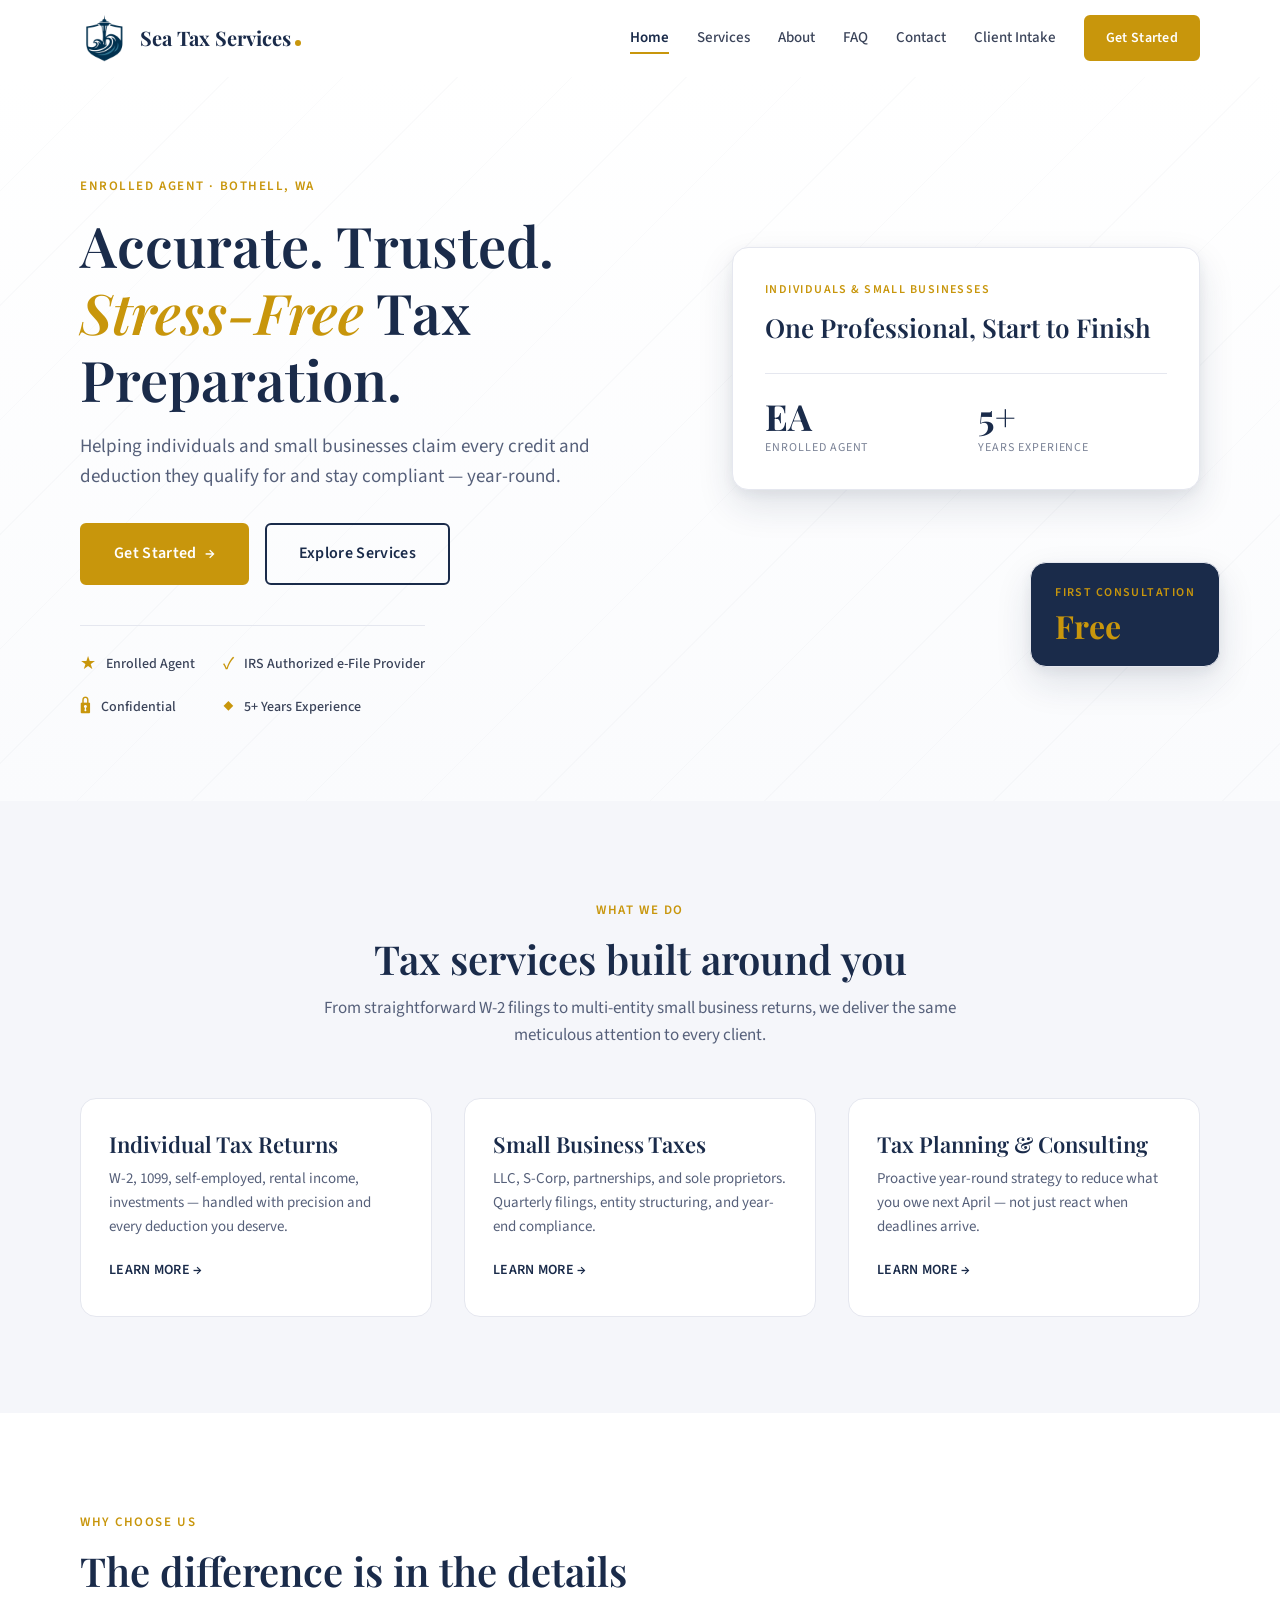
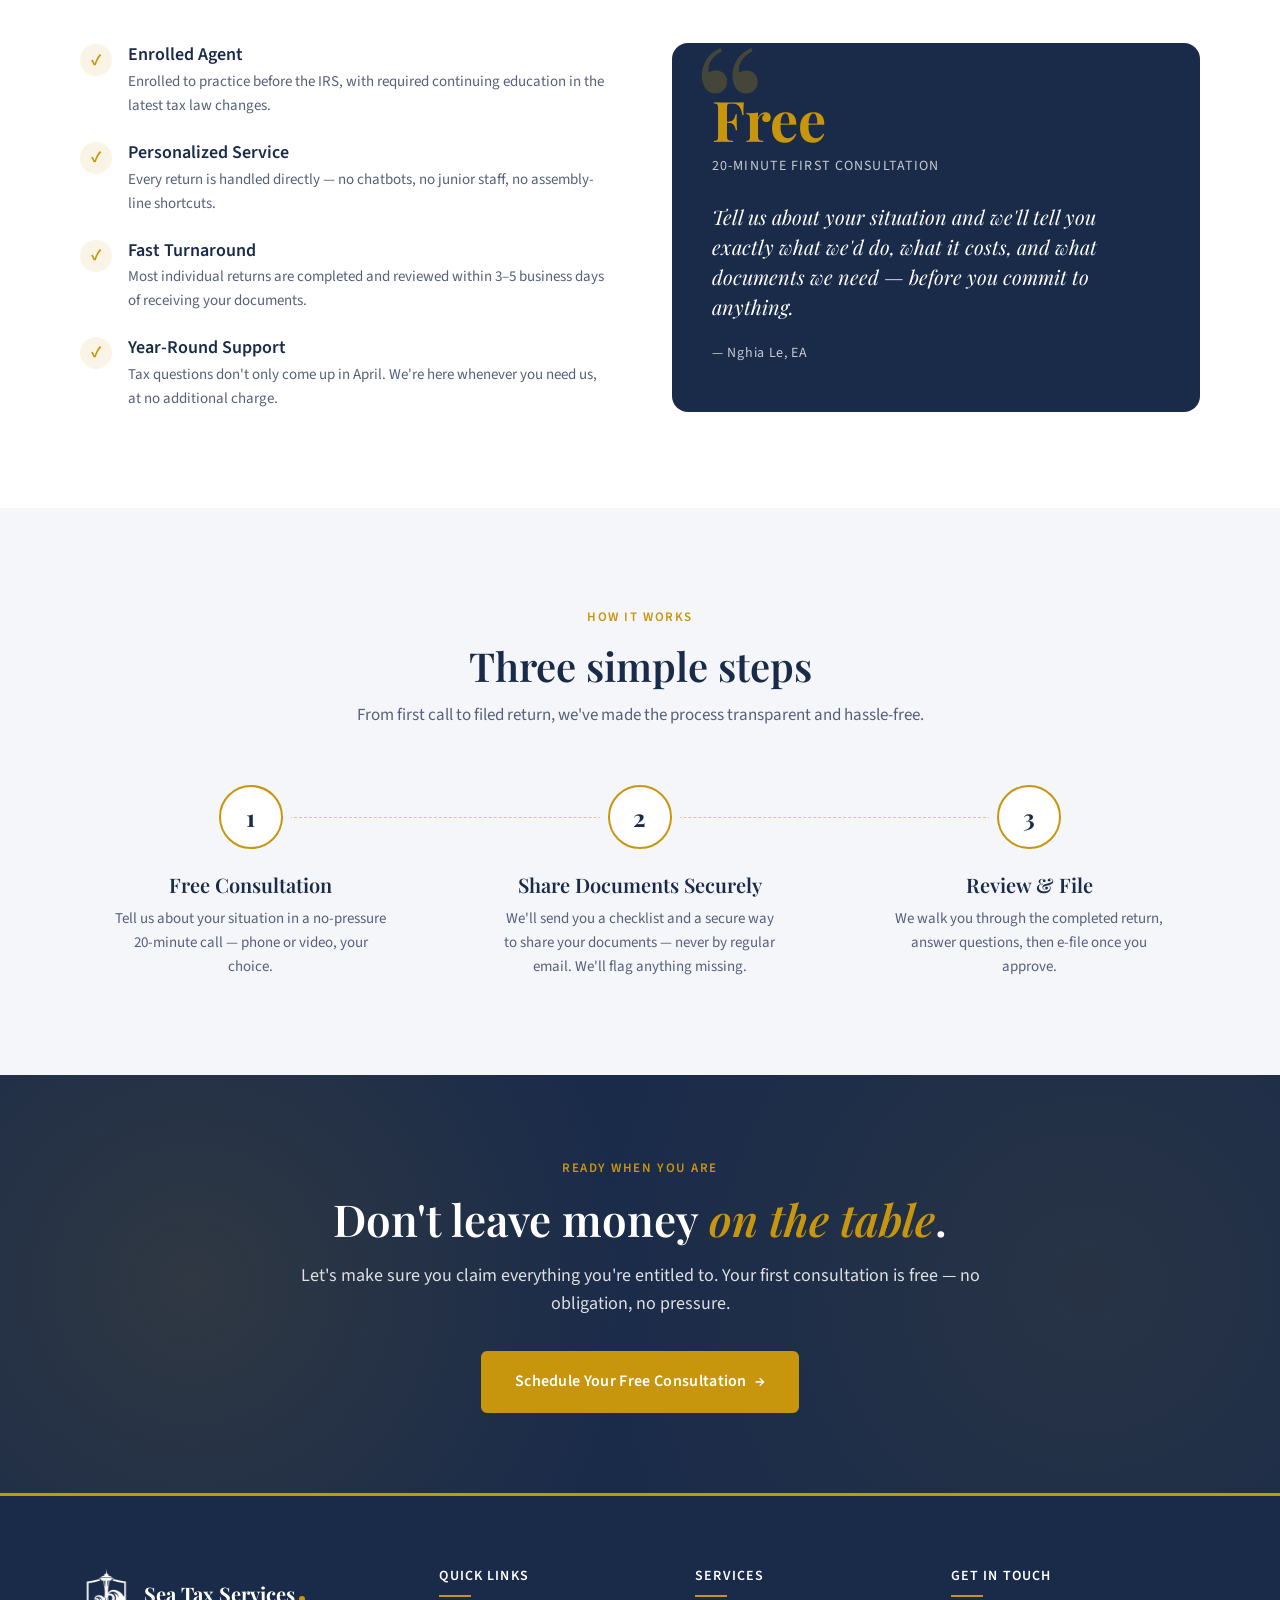
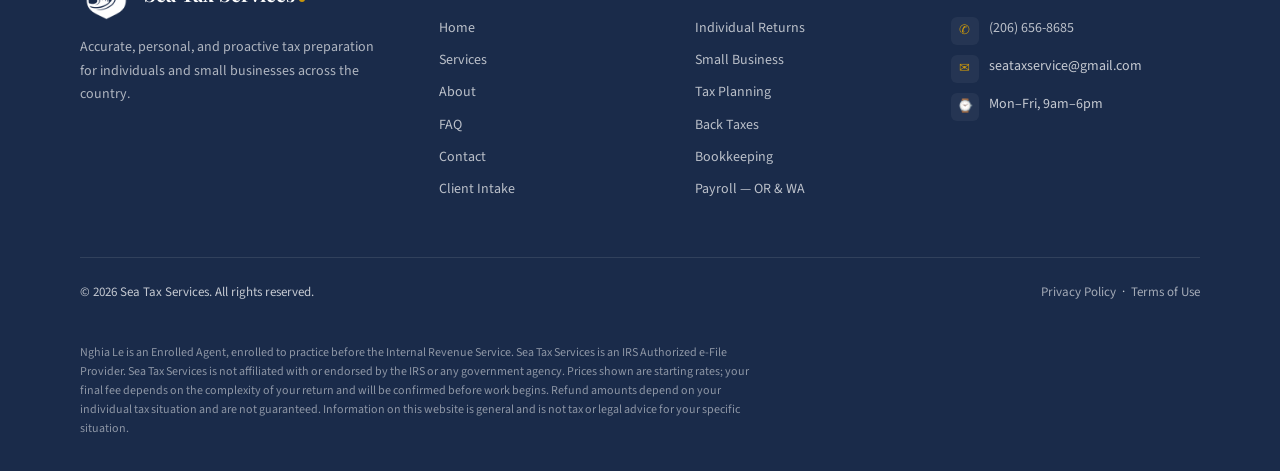
<file: index.html>
<!DOCTYPE html>
<html lang="en">
<head>
  <meta charset="UTF-8" />
  <meta name="viewport" content="width=device-width, initial-scale=1.0" />
  <title>Sea Tax Services — Accurate. Trusted. Stress-Free Tax Preparation.</title>
  <meta name="description" content="Professional tax preparation for individuals and small businesses. Enrolled Agent and IRS Authorized e-File Provider with 5+ years of experience. Schedule your free consultation today." />
  <meta name="keywords" content="tax preparation, tax filing, small business taxes, individual tax returns, tax planning, enrolled agent, IRS authorized" />
  <meta property="og:type" content="website" />
  <meta property="og:url" content="https://seataxservices.com/" />
  <meta property="og:title" content="Sea Tax Services — Professional Tax Preparation" />
  <meta property="og:description" content="Accurate, trusted, stress-free tax preparation for individuals and small businesses." />
  <meta property="og:image" content="https://seataxservices.com/images/Nghia.png" />
  <meta name="twitter:card" content="summary_large_image" />
  <meta name="twitter:title" content="Sea Tax Services — Professional Tax Preparation" />
  <meta name="twitter:description" content="Accurate, trusted, stress-free tax preparation for individuals and small businesses." />
  <meta name="twitter:image" content="https://seataxservices.com/images/Nghia.png" />
  <link rel="canonical" href="https://seataxservices.com/" />
  <script type="application/ld+json">
  {
    "@context": "https://schema.org",
    "@type": "AccountingService",
    "name": "Sea Tax Services",
    "url": "https://seataxservices.com",
    "logo": "https://seataxservices.com/images/logo-company.png",
    "image": "https://seataxservices.com/images/Nghia.png",
    "description": "Professional tax preparation for individuals and small businesses. Enrolled Agent and IRS Authorized e-File Provider, 5+ years of experience.",
    "telephone": "+12066568685",
    "email": "seataxservice@gmail.com",
    "priceRange": "$150 - $750",
    "openingHours": "Mo-Fr 09:00-18:00",
    "areaServed": "US",
    "employee": {
      "@type": "Person",
      "name": "Nghia Le",
      "jobTitle": "Enrolled Agent"
    },
    "hasOfferCatalog": {
      "@type": "OfferCatalog",
      "name": "Tax Services",
      "itemListElement": [
        { "@type": "Offer", "itemOffered": { "@type": "Service", "name": "Individual Tax Returns" } },
        { "@type": "Offer", "itemOffered": { "@type": "Service", "name": "Small Business Taxes" } },
        { "@type": "Offer", "itemOffered": { "@type": "Service", "name": "Tax Planning & Consulting" } },
        { "@type": "Offer", "itemOffered": { "@type": "Service", "name": "Back Taxes & IRS Issues" } },
        { "@type": "Offer", "itemOffered": { "@type": "Service", "name": "Bookkeeping" } },
        { "@type": "Offer", "itemOffered": { "@type": "Service", "name": "Payroll Services" } }
      ]
    },
    "sameAs": ["https://letrongnghia15.github.io/personal-tax-website/"]
  }
  </script>
  <link rel="icon" type="image/svg+xml" href="data:image/svg+xml,%3Csvg xmlns='http://www.w3.org/2000/svg' viewBox='0 0 32 32'%3E%3Crect width='32' height='32' rx='6' fill='%231A2B4A'/%3E%3Ctext x='50%25' y='55%25' font-family='Georgia,serif' font-size='20' font-weight='700' fill='%23C8960C' text-anchor='middle' dominant-baseline='middle'%3ES%3C/text%3E%3C/svg%3E" />
  <link rel="preconnect" href="https://fonts.googleapis.com" />
  <link rel="preconnect" href="https://fonts.gstatic.com" crossorigin />
  <link href="https://fonts.googleapis.com/css2?family=Playfair+Display:ital,wght@0,400;0,600;0,700;1,400;1,600&family=Source+Sans+3:wght@300;400;500;600;700&display=swap" rel="stylesheet" />
  <link rel="stylesheet" href="css/style.css" />
</head>
<body>
  <header class="site-header" id="site-header">
    <div class="container">
      <nav class="nav" aria-label="Primary">
        <a href="index.html" class="logo" aria-label="Sea Tax Services home">
          <img src="images/logo-company.png" alt="Sea Tax Services" class="logo-img" /><span class="logo-name">Sea Tax Services</span>
        </a>
        <button class="nav-toggle" id="nav-toggle" aria-label="Toggle navigation" aria-expanded="false">
          <span></span><span></span><span></span>
        </button>
        <ul class="nav-links" id="nav-links">
          <li><a href="index.html" class="nav-link">Home</a></li>
          <li><a href="services.html" class="nav-link">Services</a></li>
          <li><a href="about.html" class="nav-link">About</a></li>
          <li><a href="faq.html" class="nav-link">FAQ</a></li>
          <li><a href="contact.html" class="nav-link">Contact</a></li>
          <li><a href="intake.html" class="nav-link">Client Intake</a></li>
          <li><a href="intake.html" class="btn btn-primary nav-cta">Get Started</a></li>
        </ul>
      </nav>
    </div>
  </header>
  <main>
    <section class="hero">
      <div class="container">
        <div class="hero-grid">
          <div class="hero-content">
            <div class="hero-text">
              <span class="eyebrow">Enrolled Agent · Bothell, WA</span>
              <h1>Accurate. Trusted. <em>Stress-Free</em> Tax Preparation.</h1>
              <p class="hero-lead">Helping individuals and small businesses claim every credit and deduction they qualify for and stay compliant — year-round.</p>
              <div class="hero-ctas">
                <a href="intake.html" class="btn btn-primary btn-lg btn-arrow">Get Started</a>
                <a href="services.html" class="btn btn-outline btn-lg">Explore Services</a>
              </div>
            </div>
            <ul class="trust-badges">
              <li><span class="trust-badge-icon">★</span> Enrolled Agent</li>
              <li><span class="trust-badge-icon">✓</span> IRS Authorized e-File Provider</li>
              <li><span class="trust-badge-icon">🔒</span> Confidential</li>
              <li><span class="trust-badge-icon">◆</span> 5+ Years Experience</li>
            </ul>
          </div>
          <div class="hero-visual" aria-hidden="true">
            <div class="hero-card hero-card-main">
              <div class="hero-card-label">Individuals &amp; Small Businesses</div>
              <div class="hero-card-title">One Professional, Start to Finish</div>
              <div class="hero-card-stats">
                <div>
                  <div class="hero-stat-value">EA</div>
                  <div class="hero-stat-label">Enrolled Agent</div>
                </div>
                <div>
                  <div class="hero-stat-value">5+</div>
                  <div class="hero-stat-label">Years Experience</div>
                </div>
              </div>
            </div>
            <div class="hero-card hero-card-float">
              <div class="hero-card-label">First Consultation</div>
              <div class="hero-stat-value" style="color: var(--color-gold); font-size: 32px;">Free</div>
            </div>
          </div>
        </div>
      </div>
    </section>
    <section class="section-alt">
      <div class="container">
        <div class="section-header">
          <span class="eyebrow">What We Do</span>
          <h2 class="section-title">Tax services built around you</h2>
          <p class="section-subtitle">From straightforward W-2 filings to multi-entity small business returns, we deliver the same meticulous attention to every client.</p>
        </div>
        <div class="services-grid">
          <article class="service-card fade-in">
            <h3>Individual Tax Returns</h3>
            <p>W-2, 1099, self-employed, rental income, investments — handled with precision and every deduction you deserve.</p>
            <a href="services.html" class="service-link">Learn more →</a>
          </article>
          <article class="service-card fade-in delay-1">
            <h3>Small Business Taxes</h3>
            <p>LLC, S-Corp, partnerships, and sole proprietors. Quarterly filings, entity structuring, and year-end compliance.</p>
            <a href="services.html" class="service-link">Learn more →</a>
          </article>
          <article class="service-card fade-in delay-2">
            <h3>Tax Planning &amp; Consulting</h3>
            <p>Proactive year-round strategy to reduce what you owe next April — not just react when deadlines arrive.</p>
            <a href="services.html" class="service-link">Learn more →</a>
          </article>
        </div>
      </div>
    </section>
    <section>
      <div class="container">
        <div class="section-header" style="text-align:left; margin-left:0;">
          <span class="eyebrow">Why Choose Us</span>
          <h2 class="section-title">The difference is in the details</h2>
        </div>
        <div class="why-us-grid">
          <ul class="why-list">
            <li class="why-item fade-in">
              <span class="why-check">✓</span>
              <div>
                <h4>Enrolled Agent</h4>
                <p>Enrolled to practice before the IRS, with required continuing education in the latest tax law changes.</p>
              </div>
            </li>
            <li class="why-item fade-in delay-1">
              <span class="why-check">✓</span>
              <div>
                <h4>Personalized Service</h4>
                <p>Every return is handled directly — no chatbots, no junior staff, no assembly-line shortcuts.</p>
              </div>
            </li>
            <li class="why-item fade-in delay-2">
              <span class="why-check">✓</span>
              <div>
                <h4>Fast Turnaround</h4>
                <p>Most individual returns are completed and reviewed within 3–5 business days of receiving your documents.</p>
              </div>
            </li>
            <li class="why-item fade-in delay-3">
              <span class="why-check">✓</span>
              <div>
                <h4>Year-Round Support</h4>
                <p>Tax questions don't only come up in April. We're here whenever you need us, at no additional charge.</p>
              </div>
            </li>
          </ul>
          <aside class="quote-callout fade-in">
            <div class="quote-stat">Free</div>
            <div class="quote-stat-label">20-minute first consultation</div>
            <p class="quote-text">Tell us about your situation and we'll tell you exactly what we'd do, what it costs, and what documents we need — before you commit to anything.</p>
            <div class="quote-author">— Nghia Le, EA</div>
          </aside>
        </div>
      </div>
    </section>
    <section class="section-alt">
      <div class="container">
        <div class="section-header">
          <span class="eyebrow">How It Works</span>
          <h2 class="section-title">Three simple steps</h2>
          <p class="section-subtitle">From first call to filed return, we've made the process transparent and hassle-free.</p>
        </div>
        <div class="steps">
          <div class="step fade-in">
            <div class="step-number">1</div>
            <h3>Free Consultation</h3>
            <p>Tell us about your situation in a no-pressure 20-minute call — phone or video, your choice.</p>
          </div>
          <div class="step fade-in delay-1">
            <div class="step-number">2</div>
            <h3>Share Documents Securely</h3>
            <p>We'll send you a checklist and a secure way to share your documents — never by regular email. We'll flag anything missing.</p>
          </div>
          <div class="step fade-in delay-2">
            <div class="step-number">3</div>
            <h3>Review &amp; File</h3>
            <p>We walk you through the completed return, answer questions, then e-file once you approve.</p>
          </div>
        </div>
      </div>
    </section>
    <section class="cta-banner">
      <div class="container">
        <div class="cta-banner-content">
          <span class="eyebrow">Ready When You Are</span>
          <h2>Don't leave money <em>on the table</em>.</h2>
          <p>Let's make sure you claim everything you're entitled to. Your first consultation is free — no obligation, no pressure.</p>
          <a href="contact.html" class="btn btn-primary btn-lg btn-arrow">Schedule Your Free Consultation</a>
        </div>
      </div>
    </section>
  </main>
  <footer class="site-footer">
    <div class="container">
      <div class="footer-grid">
        <div class="footer-brand">
          <a href="index.html" class="logo">
            <img src="images/logo-company.png" alt="Sea Tax Services" class="logo-img" /><span class="logo-name">Sea Tax Services</span>
          </a>
          <p>Accurate, personal, and proactive tax preparation for individuals and small businesses across the country.</p>
        </div>
        <div class="footer-col">
          <h4>Quick Links</h4>
          <ul>
            <li><a href="index.html">Home</a></li>
            <li><a href="services.html">Services</a></li>
            <li><a href="about.html">About</a></li>
            <li><a href="faq.html">FAQ</a></li>
            <li><a href="contact.html">Contact</a></li>
            <li><a href="intake.html">Client Intake</a></li>
          </ul>
        </div>
        <div class="footer-col">
          <h4>Services</h4>
          <ul>
            <li><a href="services.html">Individual Returns</a></li>
            <li><a href="services.html">Small Business</a></li>
            <li><a href="services.html">Tax Planning</a></li>
            <li><a href="services.html">Back Taxes</a></li>
            <li><a href="services.html">Bookkeeping</a></li>
            <li><a href="services.html">Payroll — OR &amp; WA</a></li>
          </ul>
        </div>
        <div class="footer-col">
          <h4>Get in Touch</h4>
          <ul class="footer-contact">
            <li><span class="contact-icon">✆</span><a href="tel:+12066568685">(206) 656-8685</a></li>
            <li><span class="contact-icon">✉</span><span>seataxservice@gmail.com</span></li>
            <li><span class="contact-icon">⌚</span><span>Mon–Fri, 9am–6pm</span></li>
          </ul>
        </div>
      </div>
      <div class="footer-bottom">
        <div>&copy; <span id="current-year">2025</span> Sea Tax Services. All rights reserved.</div>
        <div><a href="privacy.html">Privacy Policy</a> &nbsp;·&nbsp; <a href="terms.html">Terms of Use</a></div>
      </div>
      <p class="footer-disclaimer">Nghia Le is an Enrolled Agent, enrolled to practice before the Internal Revenue Service. Sea Tax Services is an IRS Authorized e-File Provider. Sea Tax Services is not affiliated with or endorsed by the IRS or any government agency. Prices shown are starting rates; your final fee depends on the complexity of your return and will be confirmed before work begins. Refund amounts depend on your individual tax situation and are not guaranteed. Information on this website is general and is not tax or legal advice for your specific situation.</p>
    </div>
  </footer>
  <button class="back-to-top" id="back-to-top" aria-label="Back to top">↑</button>
  <script src="js/main.js"></script>
</body>
</html>
</file>
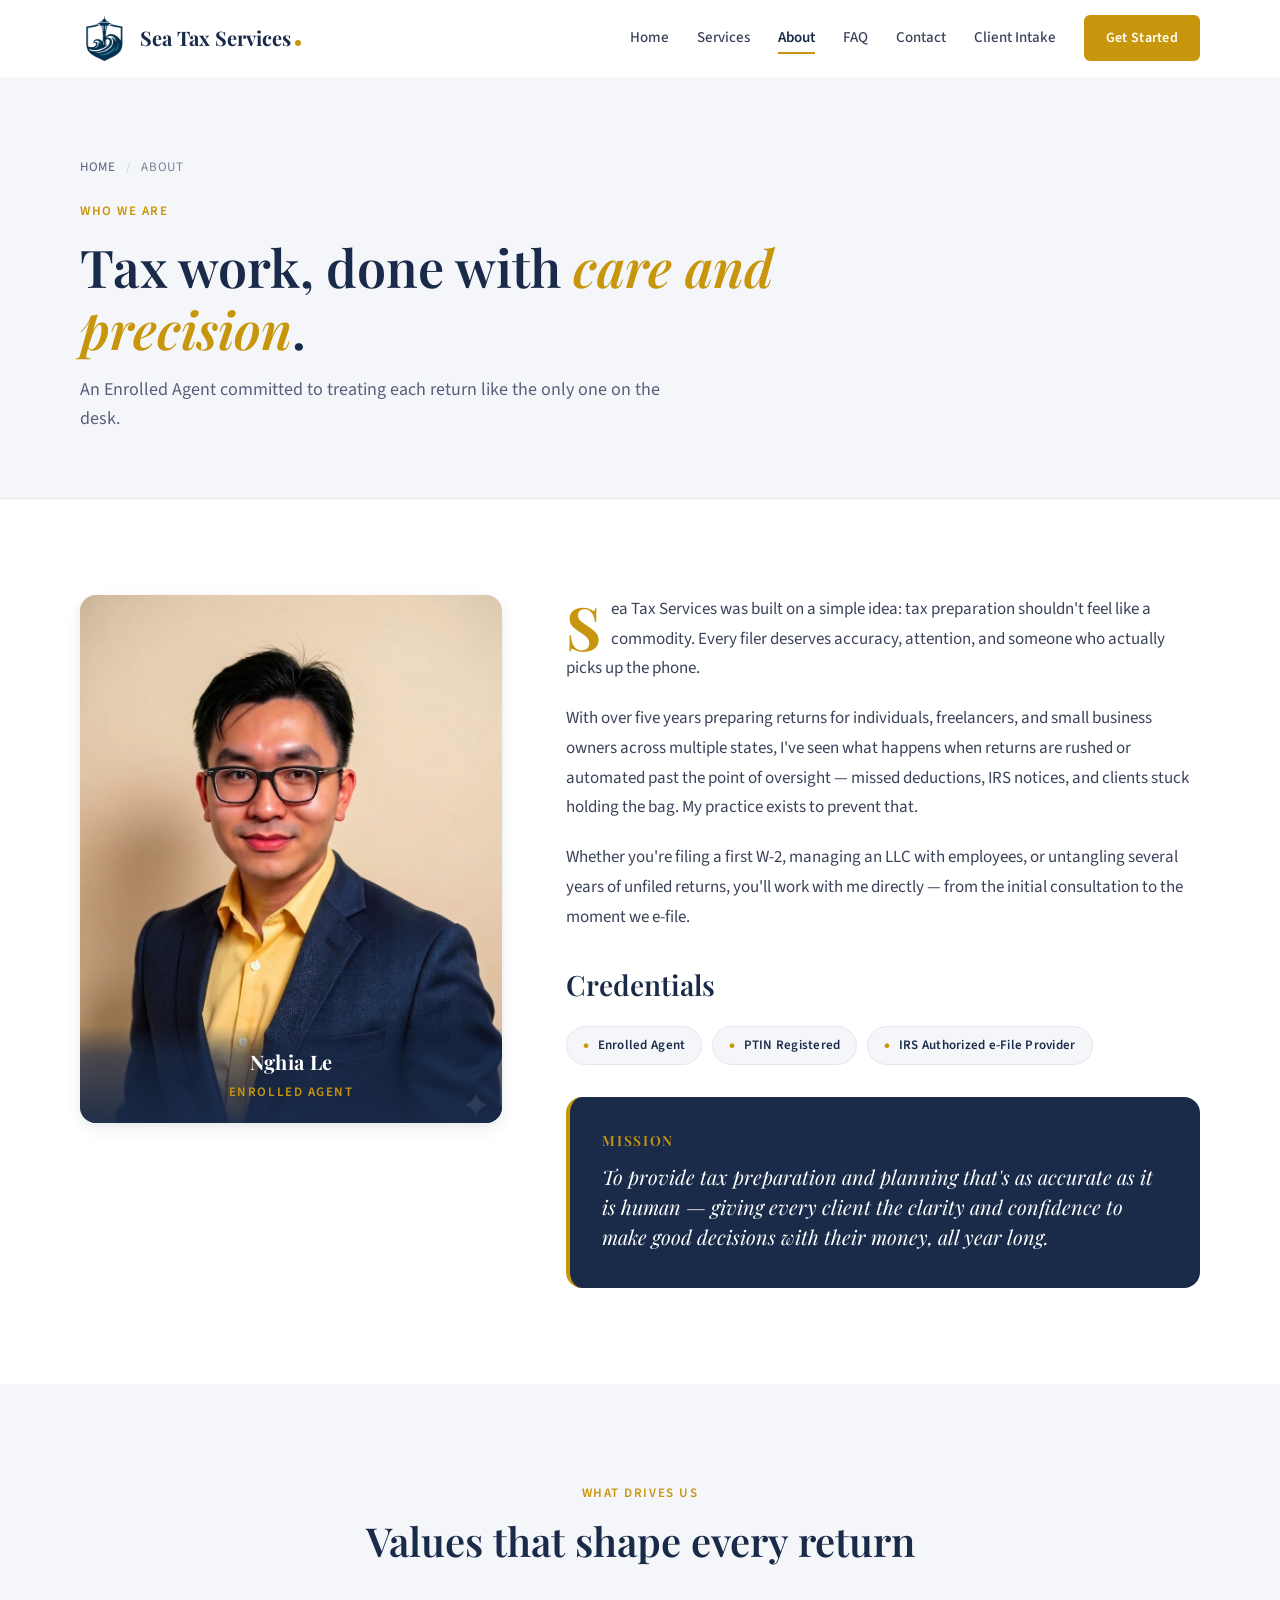
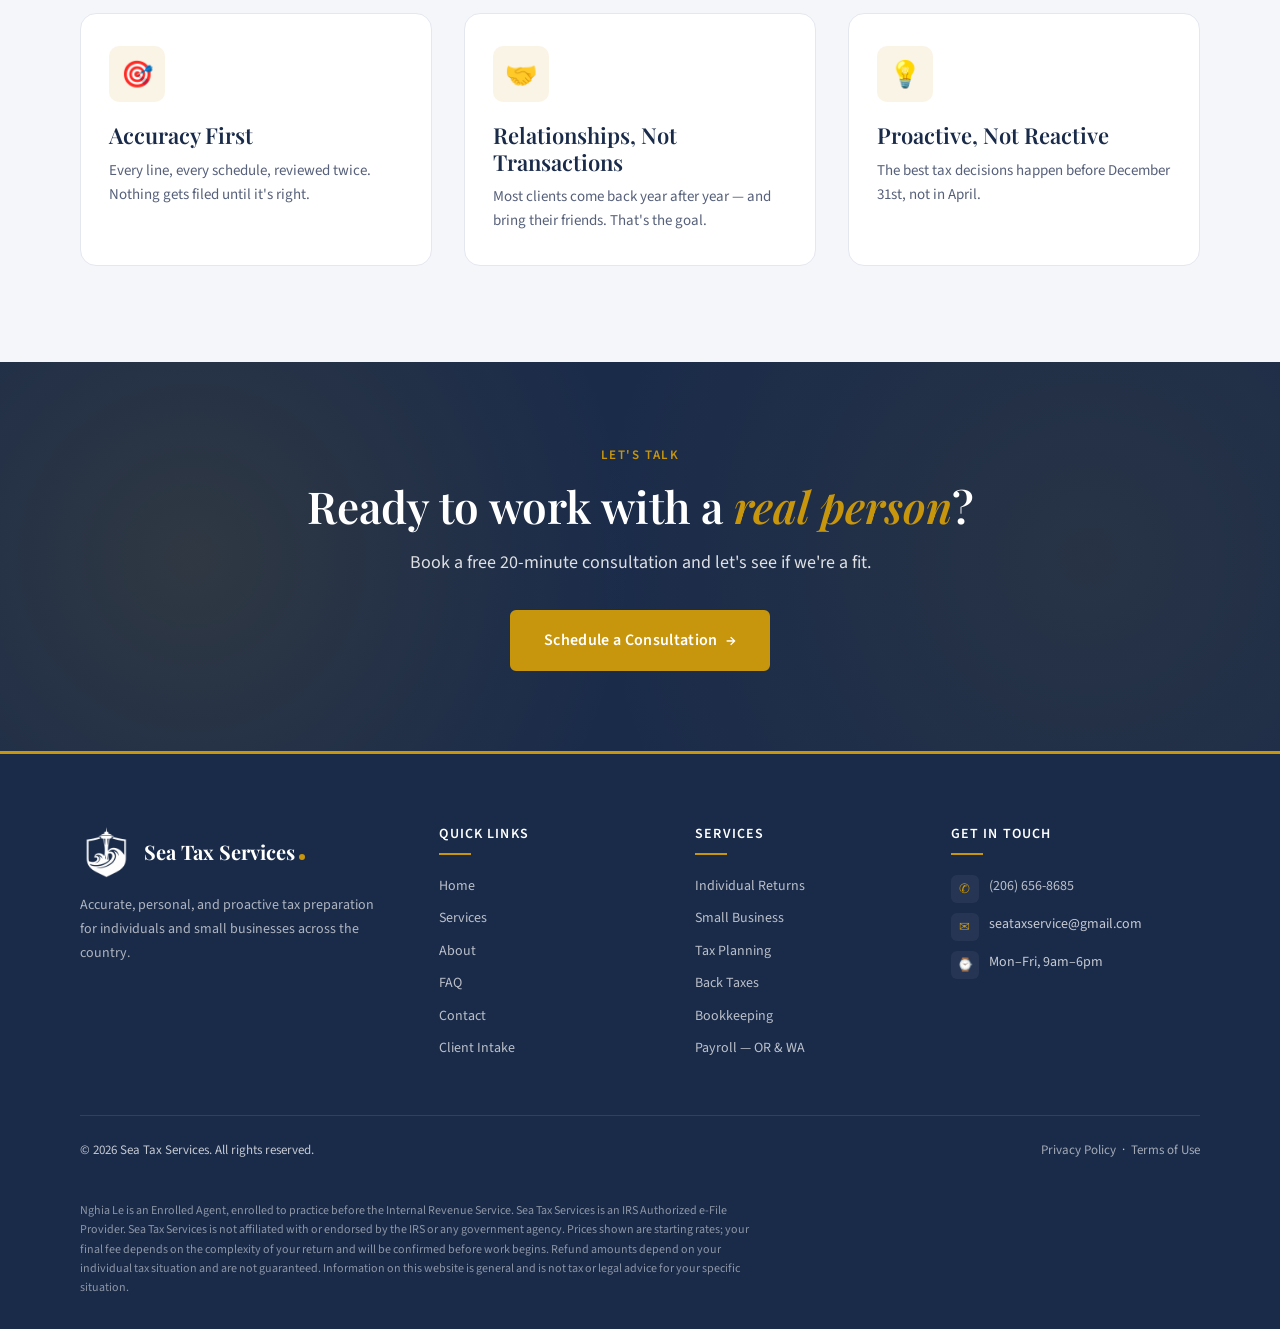
<file: about.html>
<!DOCTYPE html>
<html lang="en">
<head>
  <meta charset="UTF-8" />
  <meta name="viewport" content="width=device-width, initial-scale=1.0" />
  <title>About — Sea Tax Services</title>
  <meta name="description" content="Meet Nghia Le, the Enrolled Agent behind Sea Tax Services. IRS Authorized e-File Provider with 5+ years of experience helping individuals and small businesses." />
  <meta name="keywords" content="enrolled agent, tax preparer credentials, IRS authorized e-file provider, PTIN, about tax preparer" />
  <meta property="og:type" content="website" />
  <meta property="og:url" content="https://seataxservices.com/about.html" />
  <meta property="og:title" content="About — Sea Tax Services" />
  <meta property="og:description" content="Meet Nghia Le, the Enrolled Agent behind Sea Tax Services." />
  <meta property="og:image" content="https://seataxservices.com/images/Nghia.png" />
  <meta name="twitter:card" content="summary_large_image" />
  <meta name="twitter:title" content="About Nghia Le — Enrolled Agent, Sea Tax Services" />
  <meta name="twitter:description" content="Meet Nghia Le, the Enrolled Agent behind Sea Tax Services." />
  <meta name="twitter:image" content="https://seataxservices.com/images/Nghia.png" />
  <link rel="canonical" href="https://seataxservices.com/about.html" />
  <link rel="icon" type="image/svg+xml" href="data:image/svg+xml,%3Csvg xmlns='http://www.w3.org/2000/svg' viewBox='0 0 32 32'%3E%3Crect width='32' height='32' rx='6' fill='%231A2B4A'/%3E%3Ctext x='50%25' y='55%25' font-family='Georgia,serif' font-size='20' font-weight='700' fill='%23C8960C' text-anchor='middle' dominant-baseline='middle'%3ES%3C/text%3E%3C/svg%3E" />
  <link rel="preconnect" href="https://fonts.googleapis.com" />
  <link rel="preconnect" href="https://fonts.gstatic.com" crossorigin />
  <link href="https://fonts.googleapis.com/css2?family=Playfair+Display:ital,wght@0,400;0,600;0,700;1,400;1,600&family=Source+Sans+3:wght@300;400;500;600;700&display=swap" rel="stylesheet" />
  <link rel="stylesheet" href="css/style.css" />
</head>
<body>
  <header class="site-header" id="site-header">
    <div class="container">
      <nav class="nav" aria-label="Primary">
        <a href="index.html" class="logo"><img src="images/logo-company.png" alt="Sea Tax Services" class="logo-img" /><span class="logo-name">Sea Tax Services</span></a>
        <button class="nav-toggle" id="nav-toggle" aria-label="Toggle navigation" aria-expanded="false"><span></span><span></span><span></span></button>
        <ul class="nav-links" id="nav-links">
          <li><a href="index.html" class="nav-link">Home</a></li>
          <li><a href="services.html" class="nav-link">Services</a></li>
          <li><a href="about.html" class="nav-link">About</a></li>
          <li><a href="faq.html" class="nav-link">FAQ</a></li>
          <li><a href="contact.html" class="nav-link">Contact</a></li>
          <li><a href="intake.html" class="nav-link">Client Intake</a></li>
          <li><a href="intake.html" class="btn btn-primary nav-cta">Get Started</a></li>
        </ul>
      </nav>
    </div>
  </header>
  <main>
    <section class="page-hero">
      <div class="container">
        <div class="page-hero-inner">
          <div class="breadcrumb"><a href="index.html">Home</a><span class="breadcrumb-sep">/</span>About</div>
          <span class="eyebrow">Who We Are</span>
          <h1>Tax work, done with <em>care and precision</em>.</h1>
          <p>An Enrolled Agent committed to treating each return like the only one on the desk.</p>
        </div>
      </div>
    </section>
    <section>
      <div class="container">
        <div class="about-grid">
          <div class="about-photo fade-in">
            <img src="images/Nghia.png" alt="Nghia Le, Enrolled Agent" />
            <div class="about-photo-caption">
              <div class="about-photo-name">Nghia Le</div>
              <div class="about-photo-title">Enrolled Agent</div>
            </div>
          </div>
          <div class="about-body">
            <p class="lead">Sea Tax Services was built on a simple idea: tax preparation shouldn't feel like a commodity. Every filer deserves accuracy, attention, and someone who actually picks up the phone.</p>
            <p>With over five years preparing returns for individuals, freelancers, and small business owners across multiple states, I've seen what happens when returns are rushed or automated past the point of oversight — missed deductions, IRS notices, and clients stuck holding the bag. My practice exists to prevent that.</p>
            <p>Whether you're filing a first W-2, managing an LLC with employees, or untangling several years of unfiled returns, you'll work with me directly — from the initial consultation to the moment we e-file.</p>

            <h2>Credentials</h2>
            <div class="credential-badges">
              <span class="credential-pill">Enrolled Agent</span>
              <span class="credential-pill">PTIN Registered</span>
              <span class="credential-pill">IRS Authorized e-File Provider</span>
            </div>

            <div class="mission-box">
              <h3>Mission</h3>
              <p>To provide tax preparation and planning that's as accurate as it is human — giving every client the clarity and confidence to make good decisions with their money, all year long.</p>
            </div>
          </div>
        </div>
      </div>
    </section>
    <section class="section-alt">
      <div class="container">
        <div class="section-header">
          <span class="eyebrow">What Drives Us</span>
          <h2 class="section-title">Values that shape every return</h2>
        </div>
        <div class="services-grid">
          <article class="service-card fade-in">
            <div class="service-icon">🎯</div>
            <h3>Accuracy First</h3>
            <p>Every line, every schedule, reviewed twice. Nothing gets filed until it's right.</p>
          </article>
          <article class="service-card fade-in delay-1">
            <div class="service-icon">🤝</div>
            <h3>Relationships, Not Transactions</h3>
            <p>Most clients come back year after year — and bring their friends. That's the goal.</p>
          </article>
          <article class="service-card fade-in delay-2">
            <div class="service-icon">💡</div>
            <h3>Proactive, Not Reactive</h3>
            <p>The best tax decisions happen before December 31st, not in April.</p>
          </article>
        </div>
      </div>
    </section>
    <section class="cta-banner">
      <div class="container">
        <div class="cta-banner-content">
          <span class="eyebrow">Let's Talk</span>
          <h2>Ready to work with a <em>real person</em>?</h2>
          <p>Book a free 20-minute consultation and let's see if we're a fit.</p>
          <a href="contact.html" class="btn btn-primary btn-lg btn-arrow">Schedule a Consultation</a>
        </div>
      </div>
    </section>
  </main>
  <footer class="site-footer">
    <div class="container">
      <div class="footer-grid">
        <div class="footer-brand">
          <a href="index.html" class="logo"><img src="images/logo-company.png" alt="Sea Tax Services" class="logo-img" /><span class="logo-name">Sea Tax Services</span></a>
          <p>Accurate, personal, and proactive tax preparation for individuals and small businesses across the country.</p>
        </div>
        <div class="footer-col">
          <h4>Quick Links</h4>
          <ul>
            <li><a href="index.html">Home</a></li>
            <li><a href="services.html">Services</a></li>
            <li><a href="about.html">About</a></li>
            <li><a href="faq.html">FAQ</a></li>
            <li><a href="contact.html">Contact</a></li>
            <li><a href="intake.html">Client Intake</a></li>
          </ul>
        </div>
        <div class="footer-col">
          <h4>Services</h4>
          <ul>
            <li><a href="services.html">Individual Returns</a></li>
            <li><a href="services.html">Small Business</a></li>
            <li><a href="services.html">Tax Planning</a></li>
            <li><a href="services.html">Back Taxes</a></li>
            <li><a href="services.html">Bookkeeping</a></li>
            <li><a href="services.html">Payroll — OR &amp; WA</a></li>
          </ul>
        </div>
        <div class="footer-col">
          <h4>Get in Touch</h4>
          <ul class="footer-contact">
            <li><span class="contact-icon">✆</span><a href="tel:+12066568685">(206) 656-8685</a></li>
            <li><span class="contact-icon">✉</span><span>seataxservice@gmail.com</span></li>
            <li><span class="contact-icon">⌚</span><span>Mon–Fri, 9am–6pm</span></li>
          </ul>
        </div>
      </div>
      <div class="footer-bottom">
        <div>&copy; <span id="current-year">2025</span> Sea Tax Services. All rights reserved.</div>
        <div><a href="privacy.html">Privacy Policy</a> &nbsp;·&nbsp; <a href="terms.html">Terms of Use</a></div>
      </div>
      <p class="footer-disclaimer">Nghia Le is an Enrolled Agent, enrolled to practice before the Internal Revenue Service. Sea Tax Services is an IRS Authorized e-File Provider. Sea Tax Services is not affiliated with or endorsed by the IRS or any government agency. Prices shown are starting rates; your final fee depends on the complexity of your return and will be confirmed before work begins. Refund amounts depend on your individual tax situation and are not guaranteed. Information on this website is general and is not tax or legal advice for your specific situation.</p>
    </div>
  </footer>
  <button class="back-to-top" id="back-to-top" aria-label="Back to top">↑</button>
  <script src="js/main.js"></script>
</body>
</html>
</file>
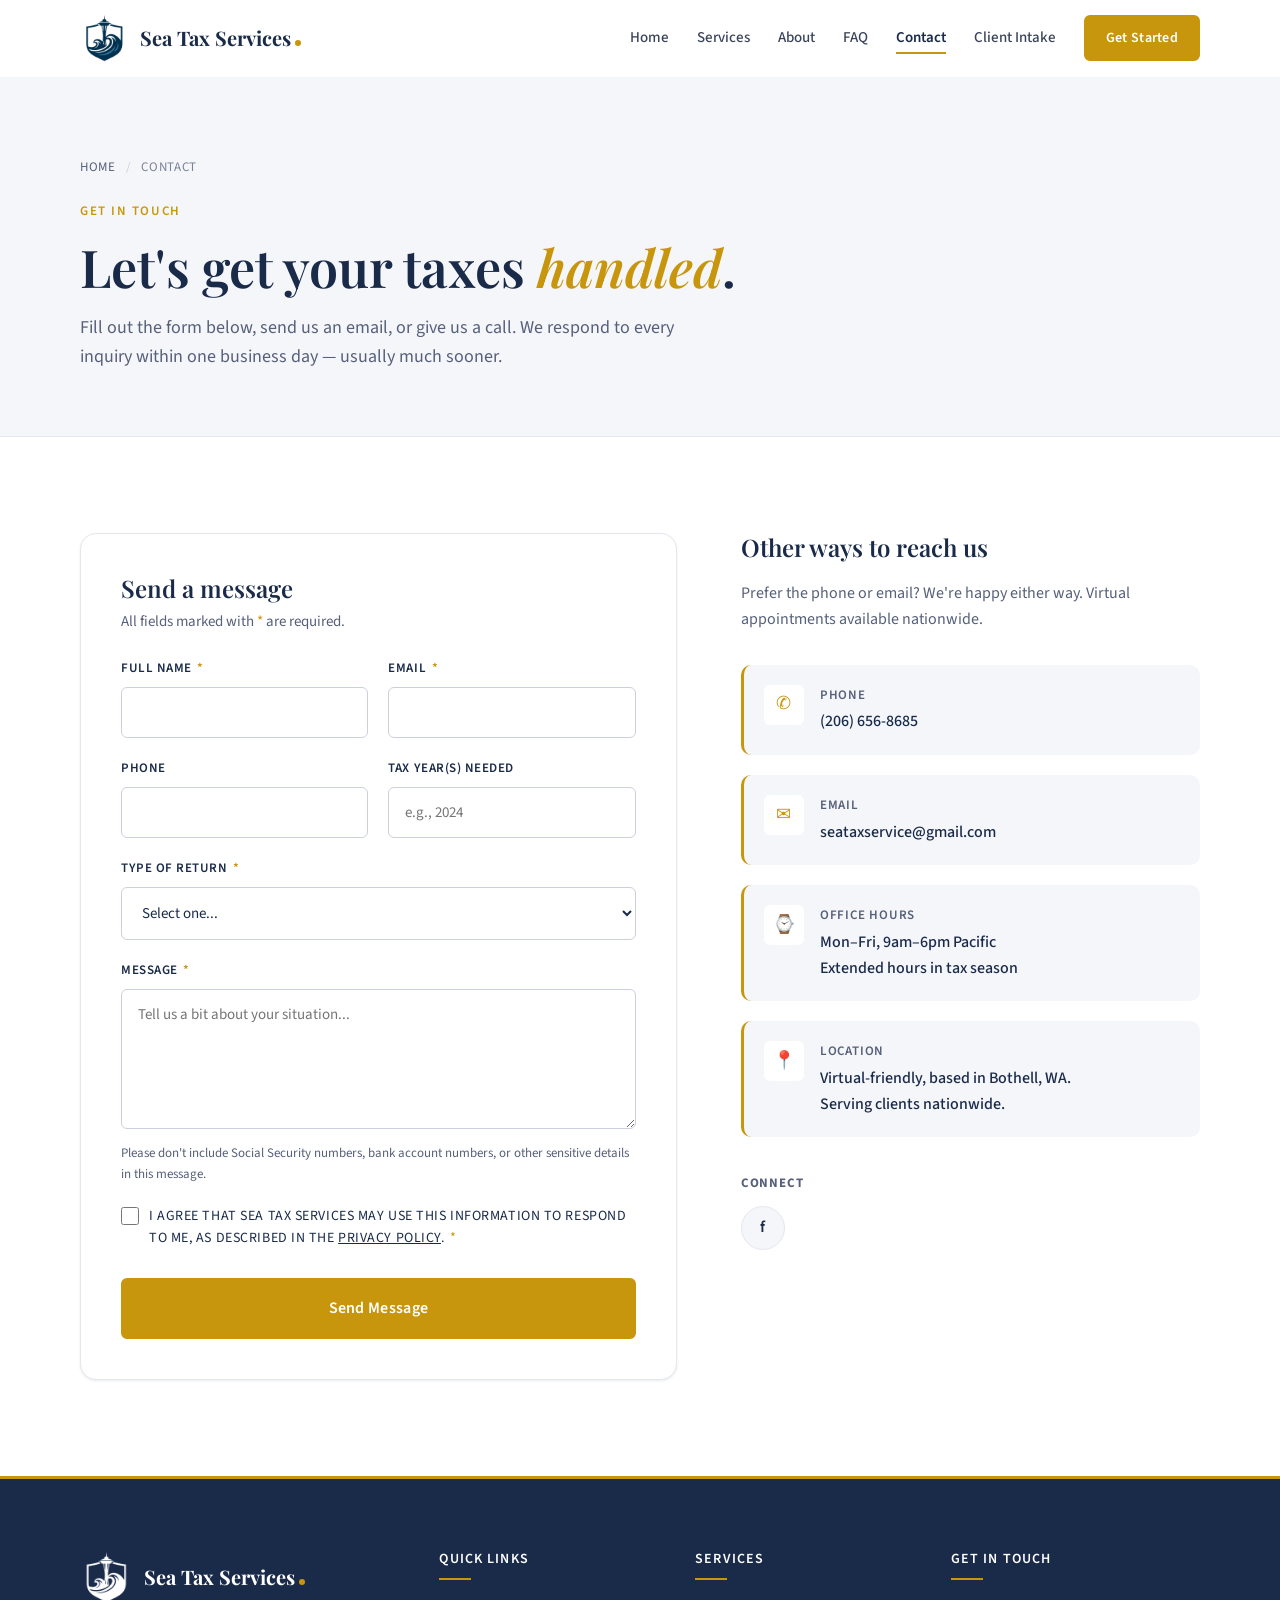
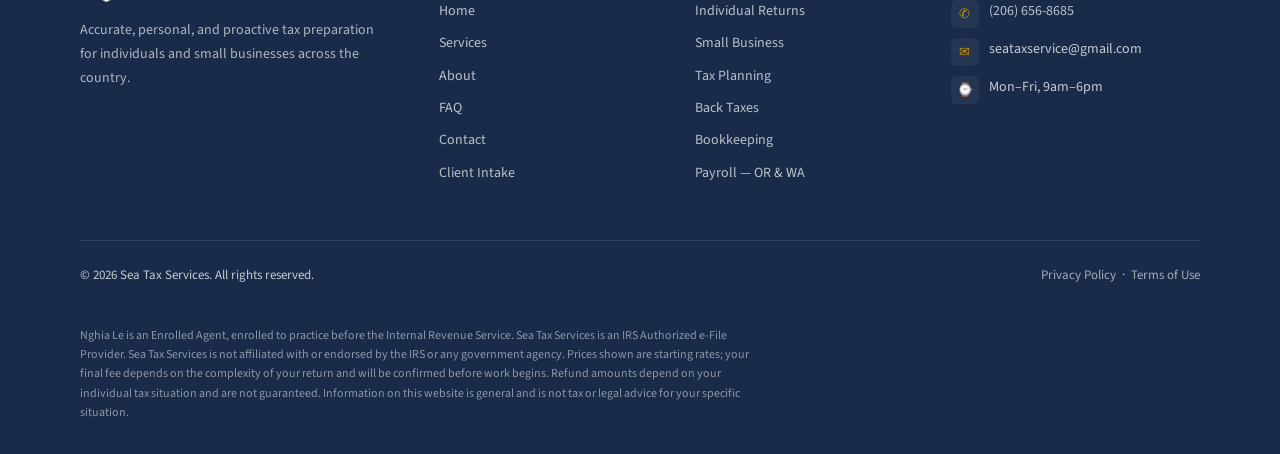
<file: contact.html>
<!DOCTYPE html>
<html lang="en">
<head>
  <meta charset="UTF-8" />
  <meta name="viewport" content="width=device-width, initial-scale=1.0" />
  <title>Contact — Sea Tax Services</title>
  <meta name="description" content="Get in touch with Sea Tax Services for a free tax consultation. Phone, email, and secure contact form. Virtual appointments available nationwide." />
  <meta name="keywords" content="contact tax preparer, free tax consultation, schedule tax appointment, tax advisor" />
  <meta property="og:type" content="website" />
  <meta property="og:url" content="https://seataxservices.com/contact.html" />
  <meta property="og:title" content="Contact — Sea Tax Services" />
  <meta property="og:description" content="Get in touch for a free consultation. Same-business-day response." />
  <meta property="og:image" content="https://seataxservices.com/images/Nghia.png" />
  <meta name="twitter:card" content="summary_large_image" />
  <meta name="twitter:title" content="Contact — Sea Tax Services" />
  <meta name="twitter:description" content="Get in touch for a free consultation. Same-business-day response." />
  <meta name="twitter:image" content="https://seataxservices.com/images/Nghia.png" />
  <link rel="canonical" href="https://seataxservices.com/contact.html" />
  <link rel="icon" type="image/svg+xml" href="data:image/svg+xml,%3Csvg xmlns='http://www.w3.org/2000/svg' viewBox='0 0 32 32'%3E%3Crect width='32' height='32' rx='6' fill='%231A2B4A'/%3E%3Ctext x='50%25' y='55%25' font-family='Georgia,serif' font-size='20' font-weight='700' fill='%23C8960C' text-anchor='middle' dominant-baseline='middle'%3ES%3C/text%3E%3C/svg%3E" />
  <link rel="preconnect" href="https://fonts.googleapis.com" />
  <link rel="preconnect" href="https://fonts.gstatic.com" crossorigin />
  <link href="https://fonts.googleapis.com/css2?family=Playfair+Display:ital,wght@0,400;0,600;0,700;1,400;1,600&family=Source+Sans+3:wght@300;400;500;600;700&display=swap" rel="stylesheet" />
  <link rel="stylesheet" href="css/style.css" />
</head>
<body>
  <header class="site-header" id="site-header">
    <div class="container">
      <nav class="nav" aria-label="Primary">
        <a href="index.html" class="logo"><img src="images/logo-company.png" alt="Sea Tax Services" class="logo-img" /><span class="logo-name">Sea Tax Services</span></a>
        <button class="nav-toggle" id="nav-toggle" aria-label="Toggle navigation" aria-expanded="false"><span></span><span></span><span></span></button>
        <ul class="nav-links" id="nav-links">
          <li><a href="index.html" class="nav-link">Home</a></li>
          <li><a href="services.html" class="nav-link">Services</a></li>
          <li><a href="about.html" class="nav-link">About</a></li>
          <li><a href="faq.html" class="nav-link">FAQ</a></li>
          <li><a href="contact.html" class="nav-link">Contact</a></li>
          <li><a href="intake.html" class="nav-link">Client Intake</a></li>
          <li><a href="intake.html" class="btn btn-primary nav-cta">Get Started</a></li>
        </ul>
      </nav>
    </div>
  </header>
  <main>
    <section class="page-hero">
      <div class="container">
        <div class="page-hero-inner">
          <div class="breadcrumb"><a href="index.html">Home</a><span class="breadcrumb-sep">/</span>Contact</div>
          <span class="eyebrow">Get in Touch</span>
          <h1>Let's get your taxes <em>handled</em>.</h1>
          <p>Fill out the form below, send us an email, or give us a call. We respond to every inquiry within one business day — usually much sooner.</p>
        </div>
      </div>
    </section>
    <section>
      <div class="container">
        <div class="contact-grid">
          <form class="contact-form" id="contact-form" action="https://api.web3forms.com/submit" method="post" novalidate>
            <input type="hidden" name="access_key" value="7d92ef18-41e4-4e6f-b4eb-3e315d62618f" />
            <input type="hidden" name="subject" value="New Contact — Sea Tax Services" />
            <input type="hidden" name="from_name" value="Sea Tax Services Website" />
            <h2 style="font-family: var(--font-heading); font-size: 24px; margin-bottom: 8px;">Send a message</h2>
            <p style="color: var(--color-gray-600); margin-bottom: 24px; font-size: 15px;">All fields marked with <span style="color: var(--color-gold);">*</span> are required.</p>
            <div class="form-row">
              <div class="form-field">
                <label for="name">Full Name <span class="required">*</span></label>
                <input type="text" id="name" name="name" required autocomplete="name" />
                <span class="form-error">Please enter your full name.</span>
              </div>
              <div class="form-field">
                <label for="email">Email <span class="required">*</span></label>
                <input type="email" id="email" name="email" required autocomplete="email" />
                <span class="form-error">Please enter a valid email address.</span>
              </div>
            </div>
            <div class="form-row">
              <div class="form-field">
                <label for="phone">Phone</label>
                <input type="tel" id="phone" name="phone" autocomplete="tel" />
                <span class="form-error">Please enter a valid phone number.</span>
              </div>
              <div class="form-field">
                <label for="tax-year">Tax Year(s) Needed</label>
                <input type="text" id="tax-year" name="tax-year" placeholder="e.g., 2024" />
              </div>
            </div>
            <div class="form-field">
              <label for="return-type">Type of Return <span class="required">*</span></label>
              <select id="return-type" name="return-type" required>
                <option value="">Select one...</option>
                <option value="individual-simple">Individual — Simple (W-2 only)</option>
                <option value="individual-standard">Individual — Standard (itemized / self-employed)</option>
                <option value="individual-premium">Individual — Premium (multi-state / rental / K-1)</option>
                <option value="small-business-llc">Small Business — LLC</option>
                <option value="small-business-scorp">Small Business — S-Corp</option>
                <option value="small-business-partnership">Small Business — Partnership</option>
                <option value="back-taxes">Back Taxes / IRS Issue</option>
                <option value="planning">Tax Planning / Consulting</option>
                <option value="bookkeeping">Bookkeeping</option>
                <option value="payroll">Payroll Services — OR &amp; WA</option>
                <option value="other">Other / Not Sure</option>
              </select>
              <span class="form-error">Please select the type of return.</span>
            </div>
            <div class="form-field">
              <label for="message">Message <span class="required">*</span></label>
              <textarea id="message" name="message" required placeholder="Tell us a bit about your situation..."></textarea>
              <span class="form-error">Please include a brief message.</span>
              <p style="font-size: 13px; color: var(--color-gray-600); margin-top: 6px;">Please don't include Social Security numbers, bank account numbers, or other sensitive details in this message.</p>
            </div>
            <input type="checkbox" name="botcheck" style="display:none" tabindex="-1" autocomplete="off" />
            <div class="form-field">
              <label style="display:flex; gap:10px; align-items:flex-start; font-weight:400; font-size:14px; cursor:pointer;">
                <input type="checkbox" id="consent" name="privacy_consent" value="Agreed to Privacy Policy" required style="width:18px; height:18px; margin-top:2px; flex-shrink:0;" />
                <span>I agree that Sea Tax Services may use this information to respond to me, as described in the <a href="privacy.html" target="_blank" rel="noopener" style="text-decoration:underline;">Privacy Policy</a>. <span class="required">*</span></span>
              </label>
              <span class="form-error">Please confirm you agree before sending.</span>
            </div>
            <button type="submit" class="btn btn-primary btn-lg form-submit">Send Message</button>
          </form>
          <div class="form-success" id="form-success" role="status" aria-live="polite">
            <h3>Thank you! 🎉</h3>
            <p>We've received your message and will be in touch within 1 business day. If your matter is urgent, give us a call at (206) 656-8685.</p>
          </div>

          <aside class="contact-info">
            <h2>Other ways to reach us</h2>
            <p>Prefer the phone or email? We're happy either way. Virtual appointments available nationwide.</p>
            <ul class="contact-methods">
              <li class="contact-method">
                <div class="contact-icon">✆</div>
                <div>
                  <strong>Phone</strong>
                  <a href="tel:+12066568685">(206) 656-8685</a>
                </div>
              </li>
              <li class="contact-method">
                <div class="contact-icon">✉</div>
                <div>
                  <strong>Email</strong>
                  <a href="mailto:seataxservice@gmail.com">seataxservice@gmail.com</a>
                </div>
              </li>
              <li class="contact-method">
                <div class="contact-icon">⌚</div>
                <div>
                  <strong>Office Hours</strong>
                  <span>Mon–Fri, 9am–6pm Pacific<br />Extended hours in tax season</span>
                </div>
              </li>
              <li class="contact-method">
                <div class="contact-icon">📍</div>
                <div>
                  <strong>Location</strong>
                  <span>Virtual-friendly, based in Bothell, WA.<br />Serving clients nationwide.</span>
                </div>
              </li>
            </ul>
            <div>
              <strong style="display:block; font-size:13px; text-transform:uppercase; letter-spacing:0.06em; color: var(--color-gray-600); margin-bottom:12px;">Connect</strong>
              <div class="social-links">
                <a href="https://www.facebook.com/seataxservices" class="social-link" aria-label="Facebook" target="_blank" rel="noopener">f</a>
              </div>
            </div>
          </aside>
        </div>
      </div>
    </section>
  </main>
  <footer class="site-footer">
    <div class="container">
      <div class="footer-grid">
        <div class="footer-brand">
          <a href="index.html" class="logo"><img src="images/logo-company.png" alt="Sea Tax Services" class="logo-img" /><span class="logo-name">Sea Tax Services</span></a>
          <p>Accurate, personal, and proactive tax preparation for individuals and small businesses across the country.</p>
        </div>
        <div class="footer-col">
          <h4>Quick Links</h4>
          <ul>
            <li><a href="index.html">Home</a></li>
            <li><a href="services.html">Services</a></li>
            <li><a href="about.html">About</a></li>
            <li><a href="faq.html">FAQ</a></li>
            <li><a href="contact.html">Contact</a></li>
            <li><a href="intake.html">Client Intake</a></li>
          </ul>
        </div>
        <div class="footer-col">
          <h4>Services</h4>
          <ul>
            <li><a href="services.html">Individual Returns</a></li>
            <li><a href="services.html">Small Business</a></li>
            <li><a href="services.html">Tax Planning</a></li>
            <li><a href="services.html">Back Taxes</a></li>
            <li><a href="services.html">Bookkeeping</a></li>
            <li><a href="services.html">Payroll — OR &amp; WA</a></li>
          </ul>
        </div>
        <div class="footer-col">
          <h4>Get in Touch</h4>
          <ul class="footer-contact">
            <li><span class="contact-icon">✆</span><a href="tel:+12066568685">(206) 656-8685</a></li>
            <li><span class="contact-icon">✉</span><span>seataxservice@gmail.com</span></li>
            <li><span class="contact-icon">⌚</span><span>Mon–Fri, 9am–6pm</span></li>
          </ul>
        </div>
      </div>
      <div class="footer-bottom">
        <div>&copy; <span id="current-year">2025</span> Sea Tax Services. All rights reserved.</div>
        <div><a href="privacy.html">Privacy Policy</a> &nbsp;·&nbsp; <a href="terms.html">Terms of Use</a></div>
      </div>
      <p class="footer-disclaimer">Nghia Le is an Enrolled Agent, enrolled to practice before the Internal Revenue Service. Sea Tax Services is an IRS Authorized e-File Provider. Sea Tax Services is not affiliated with or endorsed by the IRS or any government agency. Prices shown are starting rates; your final fee depends on the complexity of your return and will be confirmed before work begins. Refund amounts depend on your individual tax situation and are not guaranteed. Information on this website is general and is not tax or legal advice for your specific situation.</p>
    </div>
  </footer>
  <button class="back-to-top" id="back-to-top" aria-label="Back to top">↑</button>
  <script src="js/main.js"></script>
</body>
</html>
</file>
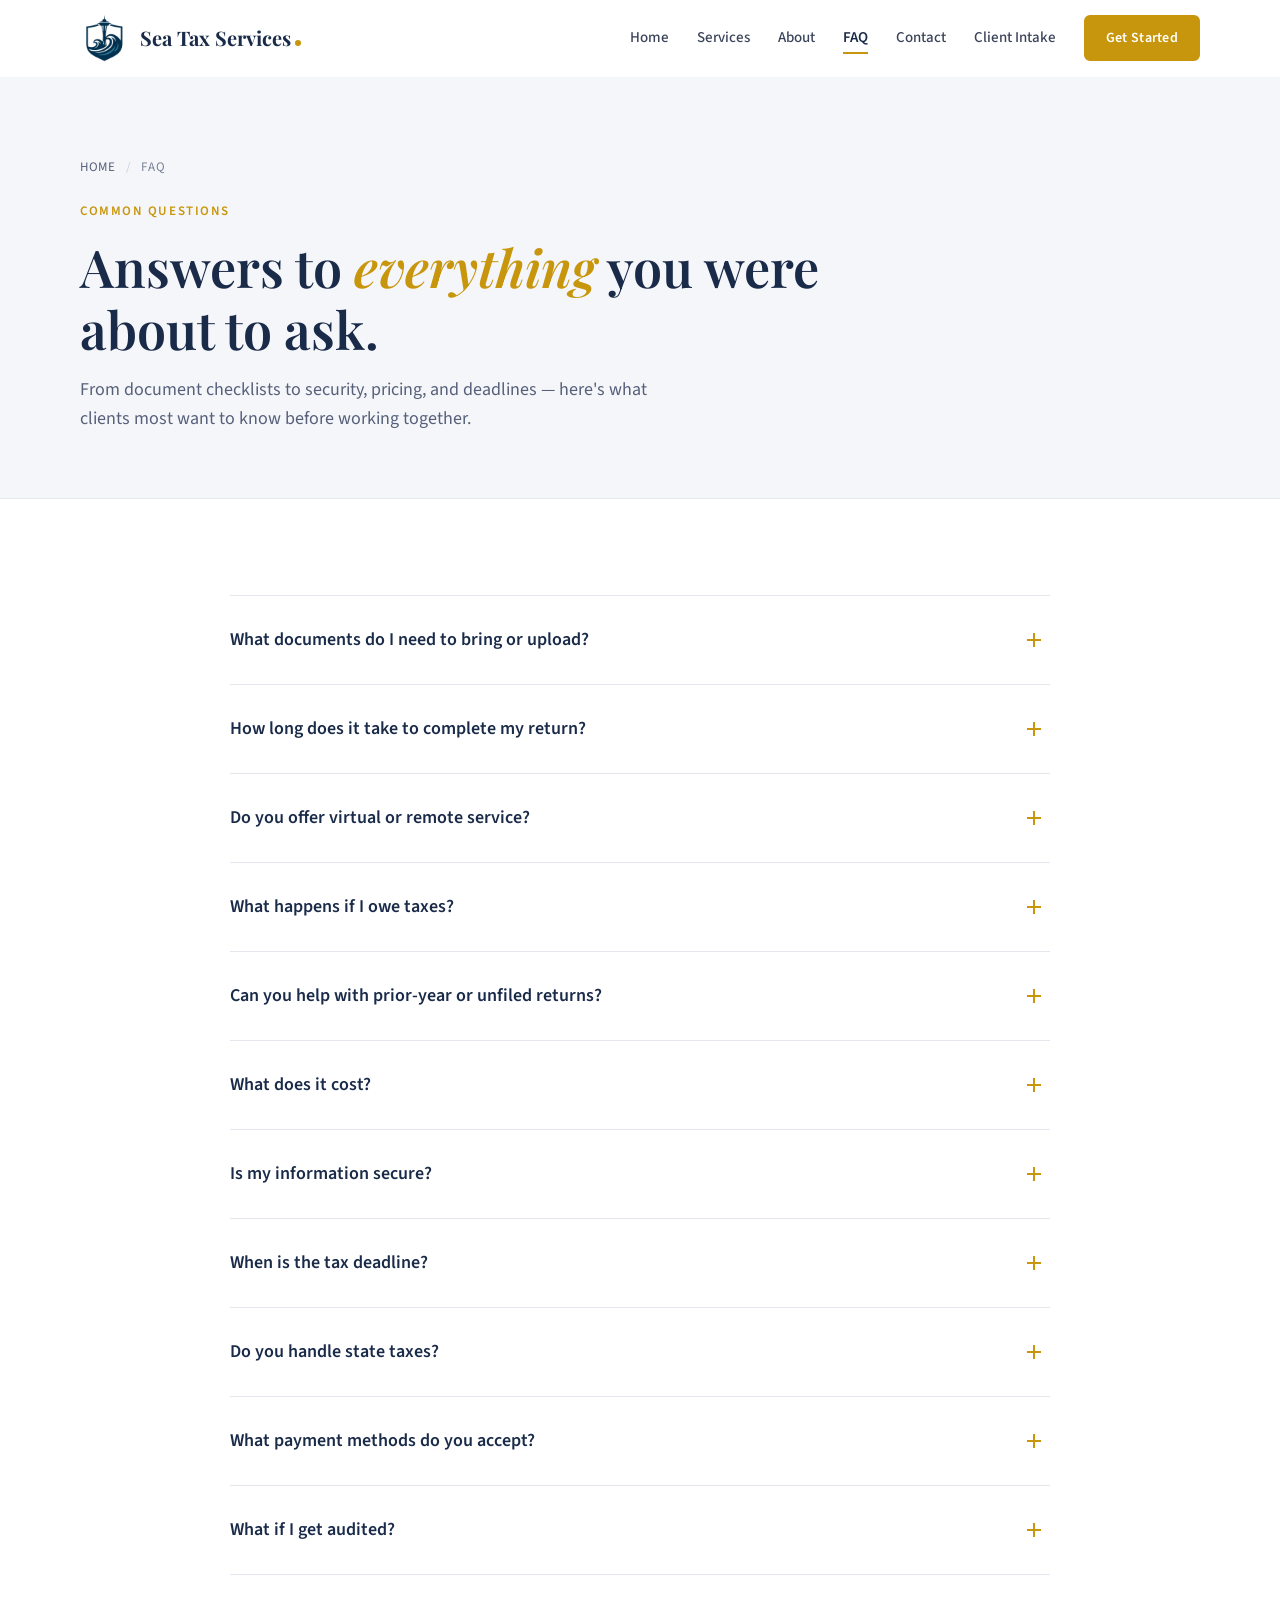
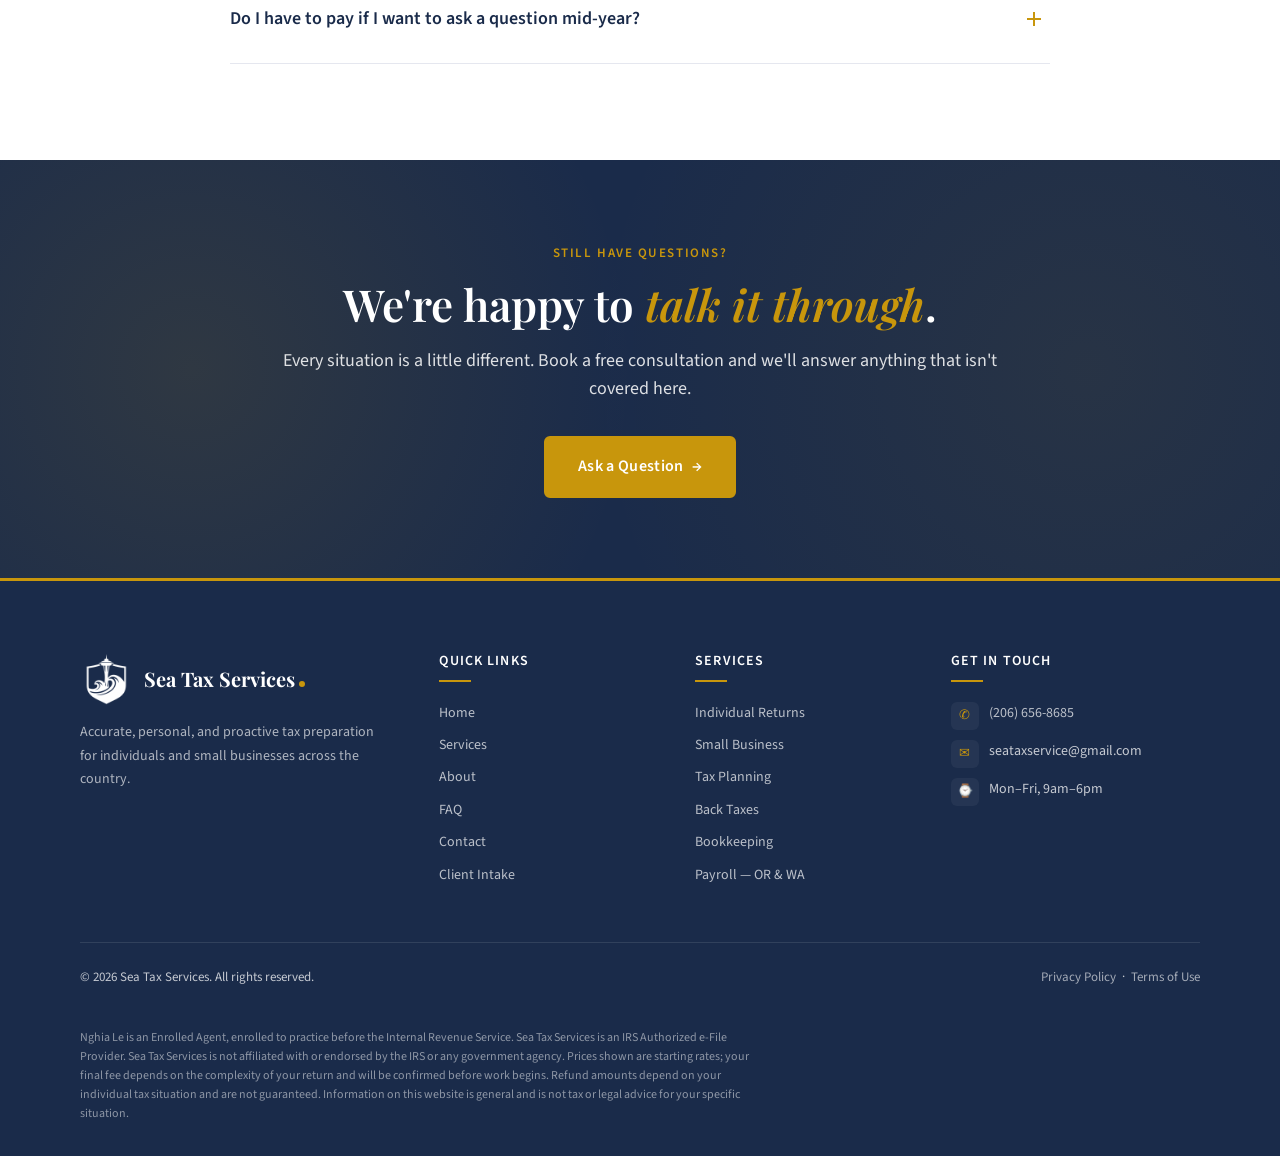
<file: faq.html>
<!DOCTYPE html>
<html lang="en">
<head>
  <meta charset="UTF-8" />
  <meta name="viewport" content="width=device-width, initial-scale=1.0" />
  <title>FAQ — Sea Tax Services</title>
  <meta name="description" content="Frequently asked questions about tax preparation: required documents, turnaround times, virtual service, pricing, security, deadlines, state taxes, and more." />
  <meta name="keywords" content="tax preparation FAQ, tax filing questions, virtual tax service, tax deadline, tax preparer pricing" />
  <meta property="og:type" content="website" />
  <meta property="og:url" content="https://seataxservices.com/faq.html" />
  <meta property="og:title" content="FAQ — Sea Tax Services" />
  <meta property="og:description" content="Answers to common tax preparation questions." />
  <meta property="og:image" content="https://seataxservices.com/images/Nghia.png" />
  <meta name="twitter:card" content="summary_large_image" />
  <meta name="twitter:title" content="FAQ — Sea Tax Services" />
  <meta name="twitter:description" content="Answers to common tax preparation questions." />
  <meta name="twitter:image" content="https://seataxservices.com/images/Nghia.png" />
  <link rel="canonical" href="https://seataxservices.com/faq.html" />
  <link rel="icon" type="image/svg+xml" href="data:image/svg+xml,%3Csvg xmlns='http://www.w3.org/2000/svg' viewBox='0 0 32 32'%3E%3Crect width='32' height='32' rx='6' fill='%231A2B4A'/%3E%3Ctext x='50%25' y='55%25' font-family='Georgia,serif' font-size='20' font-weight='700' fill='%23C8960C' text-anchor='middle' dominant-baseline='middle'%3ES%3C/text%3E%3C/svg%3E" />
  <link rel="preconnect" href="https://fonts.googleapis.com" />
  <link rel="preconnect" href="https://fonts.gstatic.com" crossorigin />
  <link href="https://fonts.googleapis.com/css2?family=Playfair+Display:ital,wght@0,400;0,600;0,700;1,400;1,600&family=Source+Sans+3:wght@300;400;500;600;700&display=swap" rel="stylesheet" />
  <link rel="stylesheet" href="css/style.css" />
</head>
<body>
  <header class="site-header" id="site-header">
    <div class="container">
      <nav class="nav" aria-label="Primary">
        <a href="index.html" class="logo"><img src="images/logo-company.png" alt="Sea Tax Services" class="logo-img" /><span class="logo-name">Sea Tax Services</span></a>
        <button class="nav-toggle" id="nav-toggle" aria-label="Toggle navigation" aria-expanded="false"><span></span><span></span><span></span></button>
        <ul class="nav-links" id="nav-links">
          <li><a href="index.html" class="nav-link">Home</a></li>
          <li><a href="services.html" class="nav-link">Services</a></li>
          <li><a href="about.html" class="nav-link">About</a></li>
          <li><a href="faq.html" class="nav-link">FAQ</a></li>
          <li><a href="contact.html" class="nav-link">Contact</a></li>
          <li><a href="intake.html" class="nav-link">Client Intake</a></li>
          <li><a href="intake.html" class="btn btn-primary nav-cta">Get Started</a></li>
        </ul>
      </nav>
    </div>
  </header>
  <main>
    <section class="page-hero">
      <div class="container">
        <div class="page-hero-inner">
          <div class="breadcrumb"><a href="index.html">Home</a><span class="breadcrumb-sep">/</span>FAQ</div>
          <span class="eyebrow">Common Questions</span>
          <h1>Answers to <em>everything</em> you were about to ask.</h1>
          <p>From document checklists to security, pricing, and deadlines — here's what clients most want to know before working together.</p>
        </div>
      </div>
    </section>
    <section>
      <div class="container">
        <div class="faq-wrapper">
          <div class="faq-item">
            <button class="faq-question" aria-expanded="false">
              <span>What documents do I need to bring or upload?</span>
              <span class="faq-toggle" aria-hidden="true"></span>
            </button>
            <div class="faq-answer">
              <div class="faq-answer-inner">
                <p>For most individuals: photo ID, Social Security cards for all household members, all W-2s and 1099s, prior-year tax return, and any statements for mortgage interest (1098), investment activity (1099-B/DIV/INT), or student loans. For small businesses, add your P&amp;L, balance sheet, and records of equipment purchases. After your consultation you'll receive a custom document checklist tailored to your situation.</p>
              </div>
            </div>
          </div>
          <div class="faq-item">
            <button class="faq-question" aria-expanded="false">
              <span>How long does it take to complete my return?</span>
              <span class="faq-toggle" aria-hidden="true"></span>
            </button>
            <div class="faq-answer">
              <div class="faq-answer-inner">
                <p>Most individual returns are completed within 3–5 business days of receiving all required documents. Small business returns typically take 7–10 business days. During peak season (mid-March through April), turnaround may be slightly longer — early filers get priority.</p>
              </div>
            </div>
          </div>
          <div class="faq-item">
            <button class="faq-question" aria-expanded="false">
              <span>Do you offer virtual or remote service?</span>
              <span class="faq-toggle" aria-hidden="true"></span>
            </button>
            <div class="faq-answer">
              <div class="faq-answer-inner">
                <p>Yes — the majority of clients work with us entirely remotely by phone, video call, and secure document sharing. No drive required, and clients across the country are welcome.</p>
              </div>
            </div>
          </div>
          <div class="faq-item">
            <button class="faq-question" aria-expanded="false">
              <span>What happens if I owe taxes?</span>
              <span class="faq-toggle" aria-hidden="true"></span>
            </button>
            <div class="faq-answer">
              <div class="faq-answer-inner">
                <p>We walk through exactly what you owe and why, then discuss options: paying in full, setting up an IRS installment agreement, or — in certain cases — pursuing an Offer in Compromise. We also look for any legitimate strategies to reduce the amount owed through amended returns or planning for next year.</p>
              </div>
            </div>
          </div>
          <div class="faq-item">
            <button class="faq-question" aria-expanded="false">
              <span>Can you help with prior-year or unfiled returns?</span>
              <span class="faq-toggle" aria-hidden="true"></span>
            </button>
            <div class="faq-answer">
              <div class="faq-answer-inner">
                <p>Absolutely. We prepare prior-year returns going back up to six years, which is generally what the IRS requires to bring you into compliance. If you've received IRS correspondence about unfiled years, we can help you get current and, where you qualify, request penalty relief through first-time abatement or reasonable cause.</p>
              </div>
            </div>
          </div>
          <div class="faq-item">
            <button class="faq-question" aria-expanded="false">
              <span>What does it cost?</span>
              <span class="faq-toggle" aria-hidden="true"></span>
            </button>
            <div class="faq-answer">
              <div class="faq-answer-inner">
                <p>Individual returns start at $150 (federal + state, simple W-2). Standard returns with itemizing or self-employment are $385. Premium returns with multiple states, rental property, or complex investments are $750. Small business returns start at $450. See the <a href="services.html">Services page</a> for full pricing details, or book a free consultation for a custom quote.</p>
              </div>
            </div>
          </div>
          <div class="faq-item">
            <button class="faq-question" aria-expanded="false">
              <span>Is my information secure?</span>
              <span class="faq-toggle" aria-hidden="true"></span>
            </button>
            <div class="faq-answer">
              <div class="faq-answer-inner">
                <p>Protecting your information is a legal obligation for us, not just a promise. We follow the IRS's security guidance for tax professionals (Publication 4557) and the FTC Safeguards Rule. <strong>Please do not send Social Security numbers, bank account numbers, or tax documents by regular email or through the forms on this website.</strong> After your consultation we'll arrange a secure way to share documents. We never sell your information, and we only use or disclose your tax return information as permitted by federal law (Internal Revenue Code §7216) or with your written consent. See our <a href="privacy.html">Privacy Policy</a> for details.</p>
              </div>
            </div>
          </div>
          <div class="faq-item">
            <button class="faq-question" aria-expanded="false">
              <span>When is the tax deadline?</span>
              <span class="faq-toggle" aria-hidden="true"></span>
            </button>
            <div class="faq-answer">
              <div class="faq-answer-inner">
                <p>The federal individual tax deadline is typically April 15th. If that falls on a weekend or holiday, it shifts to the next business day. Business returns (S-Corp, partnerships) are due March 15th. If you need more time, we can file a free extension that pushes your filing deadline to October 15th — note that extensions extend filing, not payment.</p>
              </div>
            </div>
          </div>
          <div class="faq-item">
            <button class="faq-question" aria-expanded="false">
              <span>Do you handle state taxes?</span>
              <span class="faq-toggle" aria-hidden="true"></span>
            </button>
            <div class="faq-answer">
              <div class="faq-answer-inner">
                <p>Yes — we prepare returns for every state that has an income tax. Multi-state filings (for people who moved or work across state lines) are handled as part of our Premium individual package.</p>
              </div>
            </div>
          </div>
          <div class="faq-item">
            <button class="faq-question" aria-expanded="false">
              <span>What payment methods do you accept?</span>
              <span class="faq-toggle" aria-hidden="true"></span>
            </button>
            <div class="faq-answer">
              <div class="faq-answer-inner">
                <p>We accept all major credit and debit cards, ACH bank transfer, and check. Payment is due upon completion, before e-filing. Small business clients on a monthly bookkeeping plan are billed on the 1st of each month.</p>
              </div>
            </div>
          </div>
          <div class="faq-item">
            <button class="faq-question" aria-expanded="false">
              <span>What if I get audited?</span>
              <span class="faq-toggle" aria-hidden="true"></span>
            </button>
            <div class="faq-answer">
              <div class="faq-answer-inner">
                <p>As an Enrolled Agent, Nghia is enrolled to practice before the IRS and can represent you in audits, collections, and appeals (with your signed Form 2848 power of attorney). If a return we prepared is audited, we handle the correspondence and appearances on your behalf at a discounted rate. For notices that are simple (mismatched 1099s, minor math adjustments), response is included at no charge for returns we filed.</p>
              </div>
            </div>
          </div>
          <div class="faq-item">
            <button class="faq-question" aria-expanded="false">
              <span>Do I have to pay if I want to ask a question mid-year?</span>
              <span class="faq-toggle" aria-hidden="true"></span>
            </button>
            <div class="faq-answer">
              <div class="faq-answer-inner">
                <p>Quick questions from existing clients are always free — call or email anytime. Only full tax-planning sessions, which require analysis and projections, are billed at our consulting rate. We'd rather answer a three-minute question now than discover a missed opportunity next April.</p>
              </div>
            </div>
          </div>
        </div>
      </div>
    </section>
    <section class="cta-banner">
      <div class="container">
        <div class="cta-banner-content">
          <span class="eyebrow">Still Have Questions?</span>
          <h2>We're happy to <em>talk it through</em>.</h2>
          <p>Every situation is a little different. Book a free consultation and we'll answer anything that isn't covered here.</p>
          <a href="contact.html" class="btn btn-primary btn-lg btn-arrow">Ask a Question</a>
        </div>
      </div>
    </section>
  </main>
  <footer class="site-footer">
    <div class="container">
      <div class="footer-grid">
        <div class="footer-brand">
          <a href="index.html" class="logo"><img src="images/logo-company.png" alt="Sea Tax Services" class="logo-img" /><span class="logo-name">Sea Tax Services</span></a>
          <p>Accurate, personal, and proactive tax preparation for individuals and small businesses across the country.</p>
        </div>
        <div class="footer-col">
          <h4>Quick Links</h4>
          <ul>
            <li><a href="index.html">Home</a></li>
            <li><a href="services.html">Services</a></li>
            <li><a href="about.html">About</a></li>
            <li><a href="faq.html">FAQ</a></li>
            <li><a href="contact.html">Contact</a></li>
            <li><a href="intake.html">Client Intake</a></li>
          </ul>
        </div>
        <div class="footer-col">
          <h4>Services</h4>
          <ul>
            <li><a href="services.html">Individual Returns</a></li>
            <li><a href="services.html">Small Business</a></li>
            <li><a href="services.html">Tax Planning</a></li>
            <li><a href="services.html">Back Taxes</a></li>
            <li><a href="services.html">Bookkeeping</a></li>
            <li><a href="services.html">Payroll — OR &amp; WA</a></li>
          </ul>
        </div>
        <div class="footer-col">
          <h4>Get in Touch</h4>
          <ul class="footer-contact">
            <li><span class="contact-icon">✆</span><a href="tel:+12066568685">(206) 656-8685</a></li>
            <li><span class="contact-icon">✉</span><span>seataxservice@gmail.com</span></li>
            <li><span class="contact-icon">⌚</span><span>Mon–Fri, 9am–6pm</span></li>
          </ul>
        </div>
      </div>
      <div class="footer-bottom">
        <div>&copy; <span id="current-year">2025</span> Sea Tax Services. All rights reserved.</div>
        <div><a href="privacy.html">Privacy Policy</a> &nbsp;·&nbsp; <a href="terms.html">Terms of Use</a></div>
      </div>
      <p class="footer-disclaimer">Nghia Le is an Enrolled Agent, enrolled to practice before the Internal Revenue Service. Sea Tax Services is an IRS Authorized e-File Provider. Sea Tax Services is not affiliated with or endorsed by the IRS or any government agency. Prices shown are starting rates; your final fee depends on the complexity of your return and will be confirmed before work begins. Refund amounts depend on your individual tax situation and are not guaranteed. Information on this website is general and is not tax or legal advice for your specific situation.</p>
    </div>
  </footer>
  <button class="back-to-top" id="back-to-top" aria-label="Back to top">↑</button>
  <script src="js/main.js"></script>
</body>
</html>
</file>
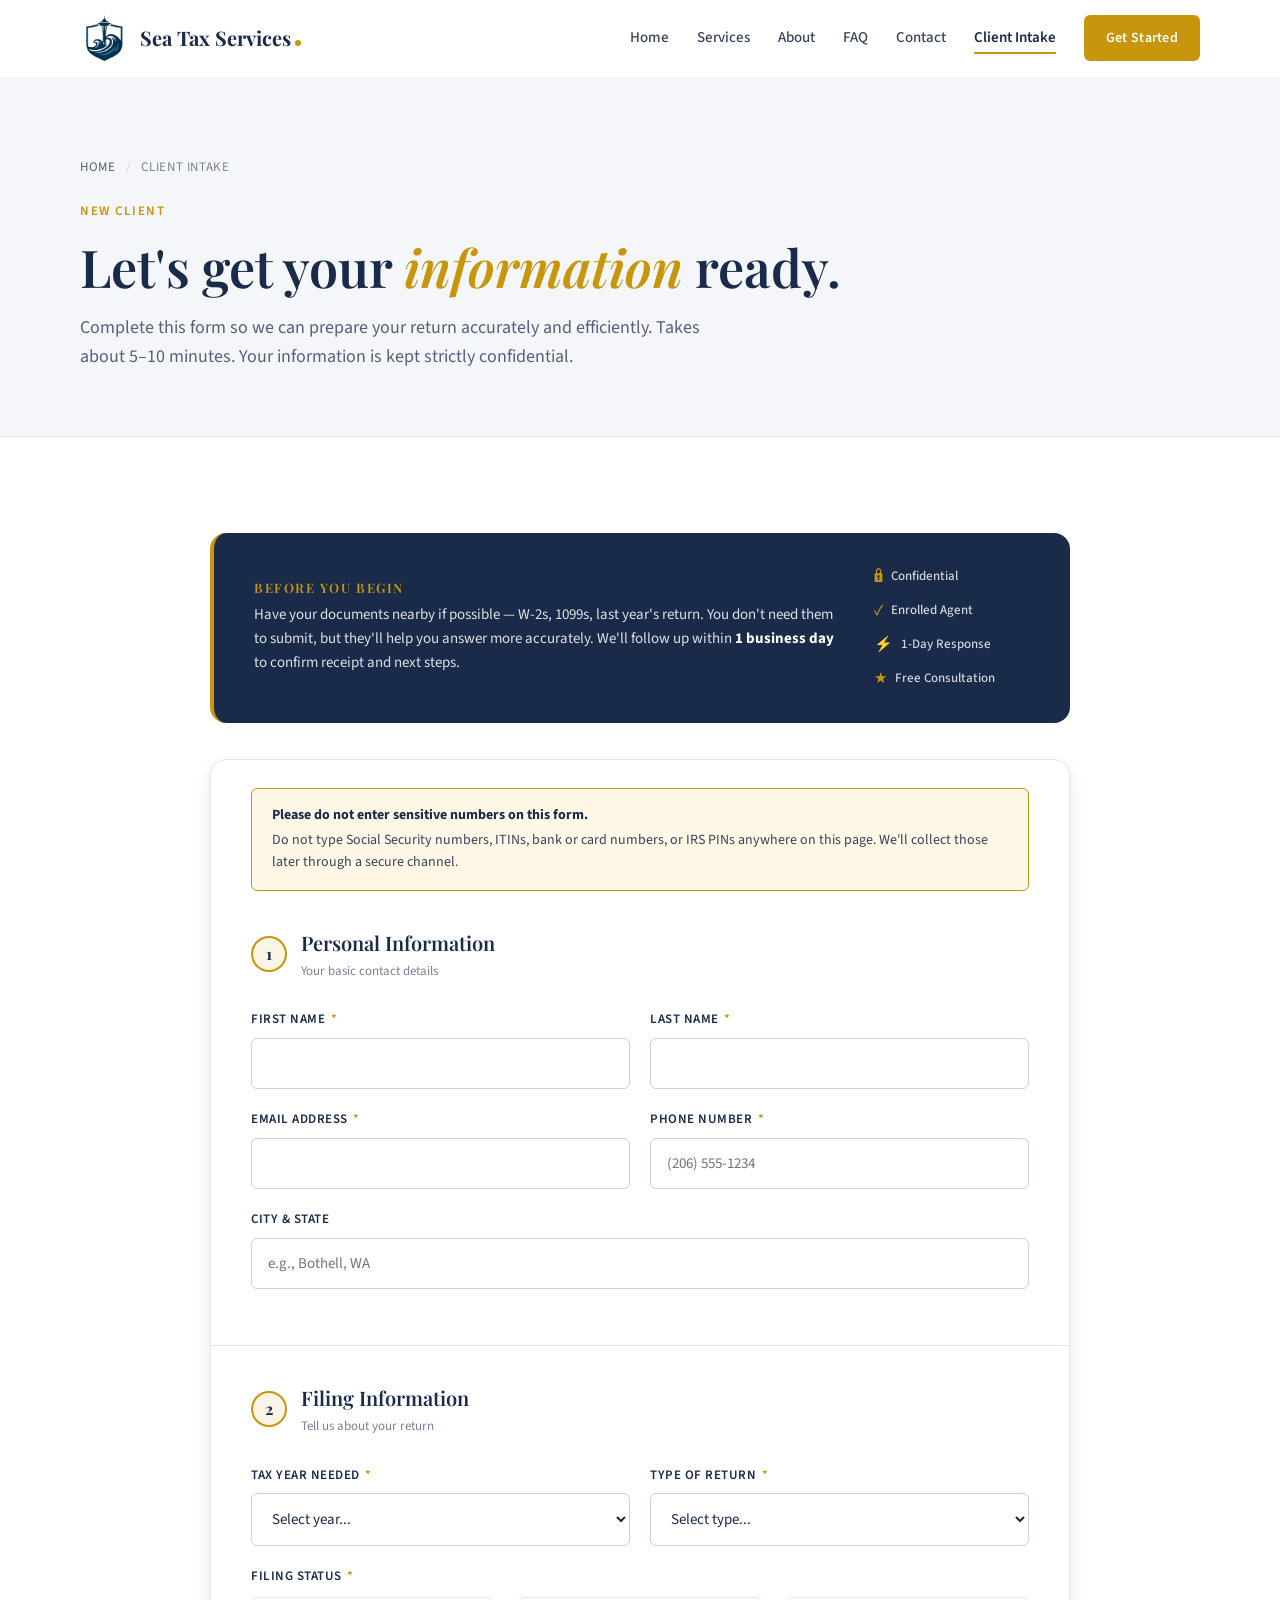
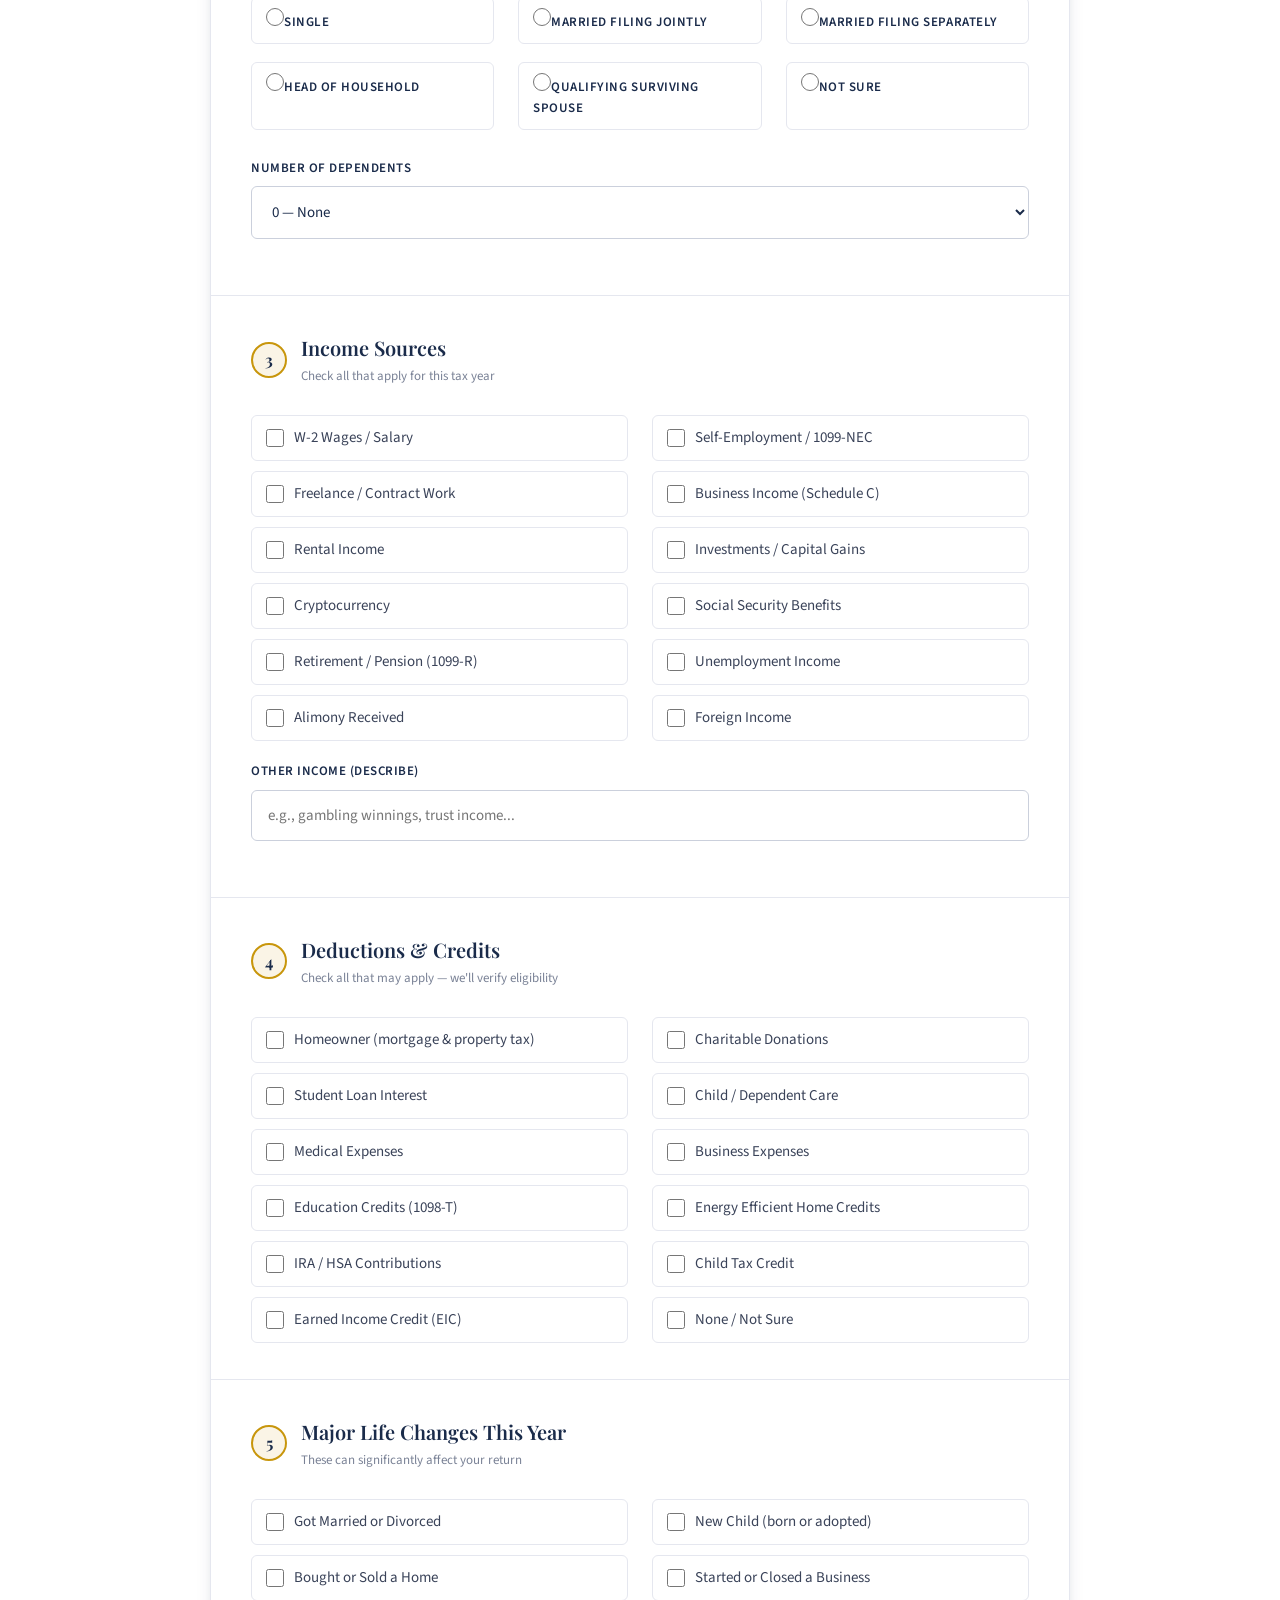
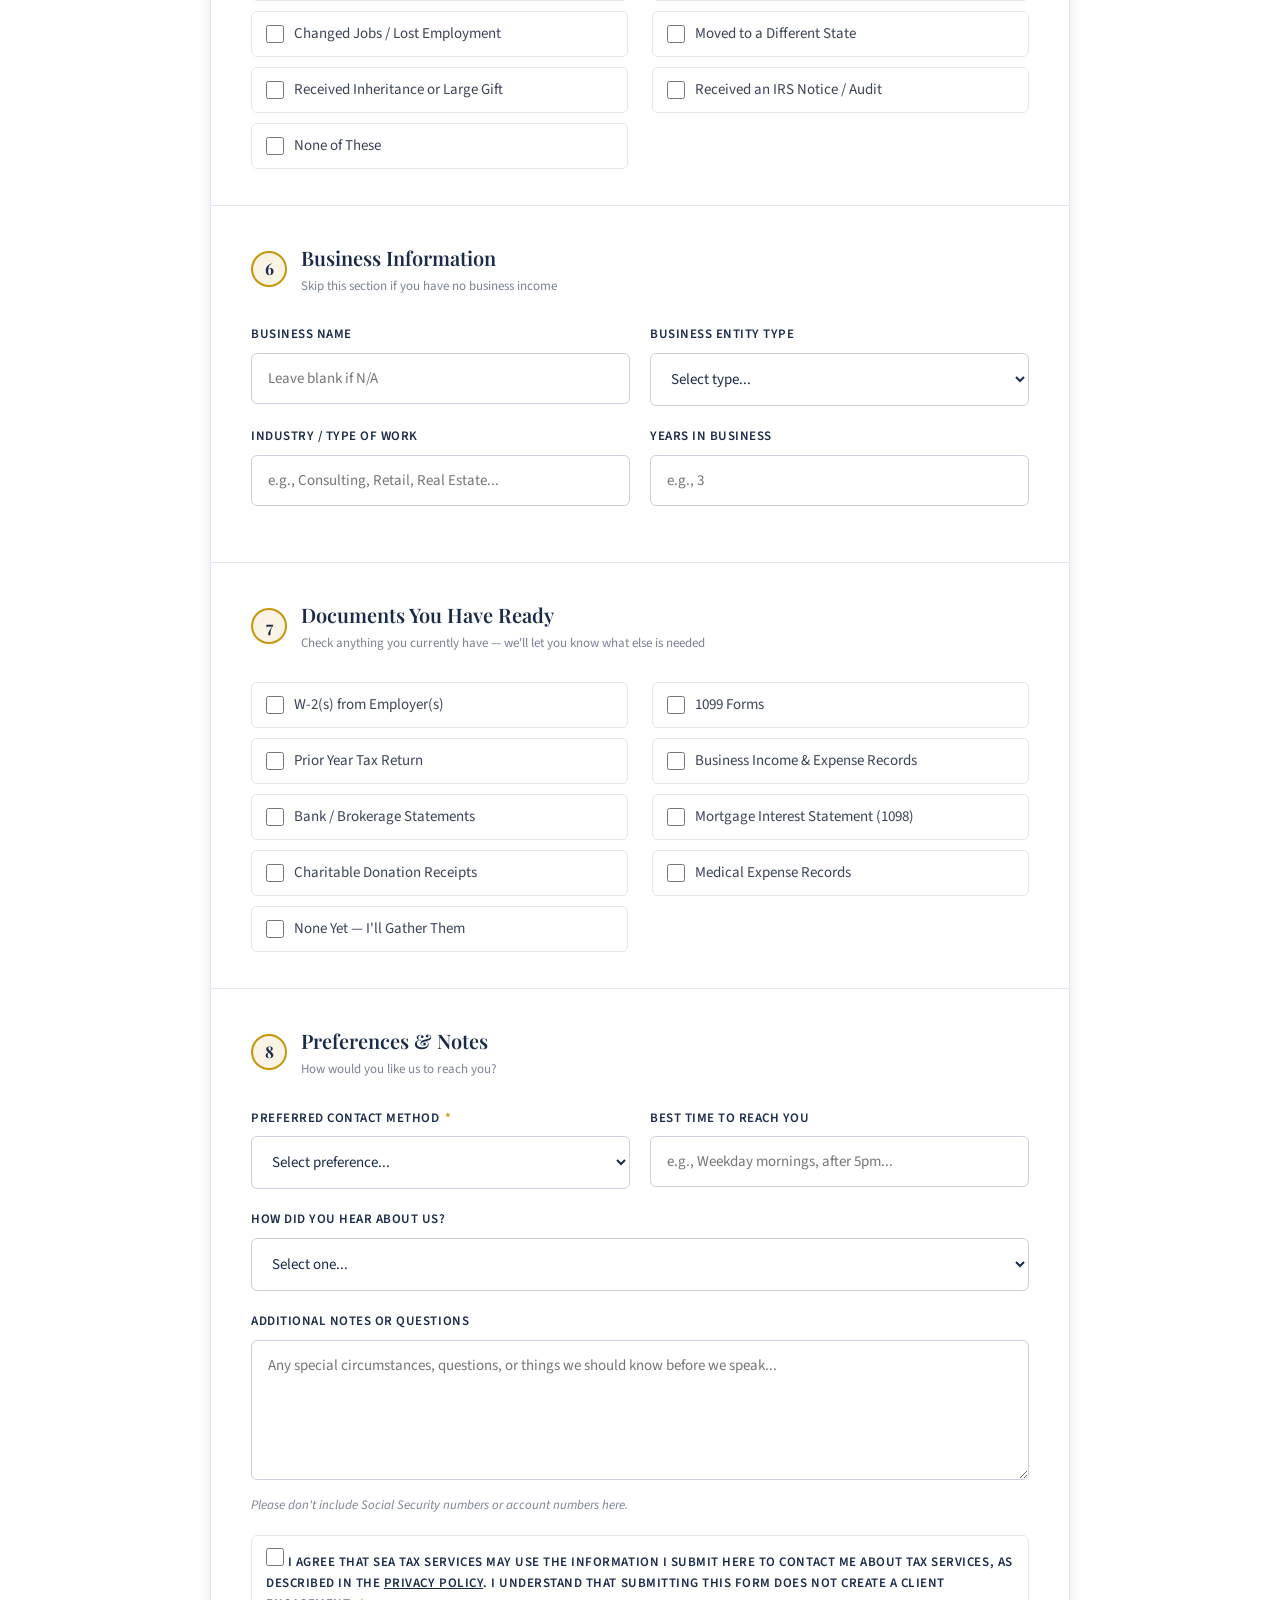
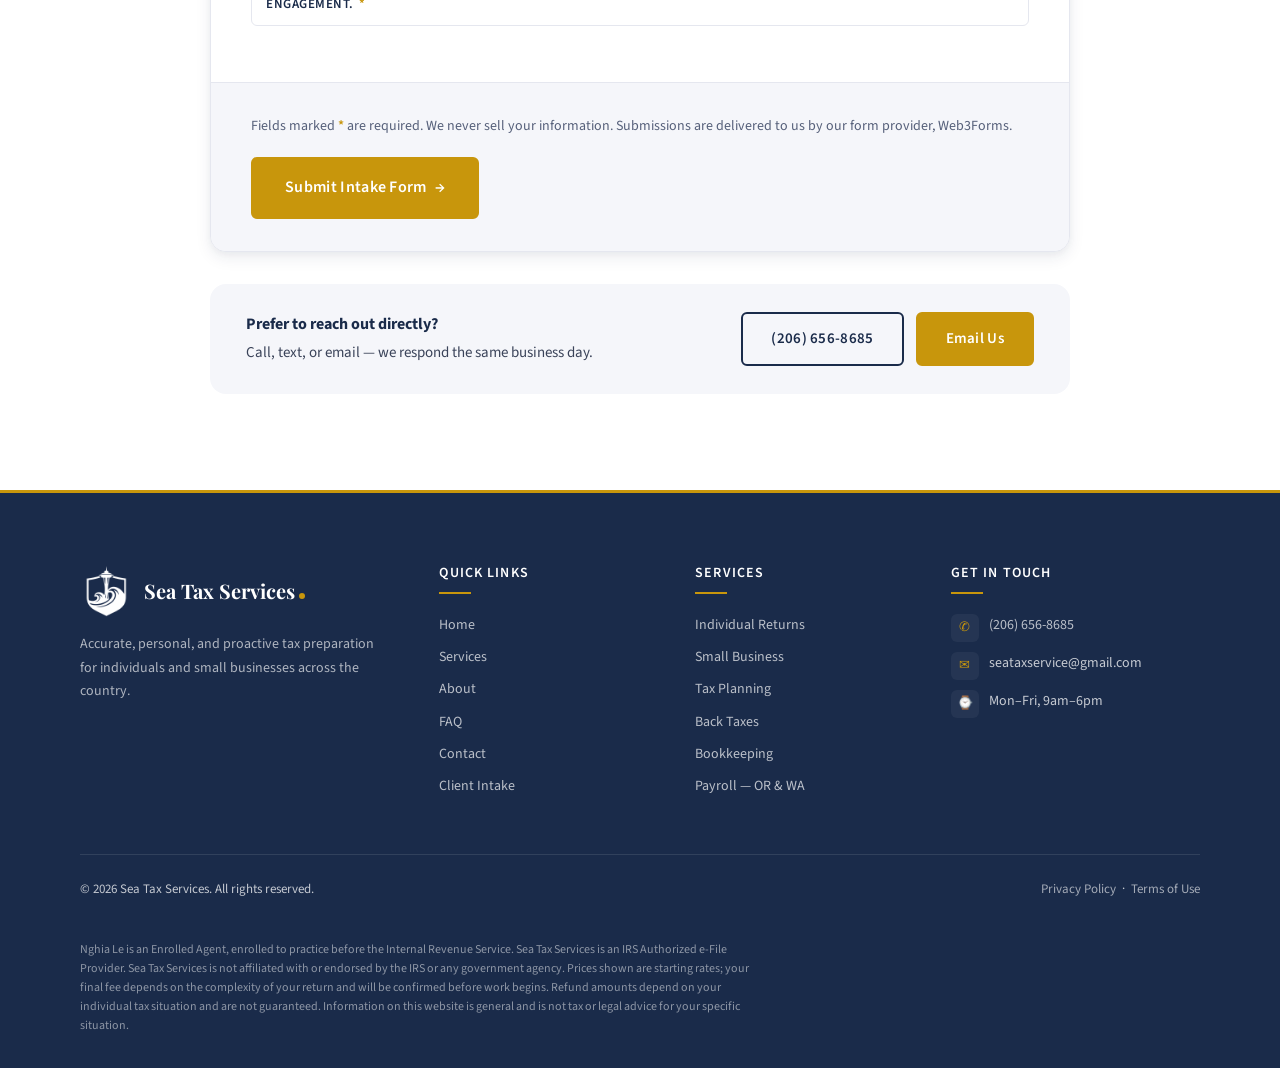
<file: intake.html>
<!DOCTYPE html>
<html lang="en">
<head>
  <meta charset="UTF-8" />
  <meta name="viewport" content="width=device-width, initial-scale=1.0" />
  <title>Client Intake Form — Sea Tax Services</title>
  <meta name="description" content="New client intake form for Sea Tax Services. Tell us about your tax situation to get started with your return." />
  <link rel="canonical" href="https://seataxservices.com/intake.html" />
  <link rel="icon" type="image/svg+xml" href="data:image/svg+xml,%3Csvg xmlns='http://www.w3.org/2000/svg' viewBox='0 0 32 32'%3E%3Crect width='32' height='32' rx='6' fill='%231A2B4A'/%3E%3Ctext x='50%25' y='55%25' font-family='Georgia,serif' font-size='20' font-weight='700' fill='%23C8960C' text-anchor='middle' dominant-baseline='middle'%3ES%3C/text%3E%3C/svg%3E" />
  <link rel="preconnect" href="https://fonts.googleapis.com" />
  <link rel="preconnect" href="https://fonts.gstatic.com" crossorigin />
  <link href="https://fonts.googleapis.com/css2?family=Playfair+Display:ital,wght@0,400;0,600;0,700;1,400;1,600&family=Source+Sans+3:wght@300;400;500;600;700&display=swap" rel="stylesheet" />
  <link rel="stylesheet" href="css/style.css" />
  <style>
    /* ---- Intake layout ---- */
    .intake-wrapper { max-width: 860px; margin: 0 auto; }

    .intake-intro {
      background: var(--color-navy);
      border-radius: var(--radius-lg);
      padding: 32px 40px;
      margin-bottom: 36px;
      display: grid;
      grid-template-columns: 1fr auto;
      gap: 32px;
      align-items: center;
      border-left: 4px solid var(--color-gold);
    }
    .intake-intro h2 {
      color: var(--color-gold);
      font-size: 13px;
      letter-spacing: 0.12em;
      text-transform: uppercase;
      margin-bottom: 8px;
    }
    .intake-intro p { color: rgba(255,255,255,0.85); font-size: 15px; margin: 0; line-height: 1.6; }
    .intake-badges { display: flex; flex-direction: column; gap: 10px; min-width: 156px; }
    .intake-badge { display: flex; align-items: center; gap: 8px; font-size: 13px; color: rgba(255,255,255,0.8); font-weight: 500; }
    .intake-badge-icon { color: var(--color-gold); font-size: 15px; }

    /* ---- Form sections ---- */
    .intake-form {
      background: #fff;
      border: 1px solid var(--color-gray-200);
      border-radius: var(--radius-lg);
      box-shadow: var(--shadow-md);
      overflow: hidden;
    }
    .form-section {
      padding: 36px 40px;
      border-bottom: 1px solid var(--color-gray-200);
    }
    .form-section:last-of-type { border-bottom: none; }
    .form-section-header {
      display: flex;
      align-items: center;
      gap: 14px;
      margin-bottom: 28px;
    }
    .form-section-num {
      width: 36px;
      height: 36px;
      border-radius: 50%;
      background: var(--color-gold-soft);
      border: 2px solid var(--color-gold);
      color: var(--color-navy);
      font-family: var(--font-heading);
      font-size: 16px;
      font-weight: 700;
      display: flex;
      align-items: center;
      justify-content: center;
      flex-shrink: 0;
    }
    .form-section-title {
      font-family: var(--font-heading);
      font-size: 20px;
      color: var(--color-navy);
      font-weight: 600;
      margin: 0;
    }
    .form-section-subtitle {
      font-size: 13px;
      color: var(--color-gray-500);
      margin-top: 2px;
    }

    /* ---- Checkbox / radio groups ---- */
    .check-group {
      display: grid;
      grid-template-columns: repeat(2, 1fr);
      gap: 10px 24px;
      margin-top: 4px;
    }
    .check-group.cols-3 { grid-template-columns: repeat(3, 1fr); }
    .check-label {
      display: flex;
      align-items: center;
      gap: 10px;
      font-size: 15px;
      color: var(--color-gray-700);
      cursor: pointer;
      padding: 10px 14px;
      border-radius: var(--radius-sm);
      border: 1px solid var(--color-gray-200);
      transition: border-color var(--transition-fast), background var(--transition-fast);
      user-select: none;
    }
    .check-label:hover { border-color: var(--color-gold); background: var(--color-gold-soft); }
    .check-label input[type="checkbox"],
    .check-label input[type="radio"] {
      width: 18px;
      height: 18px;
      accent-color: var(--color-gold);
      flex-shrink: 0;
      cursor: pointer;
    }
    .check-label input:checked + span { color: var(--color-navy); font-weight: 500; }
    .check-label:has(input:checked) { border-color: var(--color-gold); background: var(--color-gold-soft); }

    /* ---- Inline form helpers ---- */
    .sensitive-warning {
      margin: 28px 40px 0;
      padding: 16px 20px;
      background: #FFF8E6;
      border: 1px solid var(--color-gold);
      border-radius: var(--radius-sm);
      font-size: 14px;
      line-height: 1.55;
      color: var(--color-gray-700);
    }
    .sensitive-warning strong { display: block; color: var(--color-navy); margin-bottom: 4px; }
    .consent-label { align-items: flex-start; }
    .consent-label input[type="checkbox"] { margin-top: 2px; }
    .consent-label a { color: var(--color-navy); text-decoration: underline; }
    .consent-field.error .consent-label { border-color: #C0392B; }
    .form-field-note {
      font-size: 13px;
      color: var(--color-gray-500);
      margin-top: 6px;
      font-style: italic;
    }

    /* ---- Form footer / submit ---- */
    .form-footer {
      background: var(--color-bg);
      padding: 32px 40px;
      display: flex;
      align-items: center;
      justify-content: space-between;
      gap: 20px;
      flex-wrap: wrap;
    }
    .form-footer-note { font-size: 14px; color: var(--color-gray-600); }
    .form-footer-note span { color: var(--color-gold); font-weight: 600; }

    /* ---- Success state ---- */
    .form-success {
      display: none;
      padding: 64px 40px;
      text-align: center;
    }
    .form-success.visible { display: block; }
    .success-icon { font-size: 56px; display: block; margin-bottom: 20px; }
    .form-success h2 { color: var(--color-navy); margin-bottom: 12px; }
    .form-success p { color: var(--color-gray-600); max-width: 480px; margin: 0 auto 28px; font-size: 16px; }

    /* ---- Bottom strip ---- */
    .intake-alt {
      margin-top: 32px;
      padding: 28px 36px;
      background: var(--color-bg);
      border-radius: var(--radius-lg);
      display: flex;
      align-items: center;
      justify-content: space-between;
      gap: 20px;
      flex-wrap: wrap;
    }
    .intake-alt p { margin: 0; font-size: 15px; color: var(--color-gray-700); }
    .intake-alt strong { display: block; font-size: 16px; color: var(--color-navy); margin-bottom: 3px; }
    .intake-alt-links { display: flex; gap: 12px; flex-wrap: wrap; }

    /* ---- Responsive ---- */
    @media (max-width: 768px) {
      .intake-intro { grid-template-columns: 1fr; }
      .intake-badges { flex-direction: row; flex-wrap: wrap; }
      .form-section { padding: 28px 24px; }
      .form-footer { padding: 24px; flex-direction: column; align-items: stretch; }
      .check-group { grid-template-columns: 1fr; }
      .check-group.cols-3 { grid-template-columns: 1fr 1fr; }
      .intake-alt { flex-direction: column; }
    }
    @media (max-width: 480px) {
      .check-group.cols-3 { grid-template-columns: 1fr; }
    }
  </style>
</head>
<body>
  <header class="site-header" id="site-header">
    <div class="container">
      <nav class="nav" aria-label="Primary">
        <a href="index.html" class="logo"><img src="images/logo-company.png" alt="Sea Tax Services" class="logo-img" /><span class="logo-name">Sea Tax Services</span></a>
        <button class="nav-toggle" id="nav-toggle" aria-label="Toggle navigation" aria-expanded="false"><span></span><span></span><span></span></button>
        <ul class="nav-links" id="nav-links">
          <li><a href="index.html" class="nav-link">Home</a></li>
          <li><a href="services.html" class="nav-link">Services</a></li>
          <li><a href="about.html" class="nav-link">About</a></li>
          <li><a href="faq.html" class="nav-link">FAQ</a></li>
          <li><a href="contact.html" class="nav-link">Contact</a></li>
          <li><a href="intake.html" class="nav-link active">Client Intake</a></li>
          <li><a href="intake.html" class="btn btn-primary nav-cta">Get Started</a></li>
        </ul>
      </nav>
    </div>
  </header>

  <main>
    <section class="page-hero">
      <div class="container">
        <div class="page-hero-inner">
          <div class="breadcrumb"><a href="index.html">Home</a><span class="breadcrumb-sep">/</span>Client Intake</div>
          <span class="eyebrow">New Client</span>
          <h1>Let's get your <em>information</em> ready.</h1>
          <p>Complete this form so we can prepare your return accurately and efficiently. Takes about 5–10 minutes. Your information is kept strictly confidential.</p>
        </div>
      </div>
    </section>

    <section>
      <div class="container">
        <div class="intake-wrapper">

          <div class="intake-intro">
            <div>
              <h2>Before You Begin</h2>
              <p>Have your documents nearby if possible — W-2s, 1099s, last year's return. You don't need them to submit, but they'll help you answer more accurately. We'll follow up within <strong style="color:#fff;">1 business day</strong> to confirm receipt and next steps.</p>
            </div>
            <div class="intake-badges">
              <div class="intake-badge"><span class="intake-badge-icon">🔒</span> Confidential</div>
              <div class="intake-badge"><span class="intake-badge-icon">✓</span> Enrolled Agent</div>
              <div class="intake-badge"><span class="intake-badge-icon">⚡</span> 1-Day Response</div>
              <div class="intake-badge"><span class="intake-badge-icon">★</span> Free Consultation</div>
            </div>
          </div>

          <div class="intake-form" id="intake-form-wrapper">
            <form id="intake-form" action="https://api.web3forms.com/submit" method="POST" novalidate>
              <!-- Web3Forms hidden fields -->
              <input type="hidden" name="access_key" value="7d92ef18-41e4-4e6f-b4eb-3e315d62618f" />
              <input type="hidden" name="subject" value="New Client Intake — Sea Tax Services" />
              <input type="hidden" name="from_name" value="Sea Tax Services Intake Form" />
              <input type="hidden" name="redirect" value="https://seataxservices.com/intake.html?submitted=1" />
              <input type="checkbox" name="botcheck" class="hidden" style="display:none" tabindex="-1" autocomplete="off" />

              <div class="sensitive-warning" role="note">
                <strong>Please do not enter sensitive numbers on this form.</strong>
                Do not type Social Security numbers, ITINs, bank or card numbers, or IRS PINs anywhere on this page. We'll collect those later through a secure channel.
              </div>

              <!-- ===== SECTION 1: Personal Info ===== -->
              <div class="form-section">
                <div class="form-section-header">
                  <div class="form-section-num">1</div>
                  <div>
                    <div class="form-section-title">Personal Information</div>
                    <div class="form-section-subtitle">Your basic contact details</div>
                  </div>
                </div>
                <div class="form-row">
                  <div class="form-field">
                    <label for="first-name">First Name <span class="required">*</span></label>
                    <input type="text" id="first-name" name="first_name" required autocomplete="given-name" />
                    <span class="form-error">Please enter your first name.</span>
                  </div>
                  <div class="form-field">
                    <label for="last-name">Last Name <span class="required">*</span></label>
                    <input type="text" id="last-name" name="last_name" required autocomplete="family-name" />
                    <span class="form-error">Please enter your last name.</span>
                  </div>
                </div>
                <div class="form-row">
                  <div class="form-field">
                    <label for="email">Email Address <span class="required">*</span></label>
                    <input type="email" id="email" name="email" required autocomplete="email" />
                    <span class="form-error">Please enter a valid email address.</span>
                  </div>
                  <div class="form-field">
                    <label for="phone">Phone Number <span class="required">*</span></label>
                    <input type="tel" id="phone" name="phone" required autocomplete="tel" placeholder="(206) 555-1234" />
                    <span class="form-error">Please enter your phone number.</span>
                  </div>
                </div>
                <div class="form-field">
                  <label for="address">City &amp; State</label>
                  <input type="text" id="address" name="city_state" placeholder="e.g., Bothell, WA" autocomplete="address-level2" />
                </div>
              </div>

              <!-- ===== SECTION 2: Filing Info ===== -->
              <div class="form-section">
                <div class="form-section-header">
                  <div class="form-section-num">2</div>
                  <div>
                    <div class="form-section-title">Filing Information</div>
                    <div class="form-section-subtitle">Tell us about your return</div>
                  </div>
                </div>
                <div class="form-row">
                  <div class="form-field">
                    <label for="tax-year">Tax Year Needed <span class="required">*</span></label>
                    <select id="tax-year" name="tax_year" required>
                      <option value="">Select year...</option>
                      <option value="2026">2026 (filing in 2027)</option>
                      <option value="2025">2025</option>
                      <option value="2024">2024</option>
                      <option value="2023">2023</option>
                      <option value="Earlier year">Earlier Year</option>
                      <option value="Multiple years">Multiple Years</option>
                    </select>
                    <span class="form-error">Please select a tax year.</span>
                  </div>
                  <div class="form-field">
                    <label for="return-type">Type of Return <span class="required">*</span></label>
                    <select id="return-type" name="return_type" required>
                      <option value="">Select type...</option>
                      <option value="Individual">Individual</option>
                      <option value="Small Business">Small Business</option>
                      <option value="Individual + Business">Both — Individual &amp; Business</option>
                      <option value="Not sure">Not Sure Yet</option>
                    </select>
                    <span class="form-error">Please select a return type.</span>
                  </div>
                </div>
                <div class="form-field">
                  <label>Filing Status <span class="required">*</span></label>
                  <div class="check-group cols-3" style="margin-top: 10px;">
                    <label class="check-label"><input type="radio" name="filing_status" value="Single" required /><span>Single</span></label>
                    <label class="check-label"><input type="radio" name="filing_status" value="Married Filing Jointly" /><span>Married Filing Jointly</span></label>
                    <label class="check-label"><input type="radio" name="filing_status" value="Married Filing Separately" /><span>Married Filing Separately</span></label>
                    <label class="check-label"><input type="radio" name="filing_status" value="Head of Household" /><span>Head of Household</span></label>
                    <label class="check-label"><input type="radio" name="filing_status" value="Qualifying Surviving Spouse" /><span>Qualifying Surviving Spouse</span></label>
                    <label class="check-label"><input type="radio" name="filing_status" value="Not sure" /><span>Not Sure</span></label>
                  </div>
                </div>
                <div class="form-field" style="margin-top: 20px;">
                  <label for="num-dependents">Number of Dependents</label>
                  <select id="num-dependents" name="num_dependents">
                    <option value="0">0 — None</option>
                    <option value="1">1</option>
                    <option value="2">2</option>
                    <option value="3">3</option>
                    <option value="4+">4 or more</option>
                  </select>
                </div>
              </div>

              <!-- ===== SECTION 3: Income Sources ===== -->
              <div class="form-section">
                <div class="form-section-header">
                  <div class="form-section-num">3</div>
                  <div>
                    <div class="form-section-title">Income Sources</div>
                    <div class="form-section-subtitle">Check all that apply for this tax year</div>
                  </div>
                </div>
                <div class="check-group">
                  <label class="check-label"><input type="checkbox" name="income[]" value="W-2 Wages / Salary" /><span>W-2 Wages / Salary</span></label>
                  <label class="check-label"><input type="checkbox" name="income[]" value="Self-Employment / 1099-NEC" /><span>Self-Employment / 1099-NEC</span></label>
                  <label class="check-label"><input type="checkbox" name="income[]" value="Freelance / Contract Work" /><span>Freelance / Contract Work</span></label>
                  <label class="check-label"><input type="checkbox" name="income[]" value="Business Income (Schedule C)" /><span>Business Income (Schedule C)</span></label>
                  <label class="check-label"><input type="checkbox" name="income[]" value="Rental Income" /><span>Rental Income</span></label>
                  <label class="check-label"><input type="checkbox" name="income[]" value="Investments / Capital Gains (1099-B)" /><span>Investments / Capital Gains</span></label>
                  <label class="check-label"><input type="checkbox" name="income[]" value="Cryptocurrency" /><span>Cryptocurrency</span></label>
                  <label class="check-label"><input type="checkbox" name="income[]" value="Social Security Benefits" /><span>Social Security Benefits</span></label>
                  <label class="check-label"><input type="checkbox" name="income[]" value="Retirement / Pension (1099-R)" /><span>Retirement / Pension (1099-R)</span></label>
                  <label class="check-label"><input type="checkbox" name="income[]" value="Unemployment Income" /><span>Unemployment Income</span></label>
                  <label class="check-label"><input type="checkbox" name="income[]" value="Alimony Received" /><span>Alimony Received</span></label>
                  <label class="check-label"><input type="checkbox" name="income[]" value="Foreign Income" /><span>Foreign Income</span></label>
                </div>
                <div class="form-field" style="margin-top: 20px;">
                  <label for="income-other">Other Income (describe)</label>
                  <input type="text" id="income-other" name="income_other" placeholder="e.g., gambling winnings, trust income..." />
                </div>
              </div>

              <!-- ===== SECTION 4: Deductions & Credits ===== -->
              <div class="form-section">
                <div class="form-section-header">
                  <div class="form-section-num">4</div>
                  <div>
                    <div class="form-section-title">Deductions &amp; Credits</div>
                    <div class="form-section-subtitle">Check all that may apply — we'll verify eligibility</div>
                  </div>
                </div>
                <div class="check-group">
                  <label class="check-label"><input type="checkbox" name="deductions[]" value="Homeowner (mortgage interest, property tax)" /><span>Homeowner (mortgage &amp; property tax)</span></label>
                  <label class="check-label"><input type="checkbox" name="deductions[]" value="Charitable Donations" /><span>Charitable Donations</span></label>
                  <label class="check-label"><input type="checkbox" name="deductions[]" value="Student Loan Interest" /><span>Student Loan Interest</span></label>
                  <label class="check-label"><input type="checkbox" name="deductions[]" value="Child / Dependent Care Expenses" /><span>Child / Dependent Care</span></label>
                  <label class="check-label"><input type="checkbox" name="deductions[]" value="Medical Expenses" /><span>Medical Expenses</span></label>
                  <label class="check-label"><input type="checkbox" name="deductions[]" value="Business Expenses (vehicle, home office, equipment)" /><span>Business Expenses</span></label>
                  <label class="check-label"><input type="checkbox" name="deductions[]" value="Education Credits (1098-T)" /><span>Education Credits (1098-T)</span></label>
                  <label class="check-label"><input type="checkbox" name="deductions[]" value="Energy Efficient Home Credits" /><span>Energy Efficient Home Credits</span></label>
                  <label class="check-label"><input type="checkbox" name="deductions[]" value="IRA / HSA Contributions" /><span>IRA / HSA Contributions</span></label>
                  <label class="check-label"><input type="checkbox" name="deductions[]" value="Child Tax Credit" /><span>Child Tax Credit</span></label>
                  <label class="check-label"><input type="checkbox" name="deductions[]" value="Earned Income Credit (EIC)" /><span>Earned Income Credit (EIC)</span></label>
                  <label class="check-label"><input type="checkbox" name="deductions[]" value="None / Not sure" /><span>None / Not Sure</span></label>
                </div>
              </div>

              <!-- ===== SECTION 5: Life Changes ===== -->
              <div class="form-section">
                <div class="form-section-header">
                  <div class="form-section-num">5</div>
                  <div>
                    <div class="form-section-title">Major Life Changes This Year</div>
                    <div class="form-section-subtitle">These can significantly affect your return</div>
                  </div>
                </div>
                <div class="check-group">
                  <label class="check-label"><input type="checkbox" name="life_changes[]" value="Got married or divorced" /><span>Got Married or Divorced</span></label>
                  <label class="check-label"><input type="checkbox" name="life_changes[]" value="New child (born or adopted)" /><span>New Child (born or adopted)</span></label>
                  <label class="check-label"><input type="checkbox" name="life_changes[]" value="Bought or sold a home" /><span>Bought or Sold a Home</span></label>
                  <label class="check-label"><input type="checkbox" name="life_changes[]" value="Started or closed a business" /><span>Started or Closed a Business</span></label>
                  <label class="check-label"><input type="checkbox" name="life_changes[]" value="Changed jobs or lost employment" /><span>Changed Jobs / Lost Employment</span></label>
                  <label class="check-label"><input type="checkbox" name="life_changes[]" value="Moved to a different state" /><span>Moved to a Different State</span></label>
                  <label class="check-label"><input type="checkbox" name="life_changes[]" value="Received an inheritance or large gift" /><span>Received Inheritance or Large Gift</span></label>
                  <label class="check-label"><input type="checkbox" name="life_changes[]" value="IRS notice or audit" /><span>Received an IRS Notice / Audit</span></label>
                  <label class="check-label"><input type="checkbox" name="life_changes[]" value="None" /><span>None of These</span></label>
                </div>
              </div>

              <!-- ===== SECTION 6: Business Info ===== -->
              <div class="form-section">
                <div class="form-section-header">
                  <div class="form-section-num">6</div>
                  <div>
                    <div class="form-section-title">Business Information</div>
                    <div class="form-section-subtitle">Skip this section if you have no business income</div>
                  </div>
                </div>
                <div class="form-row">
                  <div class="form-field">
                    <label for="biz-name">Business Name</label>
                    <input type="text" id="biz-name" name="business_name" placeholder="Leave blank if N/A" />
                  </div>
                  <div class="form-field">
                    <label for="biz-type">Business Entity Type</label>
                    <select id="biz-type" name="business_type">
                      <option value="">Select type...</option>
                      <option value="Sole Proprietor (Schedule C)">Sole Proprietor (Schedule C)</option>
                      <option value="Single-Member LLC">Single-Member LLC</option>
                      <option value="Multi-Member LLC">Multi-Member LLC</option>
                      <option value="S-Corporation">S-Corporation</option>
                      <option value="C-Corporation">C-Corporation</option>
                      <option value="Partnership">Partnership</option>
                      <option value="Not applicable">Not Applicable</option>
                    </select>
                  </div>
                </div>
                <div class="form-row">
                  <div class="form-field">
                    <label for="biz-industry">Industry / Type of Work</label>
                    <input type="text" id="biz-industry" name="business_industry" placeholder="e.g., Consulting, Retail, Real Estate..." />
                  </div>
                  <div class="form-field">
                    <label for="biz-years">Years in Business</label>
                    <input type="text" id="biz-years" name="business_years" placeholder="e.g., 3" />
                  </div>
                </div>
              </div>

              <!-- ===== SECTION 7: Documents ===== -->
              <div class="form-section">
                <div class="form-section-header">
                  <div class="form-section-num">7</div>
                  <div>
                    <div class="form-section-title">Documents You Have Ready</div>
                    <div class="form-section-subtitle">Check anything you currently have — we'll let you know what else is needed</div>
                  </div>
                </div>
                <div class="check-group">
                  <label class="check-label"><input type="checkbox" name="documents[]" value="W-2(s) from employer(s)" /><span>W-2(s) from Employer(s)</span></label>
                  <label class="check-label"><input type="checkbox" name="documents[]" value="1099 forms (NEC, INT, DIV, B, R, etc.)" /><span>1099 Forms</span></label>
                  <label class="check-label"><input type="checkbox" name="documents[]" value="Prior year tax return" /><span>Prior Year Tax Return</span></label>
                  <label class="check-label"><input type="checkbox" name="documents[]" value="Business income & expense records" /><span>Business Income &amp; Expense Records</span></label>
                  <label class="check-label"><input type="checkbox" name="documents[]" value="Bank / brokerage statements" /><span>Bank / Brokerage Statements</span></label>
                  <label class="check-label"><input type="checkbox" name="documents[]" value="Mortgage interest statement (1098)" /><span>Mortgage Interest Statement (1098)</span></label>
                  <label class="check-label"><input type="checkbox" name="documents[]" value="Charitable donation receipts" /><span>Charitable Donation Receipts</span></label>
                  <label class="check-label"><input type="checkbox" name="documents[]" value="Medical expense records" /><span>Medical Expense Records</span></label>
                  <label class="check-label"><input type="checkbox" name="documents[]" value="None yet — I'll gather them" /><span>None Yet — I'll Gather Them</span></label>
                </div>
              </div>

              <!-- ===== SECTION 8: Preferences & Notes ===== -->
              <div class="form-section">
                <div class="form-section-header">
                  <div class="form-section-num">8</div>
                  <div>
                    <div class="form-section-title">Preferences &amp; Notes</div>
                    <div class="form-section-subtitle">How would you like us to reach you?</div>
                  </div>
                </div>
                <div class="form-row">
                  <div class="form-field">
                    <label for="contact-pref">Preferred Contact Method <span class="required">*</span></label>
                    <select id="contact-pref" name="contact_preference" required>
                      <option value="">Select preference...</option>
                      <option value="Phone call">Phone Call</option>
                      <option value="Text message">Text Message</option>
                      <option value="Email">Email</option>
                      <option value="Video call (Zoom / Google Meet)">Video Call (Zoom / Google Meet)</option>
                    </select>
                    <span class="form-error">Please select a contact preference.</span>
                  </div>
                  <div class="form-field">
                    <label for="best-time">Best Time to Reach You</label>
                    <input type="text" id="best-time" name="best_time" placeholder="e.g., Weekday mornings, after 5pm..." />
                  </div>
                </div>
                <div class="form-field">
                  <label for="how-heard">How Did You Hear About Us?</label>
                  <select id="how-heard" name="how_heard">
                    <option value="">Select one...</option>
                    <option value="Google Search">Google Search</option>
                    <option value="Friend / Family Referral">Friend / Family Referral</option>
                    <option value="Facebook">Facebook</option>
                    <option value="Yelp">Yelp</option>
                    <option value="Returning client">Returning Client</option>
                    <option value="Other">Other</option>
                  </select>
                </div>
                <div class="form-field">
                  <label for="notes">Additional Notes or Questions</label>
                  <textarea id="notes" name="notes" placeholder="Any special circumstances, questions, or things we should know before we speak..."></textarea>
                  <div class="form-field-note">Please don't include Social Security numbers or account numbers here.</div>
                </div>
                <div class="form-field consent-field" style="margin-top: 20px;">
                  <label class="check-label consent-label">
                    <input type="checkbox" id="consent" name="privacy_consent" value="Agreed to Privacy Policy" required />
                    <span>I agree that Sea Tax Services may use the information I submit here to contact me about tax services, as described in the <a href="privacy.html" target="_blank" rel="noopener">Privacy Policy</a>. I understand that submitting this form does not create a client engagement. <span class="required">*</span></span>
                  </label>
                  <span class="form-error">Please confirm you agree before submitting.</span>
                </div>
              </div>

              <!-- ===== Submit ===== -->
              <div class="form-footer">
                <div class="form-footer-note">
                  Fields marked <span>*</span> are required. We never sell your information. Submissions are delivered to us by our form provider, Web3Forms.
                </div>
                <button type="submit" class="btn btn-primary btn-lg btn-arrow">Submit Intake Form</button>
              </div>
            </form>

            <!-- Success message -->
            <div class="form-success" id="form-success" role="status" aria-live="polite">
              <span class="success-icon">✅</span>
              <h2>We've received your intake!</h2>
              <p>Thank you for submitting your information. We'll review everything and be in touch within <strong>1 business day</strong> to confirm the next steps and answer any questions.</p>
              <p style="margin-top: 16px;">In the meantime, you can reach us directly at <a href="tel:+12066568685" style="color: var(--color-gold); font-weight: 600;">(206) 656-8685</a> or <a href="mailto:seataxservice@gmail.com" style="color: var(--color-gold); font-weight: 600;">seataxservice@gmail.com</a>.</p>
              <a href="index.html" class="btn btn-outline" style="margin-top: 12px;">Back to Home</a>
            </div>
          </div>

          <div class="intake-alt">
            <div>
              <strong>Prefer to reach out directly?</strong>
              <p>Call, text, or email — we respond the same business day.</p>
            </div>
            <div class="intake-alt-links">
              <a href="tel:+12066568685" class="btn btn-outline">(206) 656-8685</a>
              <a href="mailto:seataxservice@gmail.com" class="btn btn-primary">Email Us</a>
            </div>
          </div>

        </div>
      </div>
    </section>
  </main>

  <footer class="site-footer">
    <div class="container">
      <div class="footer-grid">
        <div class="footer-brand">
          <a href="index.html" class="logo"><img src="images/logo-company.png" alt="Sea Tax Services" class="logo-img" /><span class="logo-name">Sea Tax Services</span></a>
          <p>Accurate, personal, and proactive tax preparation for individuals and small businesses across the country.</p>
        </div>
        <div class="footer-col">
          <h4>Quick Links</h4>
          <ul>
            <li><a href="index.html">Home</a></li>
            <li><a href="services.html">Services</a></li>
            <li><a href="about.html">About</a></li>
            <li><a href="faq.html">FAQ</a></li>
            <li><a href="contact.html">Contact</a></li>
            <li><a href="intake.html">Client Intake</a></li>
          </ul>
        </div>
        <div class="footer-col">
          <h4>Services</h4>
          <ul>
            <li><a href="services.html">Individual Returns</a></li>
            <li><a href="services.html">Small Business</a></li>
            <li><a href="services.html">Tax Planning</a></li>
            <li><a href="services.html">Back Taxes</a></li>
            <li><a href="services.html">Bookkeeping</a></li>
            <li><a href="services.html">Payroll — OR &amp; WA</a></li>
          </ul>
        </div>
        <div class="footer-col">
          <h4>Get in Touch</h4>
          <ul class="footer-contact">
            <li><span class="contact-icon">✆</span><a href="tel:+12066568685">(206) 656-8685</a></li>
            <li><span class="contact-icon">✉</span><span>seataxservice@gmail.com</span></li>
            <li><span class="contact-icon">⌚</span><span>Mon–Fri, 9am–6pm</span></li>
          </ul>
        </div>
      </div>
      <div class="footer-bottom">
        <div>&copy; <span id="current-year">2025</span> Sea Tax Services. All rights reserved.</div>
        <div><a href="privacy.html">Privacy Policy</a> &nbsp;·&nbsp; <a href="terms.html">Terms of Use</a></div>
      </div>
      <p class="footer-disclaimer">Nghia Le is an Enrolled Agent, enrolled to practice before the Internal Revenue Service. Sea Tax Services is an IRS Authorized e-File Provider. Sea Tax Services is not affiliated with or endorsed by the IRS or any government agency. Prices shown are starting rates; your final fee depends on the complexity of your return and will be confirmed before work begins. Refund amounts depend on your individual tax situation and are not guaranteed. Information on this website is general and is not tax or legal advice for your specific situation.</p>
    </div>
  </footer>

  <button class="back-to-top" id="back-to-top" aria-label="Back to top">↑</button>
  <script src="js/main.js"></script>
  <script>
    // Show success message if redirected back after Web3Forms submit
    if (new URLSearchParams(window.location.search).get('submitted') === '1') {
      document.getElementById('intake-form').style.display = 'none';
      document.getElementById('form-success').classList.add('visible');
    }

    // Client-side validation
    document.getElementById('intake-form').addEventListener('submit', function(e) {
      let valid = true;
      this.querySelectorAll('[required]').forEach(function(field) {
        const group = field.closest('.form-field');
        if (field.type === 'radio') return; // radio group checked below
        const empty = field.type === 'checkbox' ? !field.checked : !field.value.trim();
        if (empty) {
          valid = false;
          if (group) group.classList.add('error');
        } else {
          if (group) group.classList.remove('error');
        }
      });
      // Filing status radio validation
      const statusPicked = document.querySelector('input[name="filing_status"]:checked');
      if (!statusPicked) {
        valid = false;
      }
      if (!valid) e.preventDefault();
    });
  </script>
</body>
</html>
</file>
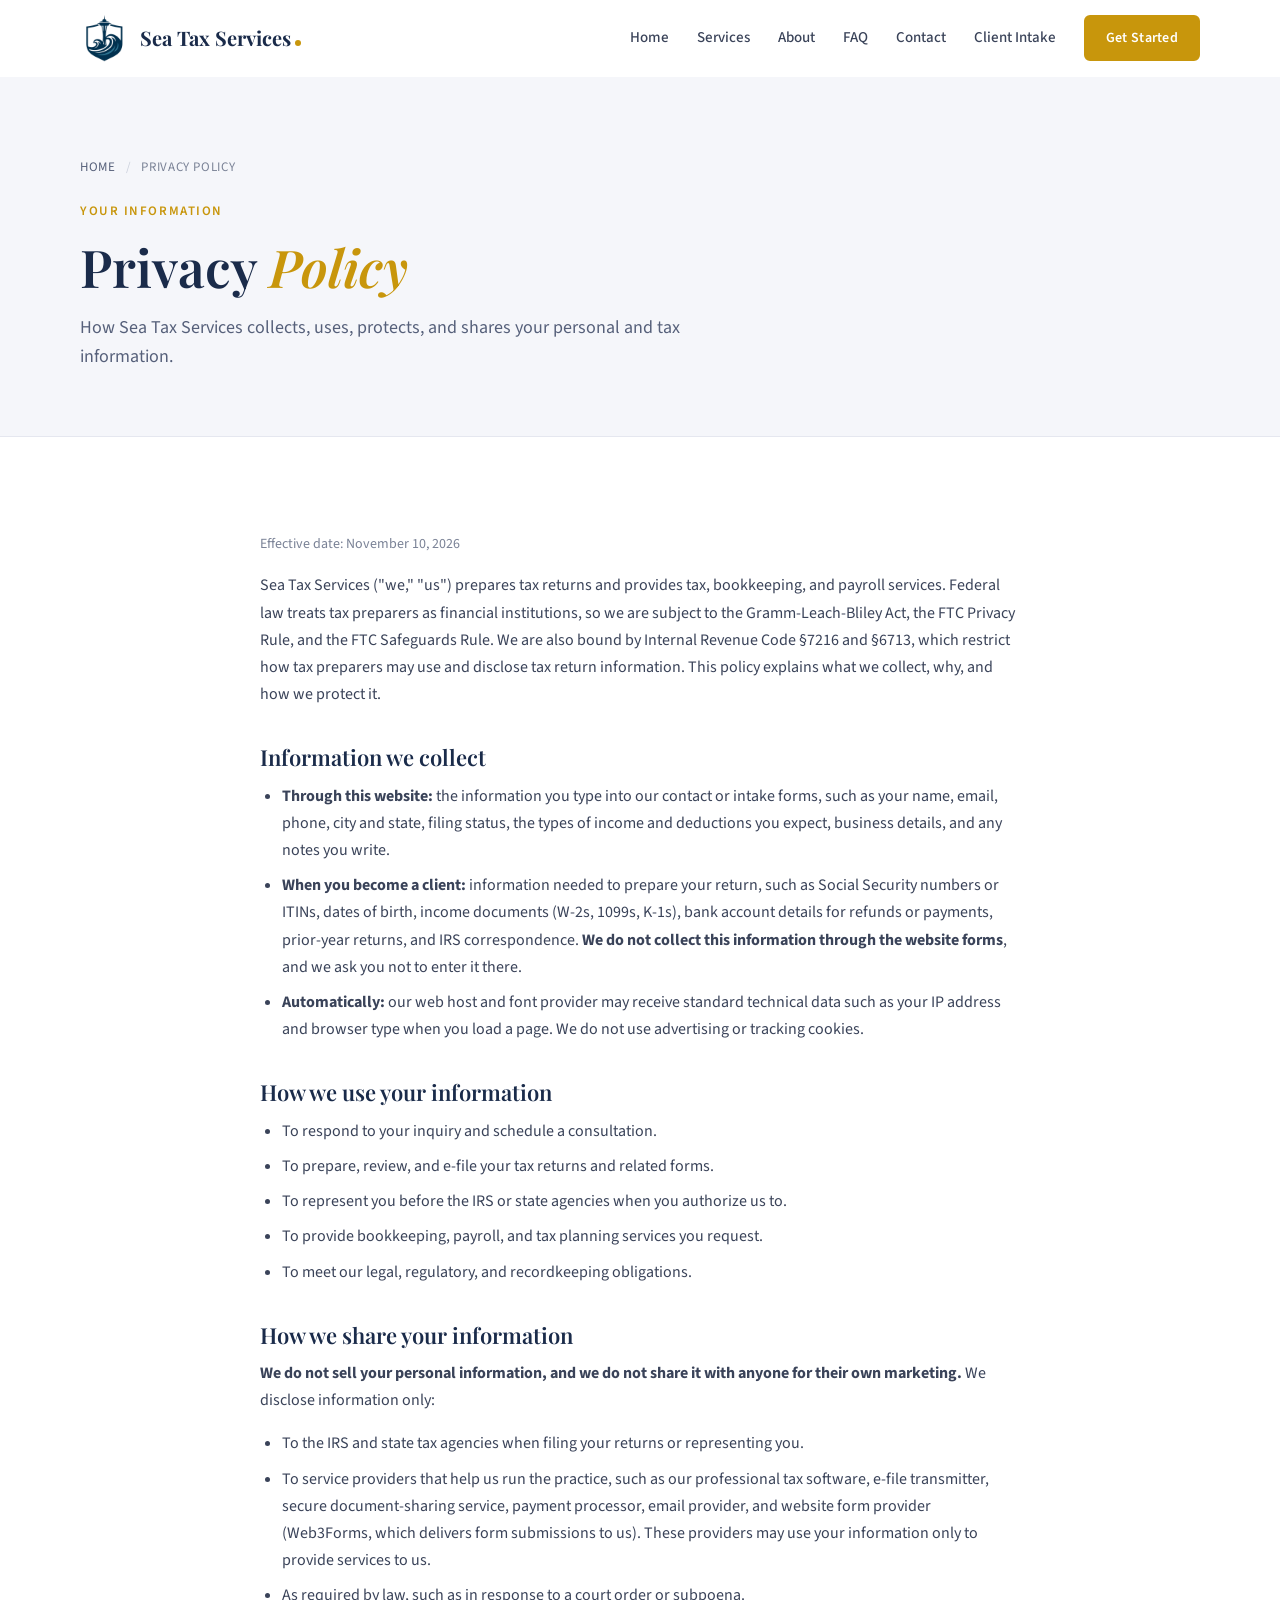
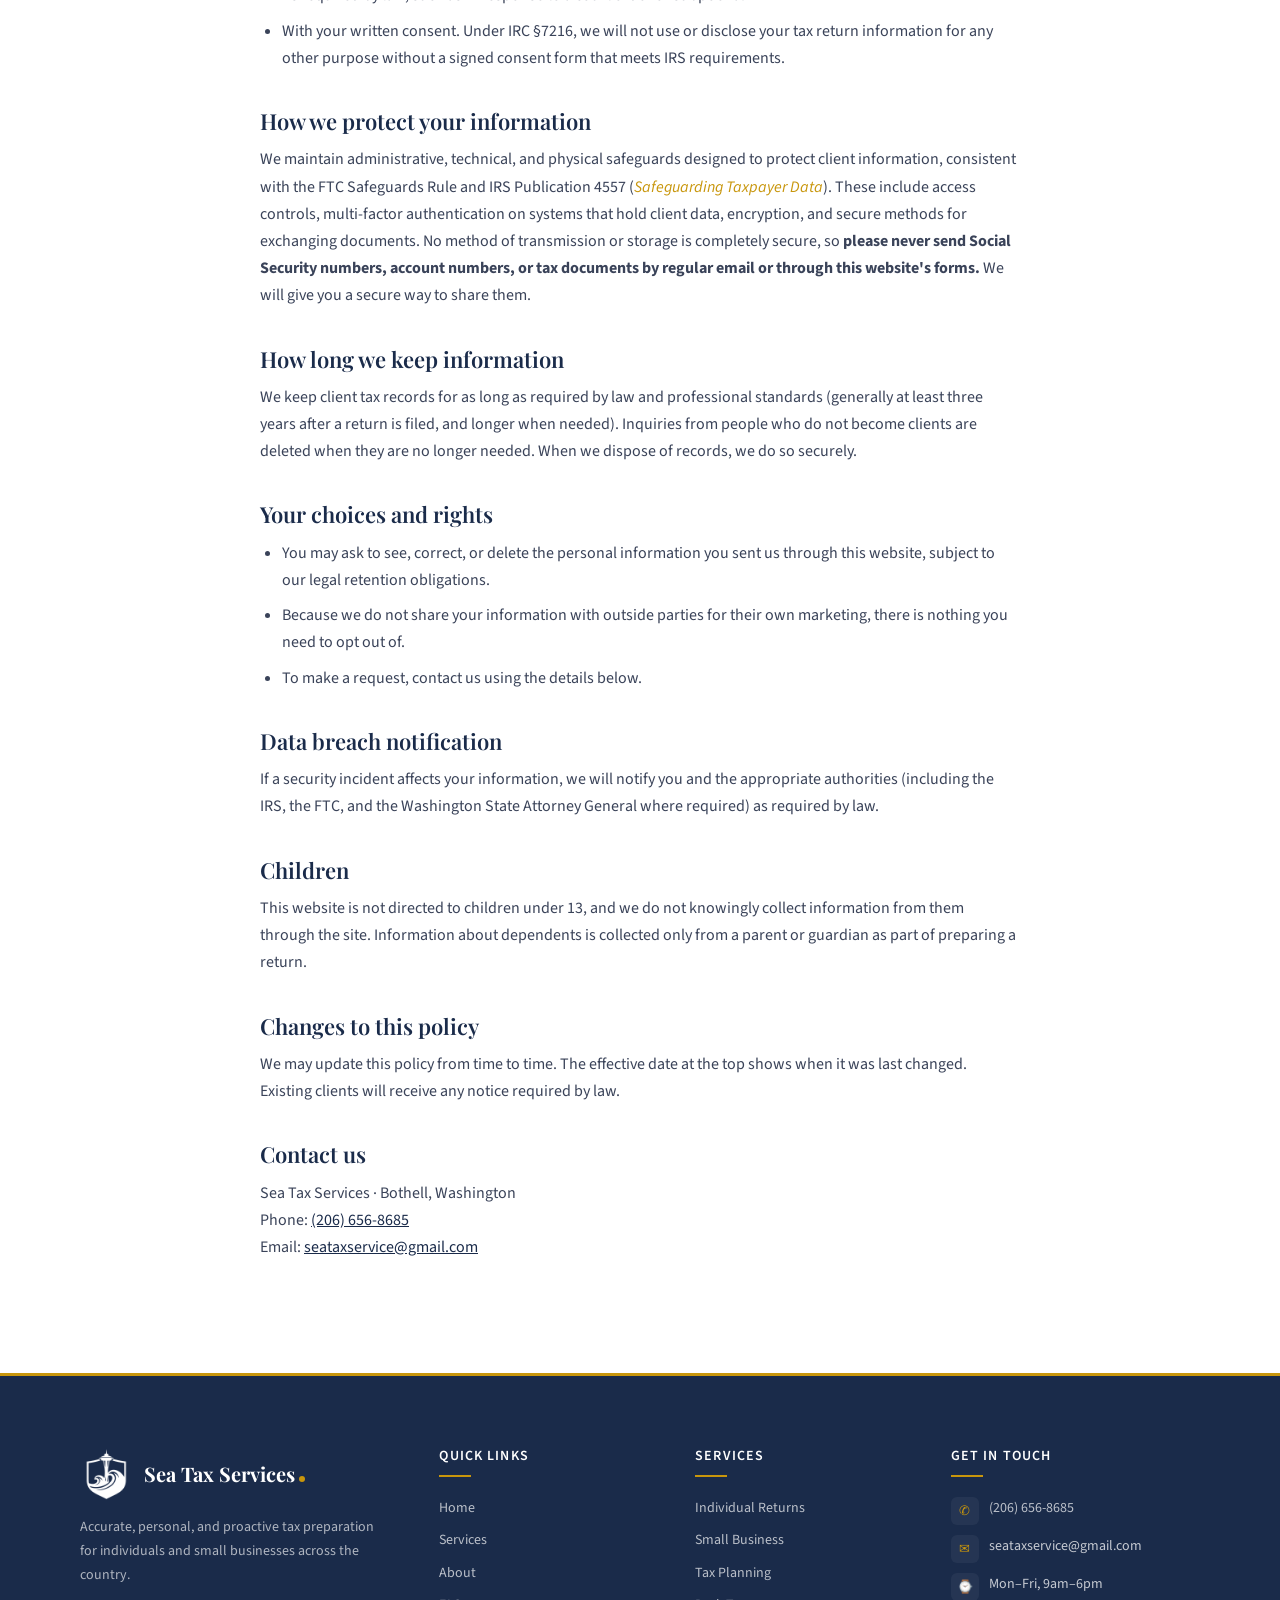
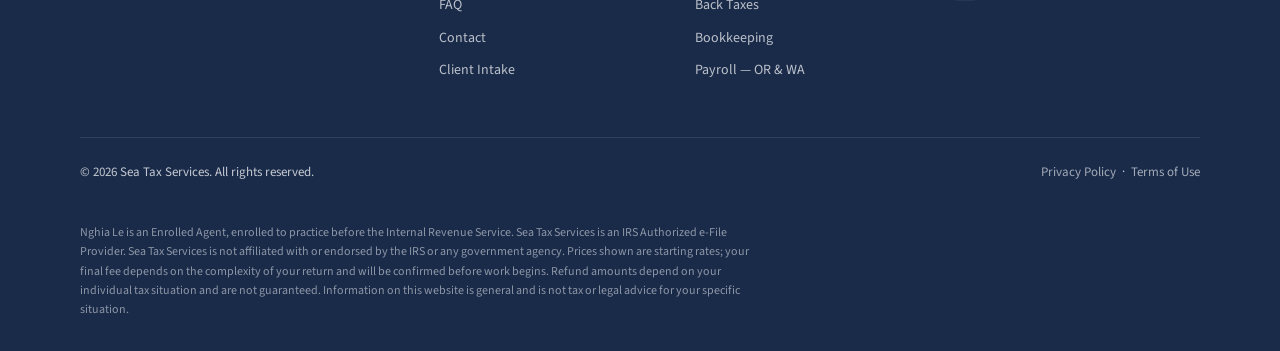
<file: privacy.html>
<!DOCTYPE html>
<html lang="en">
<head>
  <meta charset="UTF-8" />
  <meta name="viewport" content="width=device-width, initial-scale=1.0" />
  <title>Privacy Policy — Sea Tax Services</title>
  <meta name="description" content="How Sea Tax Services collects, uses, protects, and shares your personal and tax information." />
  <link rel="canonical" href="https://seataxservices.com/privacy.html" />
  <link rel="icon" type="image/svg+xml" href="data:image/svg+xml,%3Csvg xmlns='http://www.w3.org/2000/svg' viewBox='0 0 32 32'%3E%3Crect width='32' height='32' rx='6' fill='%231A2B4A'/%3E%3Ctext x='50%25' y='55%25' font-family='Georgia,serif' font-size='20' font-weight='700' fill='%23C8960C' text-anchor='middle' dominant-baseline='middle'%3ES%3C/text%3E%3C/svg%3E" />
  <link rel="preconnect" href="https://fonts.googleapis.com" />
  <link rel="preconnect" href="https://fonts.gstatic.com" crossorigin />
  <link href="https://fonts.googleapis.com/css2?family=Playfair+Display:ital,wght@0,400;0,600;0,700;1,400;1,600&family=Source+Sans+3:wght@300;400;500;600;700&display=swap" rel="stylesheet" />
  <link rel="stylesheet" href="css/style.css" />
  <style>
    .legal { max-width: 760px; margin: 0 auto; font-size: 16px; line-height: 1.7; color: var(--color-gray-700); }
    .legal h2 { font-family: var(--font-heading); font-size: 22px; color: var(--color-navy); margin: 36px 0 12px; }
    .legal ul { padding-left: 22px; margin: 0 0 16px; list-style: disc; }
    .legal li { margin-bottom: 8px; }
    .legal p { margin: 0 0 16px; }
    .legal a { color: var(--color-navy); text-decoration: underline; }
    .legal-meta { font-size: 14px; color: var(--color-gray-500); }
  </style>
</head>
<body>
  <header class="site-header" id="site-header">
    <div class="container">
      <nav class="nav" aria-label="Primary">
        <a href="index.html" class="logo"><img src="images/logo-company.png" alt="Sea Tax Services" class="logo-img" /><span class="logo-name">Sea Tax Services</span></a>
        <button class="nav-toggle" id="nav-toggle" aria-label="Toggle navigation" aria-expanded="false"><span></span><span></span><span></span></button>
        <ul class="nav-links" id="nav-links">
          <li><a href="index.html" class="nav-link">Home</a></li>
          <li><a href="services.html" class="nav-link">Services</a></li>
          <li><a href="about.html" class="nav-link">About</a></li>
          <li><a href="faq.html" class="nav-link">FAQ</a></li>
          <li><a href="contact.html" class="nav-link">Contact</a></li>
          <li><a href="intake.html" class="nav-link">Client Intake</a></li>
          <li><a href="intake.html" class="btn btn-primary nav-cta">Get Started</a></li>
        </ul>
      </nav>
    </div>
  </header>
  <main>
    <section class="page-hero">
      <div class="container">
        <div class="page-hero-inner">
          <div class="breadcrumb"><a href="index.html">Home</a><span class="breadcrumb-sep">/</span>Privacy Policy</div>
          <span class="eyebrow">Your Information</span>
          <h1>Privacy <em>Policy</em></h1>
          <p>How Sea Tax Services collects, uses, protects, and shares your personal and tax information.</p>
        </div>
      </div>
    </section>
    <section>
      <div class="container">
        <article class="legal">
          <p class="legal-meta">Effective date: November 10, 2026</p>

          <p>Sea Tax Services ("we," "us") prepares tax returns and provides tax, bookkeeping, and payroll services. Federal law treats tax preparers as financial institutions, so we are subject to the Gramm-Leach-Bliley Act, the FTC Privacy Rule, and the FTC Safeguards Rule. We are also bound by Internal Revenue Code §7216 and §6713, which restrict how tax preparers may use and disclose tax return information. This policy explains what we collect, why, and how we protect it.</p>

          <h2>Information we collect</h2>
          <ul>
            <li><strong>Through this website:</strong> the information you type into our contact or intake forms, such as your name, email, phone, city and state, filing status, the types of income and deductions you expect, business details, and any notes you write.</li>
            <li><strong>When you become a client:</strong> information needed to prepare your return, such as Social Security numbers or ITINs, dates of birth, income documents (W-2s, 1099s, K-1s), bank account details for refunds or payments, prior-year returns, and IRS correspondence. <strong>We do not collect this information through the website forms</strong>, and we ask you not to enter it there.</li>
            <li><strong>Automatically:</strong> our web host and font provider may receive standard technical data such as your IP address and browser type when you load a page. We do not use advertising or tracking cookies.</li>
          </ul>

          <h2>How we use your information</h2>
          <ul>
            <li>To respond to your inquiry and schedule a consultation.</li>
            <li>To prepare, review, and e-file your tax returns and related forms.</li>
            <li>To represent you before the IRS or state agencies when you authorize us to.</li>
            <li>To provide bookkeeping, payroll, and tax planning services you request.</li>
            <li>To meet our legal, regulatory, and recordkeeping obligations.</li>
          </ul>

          <h2>How we share your information</h2>
          <p><strong>We do not sell your personal information, and we do not share it with anyone for their own marketing.</strong> We disclose information only:</p>
          <ul>
            <li>To the IRS and state tax agencies when filing your returns or representing you.</li>
            <li>To service providers that help us run the practice, such as our professional tax software, e-file transmitter, secure document-sharing service, payment processor, email provider, and website form provider (Web3Forms, which delivers form submissions to us). These providers may use your information only to provide services to us.</li>
            <li>As required by law, such as in response to a court order or subpoena.</li>
            <li>With your written consent. Under IRC §7216, we will not use or disclose your tax return information for any other purpose without a signed consent form that meets IRS requirements.</li>
          </ul>

          <h2>How we protect your information</h2>
          <p>We maintain administrative, technical, and physical safeguards designed to protect client information, consistent with the FTC Safeguards Rule and IRS Publication 4557 (<em>Safeguarding Taxpayer Data</em>). These include access controls, multi-factor authentication on systems that hold client data, encryption, and secure methods for exchanging documents. No method of transmission or storage is completely secure, so <strong>please never send Social Security numbers, account numbers, or tax documents by regular email or through this website's forms.</strong> We will give you a secure way to share them.</p>

          <h2>How long we keep information</h2>
          <p>We keep client tax records for as long as required by law and professional standards (generally at least three years after a return is filed, and longer when needed). Inquiries from people who do not become clients are deleted when they are no longer needed. When we dispose of records, we do so securely.</p>

          <h2>Your choices and rights</h2>
          <ul>
            <li>You may ask to see, correct, or delete the personal information you sent us through this website, subject to our legal retention obligations.</li>
            <li>Because we do not share your information with outside parties for their own marketing, there is nothing you need to opt out of.</li>
            <li>To make a request, contact us using the details below.</li>
          </ul>

          <h2>Data breach notification</h2>
          <p>If a security incident affects your information, we will notify you and the appropriate authorities (including the IRS, the FTC, and the Washington State Attorney General where required) as required by law.</p>

          <h2>Children</h2>
          <p>This website is not directed to children under 13, and we do not knowingly collect information from them through the site. Information about dependents is collected only from a parent or guardian as part of preparing a return.</p>

          <h2>Changes to this policy</h2>
          <p>We may update this policy from time to time. The effective date at the top shows when it was last changed. Existing clients will receive any notice required by law.</p>

          <h2>Contact us</h2>
          <p>Sea Tax Services · Bothell, Washington<br />
          Phone: <a href="tel:+12066568685">(206) 656-8685</a><br />
          Email: <a href="mailto:seataxservice@gmail.com">seataxservice@gmail.com</a></p>
        </article>
      </div>
    </section>
  </main>
  <footer class="site-footer">
    <div class="container">
      <div class="footer-grid">
        <div class="footer-brand">
          <a href="index.html" class="logo"><img src="images/logo-company.png" alt="Sea Tax Services" class="logo-img" /><span class="logo-name">Sea Tax Services</span></a>
          <p>Accurate, personal, and proactive tax preparation for individuals and small businesses across the country.</p>
        </div>
        <div class="footer-col">
          <h4>Quick Links</h4>
          <ul>
            <li><a href="index.html">Home</a></li>
            <li><a href="services.html">Services</a></li>
            <li><a href="about.html">About</a></li>
            <li><a href="faq.html">FAQ</a></li>
            <li><a href="contact.html">Contact</a></li>
            <li><a href="intake.html">Client Intake</a></li>
          </ul>
        </div>
        <div class="footer-col">
          <h4>Services</h4>
          <ul>
            <li><a href="services.html">Individual Returns</a></li>
            <li><a href="services.html">Small Business</a></li>
            <li><a href="services.html">Tax Planning</a></li>
            <li><a href="services.html">Back Taxes</a></li>
            <li><a href="services.html">Bookkeeping</a></li>
            <li><a href="services.html">Payroll — OR &amp; WA</a></li>
          </ul>
        </div>
        <div class="footer-col">
          <h4>Get in Touch</h4>
          <ul class="footer-contact">
            <li><span class="contact-icon">✆</span><a href="tel:+12066568685">(206) 656-8685</a></li>
            <li><span class="contact-icon">✉</span><span>seataxservice@gmail.com</span></li>
            <li><span class="contact-icon">⌚</span><span>Mon–Fri, 9am–6pm</span></li>
          </ul>
        </div>
      </div>
      <div class="footer-bottom">
        <div>&copy; <span id="current-year">2025</span> Sea Tax Services. All rights reserved.</div>
        <div><a href="privacy.html">Privacy Policy</a> &nbsp;·&nbsp; <a href="terms.html">Terms of Use</a></div>
      </div>
      <p class="footer-disclaimer">Nghia Le is an Enrolled Agent, enrolled to practice before the Internal Revenue Service. Sea Tax Services is an IRS Authorized e-File Provider. Sea Tax Services is not affiliated with or endorsed by the IRS or any government agency. Prices shown are starting rates; your final fee depends on the complexity of your return and will be confirmed before work begins. Refund amounts depend on your individual tax situation and are not guaranteed. Information on this website is general and is not tax or legal advice for your specific situation.</p>
    </div>
  </footer>
  <button class="back-to-top" id="back-to-top" aria-label="Back to top">↑</button>
  <script src="js/main.js"></script>
</body>
</html>
</file>
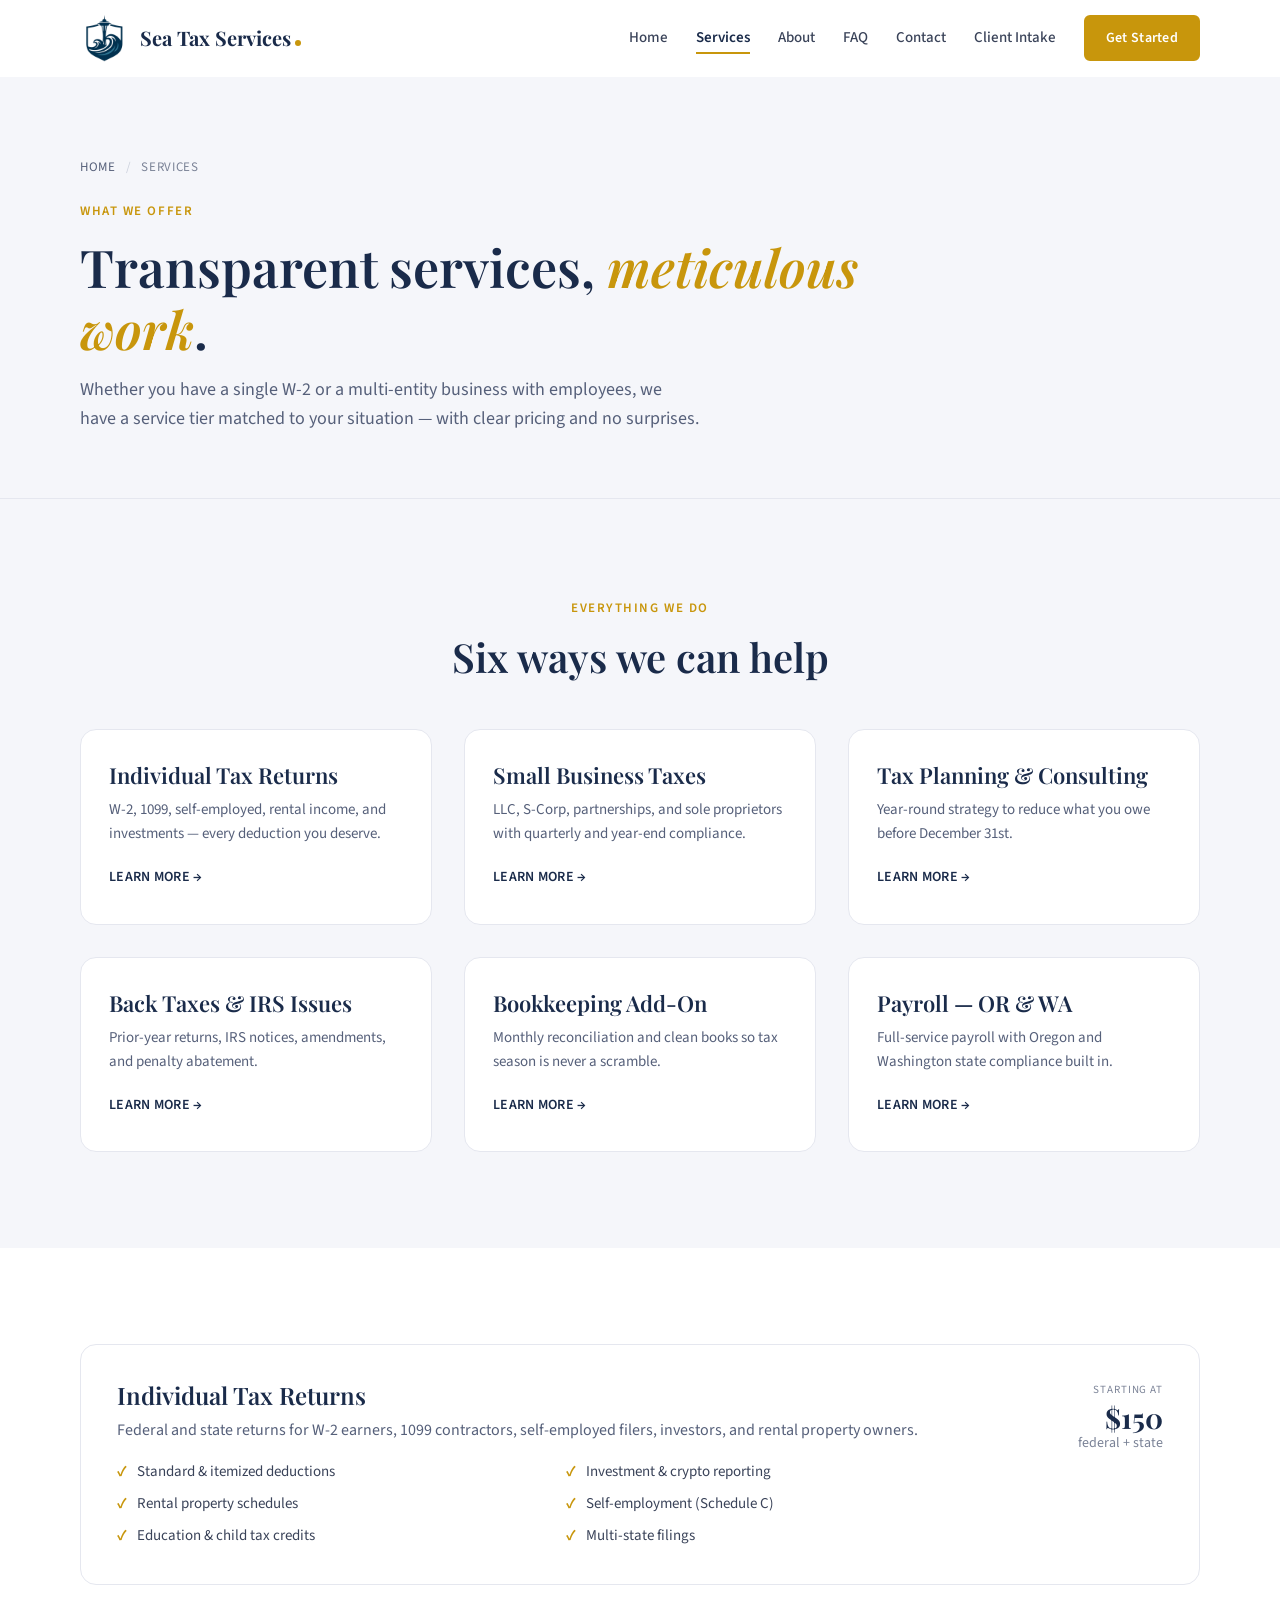
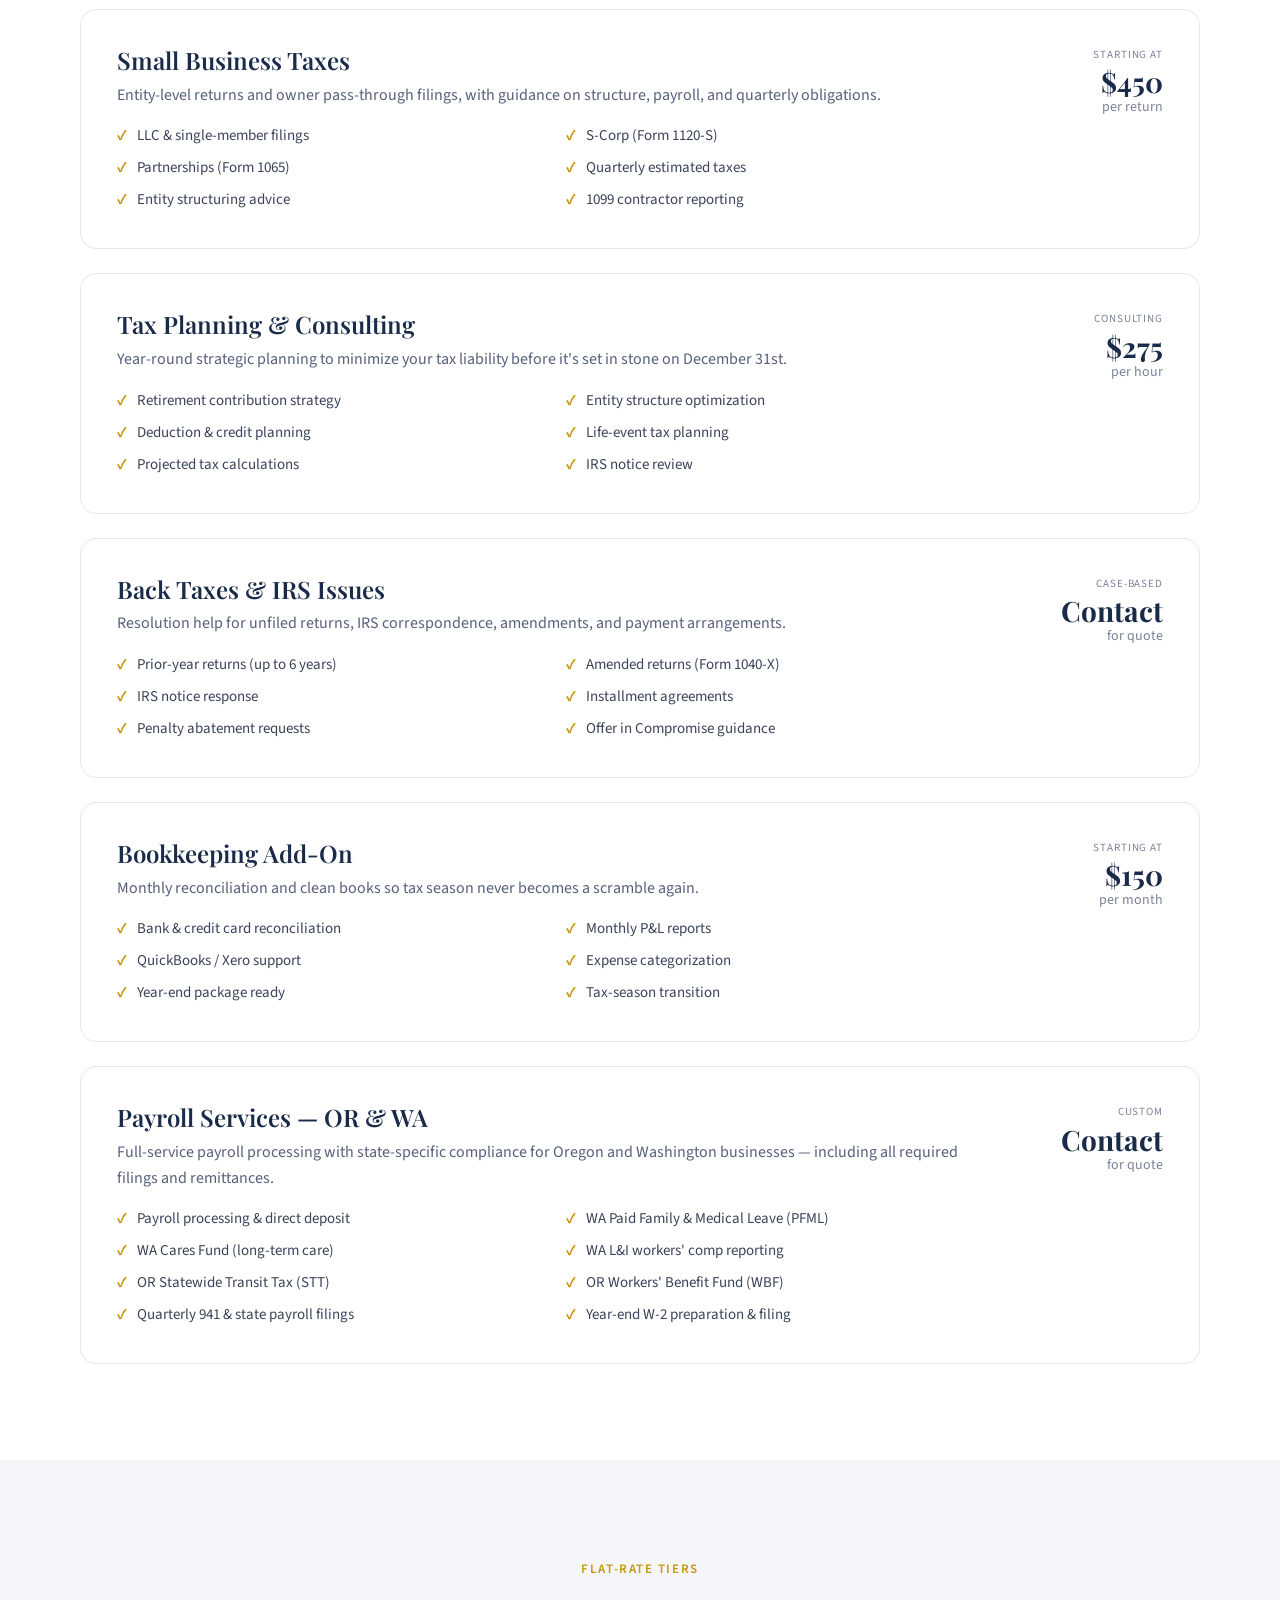
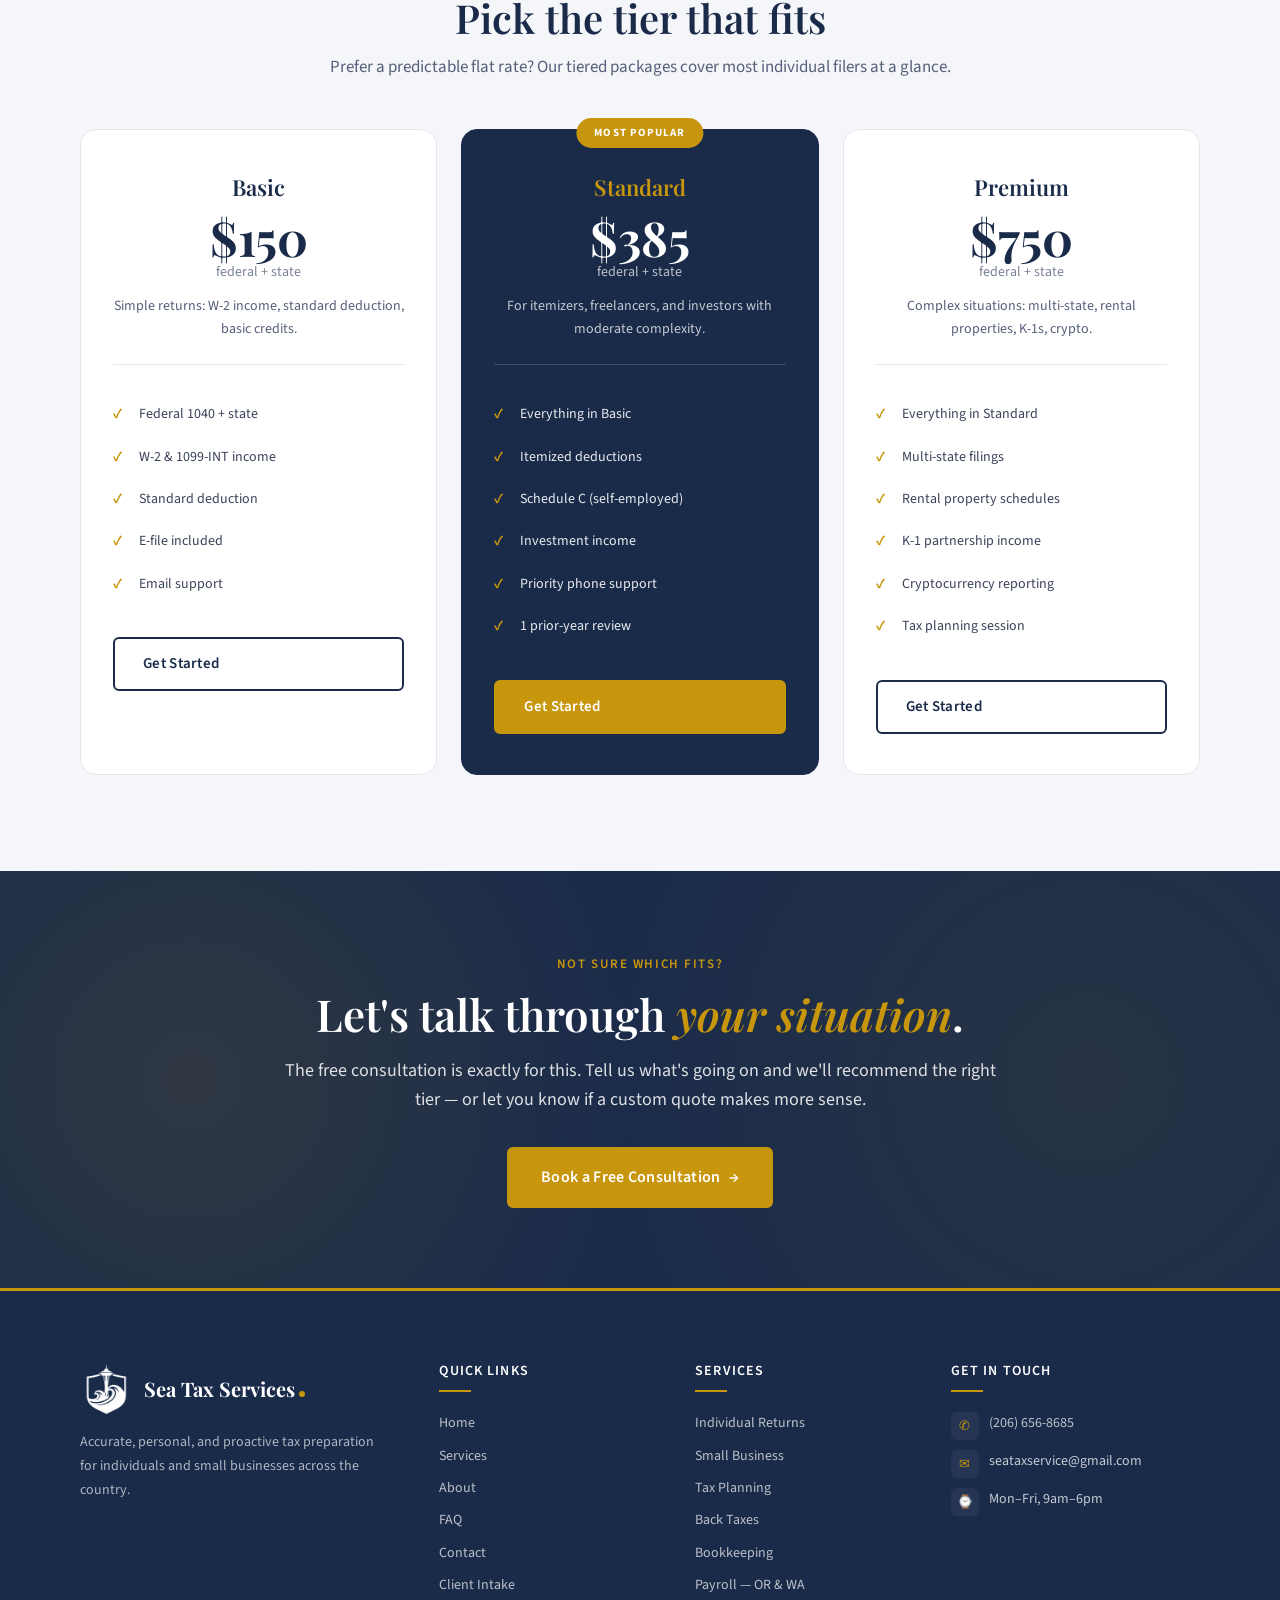
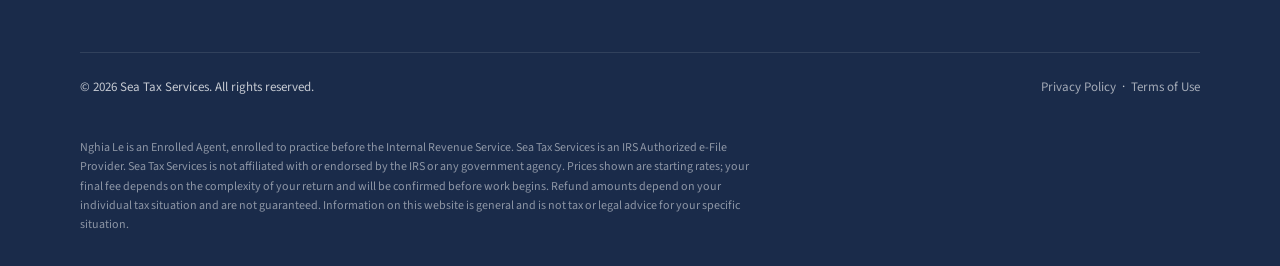
<file: services.html>
<!DOCTYPE html>
<html lang="en">
<head>
  <meta charset="UTF-8" />
  <meta name="viewport" content="width=device-width, initial-scale=1.0" />
  <title>Services &amp; Pricing — Sea Tax Services</title>
  <meta name="description" content="Full-service tax preparation: individual returns, small business taxes, tax planning, back taxes & IRS resolution, and bookkeeping. Transparent pricing, flat-rate tiers available." />
  <meta name="keywords" content="tax preparation pricing, small business tax filing, tax planning services, back taxes help, bookkeeping services" />
  <meta property="og:type" content="website" />
  <meta property="og:url" content="https://seataxservices.com/services.html" />
  <meta property="og:title" content="Services & Pricing — Sea Tax Services" />
  <meta property="og:description" content="Full-service tax preparation with transparent, tiered pricing." />
  <meta property="og:image" content="https://seataxservices.com/images/Nghia.png" />
  <meta name="twitter:card" content="summary_large_image" />
  <meta name="twitter:title" content="Services & Pricing — Sea Tax Services" />
  <meta name="twitter:description" content="Full-service tax preparation with transparent, tiered pricing." />
  <meta name="twitter:image" content="https://seataxservices.com/images/Nghia.png" />
  <link rel="canonical" href="https://seataxservices.com/services.html" />
  <link rel="icon" type="image/svg+xml" href="data:image/svg+xml,%3Csvg xmlns='http://www.w3.org/2000/svg' viewBox='0 0 32 32'%3E%3Crect width='32' height='32' rx='6' fill='%231A2B4A'/%3E%3Ctext x='50%25' y='55%25' font-family='Georgia,serif' font-size='20' font-weight='700' fill='%23C8960C' text-anchor='middle' dominant-baseline='middle'%3ES%3C/text%3E%3C/svg%3E" />
  <link rel="preconnect" href="https://fonts.googleapis.com" />
  <link rel="preconnect" href="https://fonts.gstatic.com" crossorigin />
  <link href="https://fonts.googleapis.com/css2?family=Playfair+Display:ital,wght@0,400;0,600;0,700;1,400;1,600&family=Source+Sans+3:wght@300;400;500;600;700&display=swap" rel="stylesheet" />
  <link rel="stylesheet" href="css/style.css" />
</head>
<body>
  <header class="site-header" id="site-header">
    <div class="container">
      <nav class="nav" aria-label="Primary">
        <a href="index.html" class="logo"><img src="images/logo-company.png" alt="Sea Tax Services" class="logo-img" /><span class="logo-name">Sea Tax Services</span></a>
        <button class="nav-toggle" id="nav-toggle" aria-label="Toggle navigation" aria-expanded="false"><span></span><span></span><span></span></button>
        <ul class="nav-links" id="nav-links">
          <li><a href="index.html" class="nav-link">Home</a></li>
          <li><a href="services.html" class="nav-link">Services</a></li>
          <li><a href="about.html" class="nav-link">About</a></li>
          <li><a href="faq.html" class="nav-link">FAQ</a></li>
          <li><a href="contact.html" class="nav-link">Contact</a></li>
          <li><a href="intake.html" class="nav-link">Client Intake</a></li>
          <li><a href="intake.html" class="btn btn-primary nav-cta">Get Started</a></li>
        </ul>
      </nav>
    </div>
  </header>
  <main>
    <section class="page-hero">
      <div class="container">
        <div class="page-hero-inner">
          <div class="breadcrumb"><a href="index.html">Home</a><span class="breadcrumb-sep">/</span>Services</div>
          <span class="eyebrow">What We Offer</span>
          <h1>Transparent services, <em>meticulous work</em>.</h1>
          <p>Whether you have a single W-2 or a multi-entity business with employees, we have a service tier matched to your situation — with clear pricing and no surprises.</p>
        </div>
      </div>
    </section>
    <section class="section-alt">
      <div class="container">
        <div class="section-header">
          <span class="eyebrow">Everything We Do</span>
          <h2 class="section-title">Six ways we can help</h2>
        </div>
        <div class="services-grid">
          <article class="service-card fade-in">
            <h3>Individual Tax Returns</h3>
            <p>W-2, 1099, self-employed, rental income, and investments — every deduction you deserve.</p>
            <a href="#individual" class="service-link">Learn more →</a>
          </article>
          <article class="service-card fade-in delay-1">
            <h3>Small Business Taxes</h3>
            <p>LLC, S-Corp, partnerships, and sole proprietors with quarterly and year-end compliance.</p>
            <a href="#small-business" class="service-link">Learn more →</a>
          </article>
          <article class="service-card fade-in delay-2">
            <h3>Tax Planning &amp; Consulting</h3>
            <p>Year-round strategy to reduce what you owe before December 31st.</p>
            <a href="#planning" class="service-link">Learn more →</a>
          </article>
          <article class="service-card fade-in">
            <h3>Back Taxes &amp; IRS Issues</h3>
            <p>Prior-year returns, IRS notices, amendments, and penalty abatement.</p>
            <a href="#back-taxes" class="service-link">Learn more →</a>
          </article>
          <article class="service-card fade-in delay-1">
            <h3>Bookkeeping Add-On</h3>
            <p>Monthly reconciliation and clean books so tax season is never a scramble.</p>
            <a href="#bookkeeping" class="service-link">Learn more →</a>
          </article>
          <article class="service-card fade-in delay-2">
            <h3>Payroll — OR &amp; WA</h3>
            <p>Full-service payroll with Oregon and Washington state compliance built in.</p>
            <a href="#payroll" class="service-link">Learn more →</a>
          </article>
        </div>
      </div>
    </section>
    <section>
      <div class="container">
        <div class="service-detail-list">
          <article id="individual" class="service-detail fade-in">
            <div class="service-detail-body">
              <h3>Individual Tax Returns</h3>
              <p>Federal and state returns for W-2 earners, 1099 contractors, self-employed filers, investors, and rental property owners.</p>
              <ul>
                <li>Standard &amp; itemized deductions</li>
                <li>Investment &amp; crypto reporting</li>
                <li>Rental property schedules</li>
                <li>Self-employment (Schedule C)</li>
                <li>Education &amp; child tax credits</li>
                <li>Multi-state filings</li>
              </ul>
            </div>
            <div class="price-tag">
              <div class="price-label">Starting at</div>
              <div class="price-value">$150<small>federal + state</small></div>
            </div>
          </article>
          <article id="small-business" class="service-detail fade-in">
            <div class="service-detail-body">
              <h3>Small Business Taxes</h3>
              <p>Entity-level returns and owner pass-through filings, with guidance on structure, payroll, and quarterly obligations.</p>
              <ul>
                <li>LLC &amp; single-member filings</li>
                <li>S-Corp (Form 1120-S)</li>
                <li>Partnerships (Form 1065)</li>
                <li>Quarterly estimated taxes</li>
                <li>Entity structuring advice</li>
                <li>1099 contractor reporting</li>
              </ul>
            </div>
            <div class="price-tag">
              <div class="price-label">Starting at</div>
              <div class="price-value">$450<small>per return</small></div>
            </div>
          </article>
          <article id="planning" class="service-detail fade-in">
            <div class="service-detail-body">
              <h3>Tax Planning &amp; Consulting</h3>
              <p>Year-round strategic planning to minimize your tax liability before it's set in stone on December 31st.</p>
              <ul>
                <li>Retirement contribution strategy</li>
                <li>Entity structure optimization</li>
                <li>Deduction &amp; credit planning</li>
                <li>Life-event tax planning</li>
                <li>Projected tax calculations</li>
                <li>IRS notice review</li>
              </ul>
            </div>
            <div class="price-tag">
              <div class="price-label">Consulting</div>
              <div class="price-value">$275<small>per hour</small></div>
            </div>
          </article>
          <article id="back-taxes" class="service-detail fade-in">
            <div class="service-detail-body">
              <h3>Back Taxes &amp; IRS Issues</h3>
              <p>Resolution help for unfiled returns, IRS correspondence, amendments, and payment arrangements.</p>
              <ul>
                <li>Prior-year returns (up to 6 years)</li>
                <li>Amended returns (Form 1040-X)</li>
                <li>IRS notice response</li>
                <li>Installment agreements</li>
                <li>Penalty abatement requests</li>
                <li>Offer in Compromise guidance</li>
              </ul>
            </div>
            <div class="price-tag">
              <div class="price-label">Case-based</div>
              <div class="price-value">Contact<small>for quote</small></div>
            </div>
          </article>
          <article id="bookkeeping" class="service-detail fade-in">
            <div class="service-detail-body">
              <h3>Bookkeeping Add-On</h3>
              <p>Monthly reconciliation and clean books so tax season never becomes a scramble again.</p>
              <ul>
                <li>Bank &amp; credit card reconciliation</li>
                <li>Monthly P&amp;L reports</li>
                <li>QuickBooks / Xero support</li>
                <li>Expense categorization</li>
                <li>Year-end package ready</li>
                <li>Tax-season transition</li>
              </ul>
            </div>
            <div class="price-tag">
              <div class="price-label">Starting at</div>
              <div class="price-value">$150<small>per month</small></div>
            </div>
          </article>
          <article id="payroll" class="service-detail fade-in">
            <div class="service-detail-body">
              <h3>Payroll Services — OR &amp; WA</h3>
              <p>Full-service payroll processing with state-specific compliance for Oregon and Washington businesses — including all required filings and remittances.</p>
              <ul>
                <li>Payroll processing &amp; direct deposit</li>
                <li>WA Paid Family &amp; Medical Leave (PFML)</li>
                <li>WA Cares Fund (long-term care)</li>
                <li>WA L&amp;I workers' comp reporting</li>
                <li>OR Statewide Transit Tax (STT)</li>
                <li>OR Workers' Benefit Fund (WBF)</li>
                <li>Quarterly 941 &amp; state payroll filings</li>
                <li>Year-end W-2 preparation &amp; filing</li>
              </ul>
            </div>
            <div class="price-tag">
              <div class="price-label">Custom</div>
              <div class="price-value">Contact<small>for quote</small></div>
            </div>
          </article>
        </div>
      </div>
    </section>
    <section class="section-alt">
      <div class="container">
        <div class="section-header">
          <span class="eyebrow">Flat-Rate Tiers</span>
          <h2 class="section-title">Pick the tier that fits</h2>
          <p class="section-subtitle">Prefer a predictable flat rate? Our tiered packages cover most individual filers at a glance.</p>
        </div>
        <div class="pricing-table">
          <div class="pricing-card fade-in">
            <div class="pricing-tier">Basic</div>
            <div class="pricing-amount">$150<small>federal + state</small></div>
            <p class="pricing-desc">Simple returns: W-2 income, standard deduction, basic credits.</p>
            <ul class="pricing-features">
              <li>Federal 1040 + state</li>
              <li>W-2 &amp; 1099-INT income</li>
              <li>Standard deduction</li>
              <li>E-file included</li>
              <li>Email support</li>
            </ul>
            <a href="contact.html" class="btn btn-outline" style="width:100%;">Get Started</a>
          </div>
          <div class="pricing-card featured fade-in delay-1">
            <div class="pricing-tier">Standard</div>
            <div class="pricing-amount">$385<small>federal + state</small></div>
            <p class="pricing-desc">For itemizers, freelancers, and investors with moderate complexity.</p>
            <ul class="pricing-features">
              <li>Everything in Basic</li>
              <li>Itemized deductions</li>
              <li>Schedule C (self-employed)</li>
              <li>Investment income</li>
              <li>Priority phone support</li>
              <li>1 prior-year review</li>
            </ul>
            <a href="contact.html" class="btn btn-primary" style="width:100%;">Get Started</a>
          </div>
          <div class="pricing-card fade-in delay-2">
            <div class="pricing-tier">Premium</div>
            <div class="pricing-amount">$750<small>federal + state</small></div>
            <p class="pricing-desc">Complex situations: multi-state, rental properties, K-1s, crypto.</p>
            <ul class="pricing-features">
              <li>Everything in Standard</li>
              <li>Multi-state filings</li>
              <li>Rental property schedules</li>
              <li>K-1 partnership income</li>
              <li>Cryptocurrency reporting</li>
              <li>Tax planning session</li>
            </ul>
            <a href="contact.html" class="btn btn-outline" style="width:100%;">Get Started</a>
          </div>
        </div>
      </div>
    </section>
    <section class="cta-banner">
      <div class="container">
        <div class="cta-banner-content">
          <span class="eyebrow">Not Sure Which Fits?</span>
          <h2>Let's talk through <em>your situation</em>.</h2>
          <p>The free consultation is exactly for this. Tell us what's going on and we'll recommend the right tier — or let you know if a custom quote makes more sense.</p>
          <a href="contact.html" class="btn btn-primary btn-lg btn-arrow">Book a Free Consultation</a>
        </div>
      </div>
    </section>
  </main>
  <footer class="site-footer">
    <div class="container">
      <div class="footer-grid">
        <div class="footer-brand">
          <a href="index.html" class="logo"><img src="images/logo-company.png" alt="Sea Tax Services" class="logo-img" /><span class="logo-name">Sea Tax Services</span></a>
          <p>Accurate, personal, and proactive tax preparation for individuals and small businesses across the country.</p>
        </div>
        <div class="footer-col">
          <h4>Quick Links</h4>
          <ul>
            <li><a href="index.html">Home</a></li>
            <li><a href="services.html">Services</a></li>
            <li><a href="about.html">About</a></li>
            <li><a href="faq.html">FAQ</a></li>
            <li><a href="contact.html">Contact</a></li>
            <li><a href="intake.html">Client Intake</a></li>
          </ul>
        </div>
        <div class="footer-col">
          <h4>Services</h4>
          <ul>
            <li><a href="services.html">Individual Returns</a></li>
            <li><a href="services.html">Small Business</a></li>
            <li><a href="services.html">Tax Planning</a></li>
            <li><a href="services.html">Back Taxes</a></li>
            <li><a href="services.html">Bookkeeping</a></li>
            <li><a href="services.html">Payroll — OR &amp; WA</a></li>
          </ul>
        </div>
        <div class="footer-col">
          <h4>Get in Touch</h4>
          <ul class="footer-contact">
            <li><span class="contact-icon">✆</span><a href="tel:+12066568685">(206) 656-8685</a></li>
            <li><span class="contact-icon">✉</span><span>seataxservice@gmail.com</span></li>
            <li><span class="contact-icon">⌚</span><span>Mon–Fri, 9am–6pm</span></li>
          </ul>
        </div>
      </div>
      <div class="footer-bottom">
        <div>&copy; <span id="current-year">2025</span> Sea Tax Services. All rights reserved.</div>
        <div><a href="privacy.html">Privacy Policy</a> &nbsp;·&nbsp; <a href="terms.html">Terms of Use</a></div>
      </div>
      <p class="footer-disclaimer">Nghia Le is an Enrolled Agent, enrolled to practice before the Internal Revenue Service. Sea Tax Services is an IRS Authorized e-File Provider. Sea Tax Services is not affiliated with or endorsed by the IRS or any government agency. Prices shown are starting rates; your final fee depends on the complexity of your return and will be confirmed before work begins. Refund amounts depend on your individual tax situation and are not guaranteed. Information on this website is general and is not tax or legal advice for your specific situation.</p>
    </div>
  </footer>
  <button class="back-to-top" id="back-to-top" aria-label="Back to top">↑</button>
  <script src="js/main.js"></script>
</body>
</html>
</file>
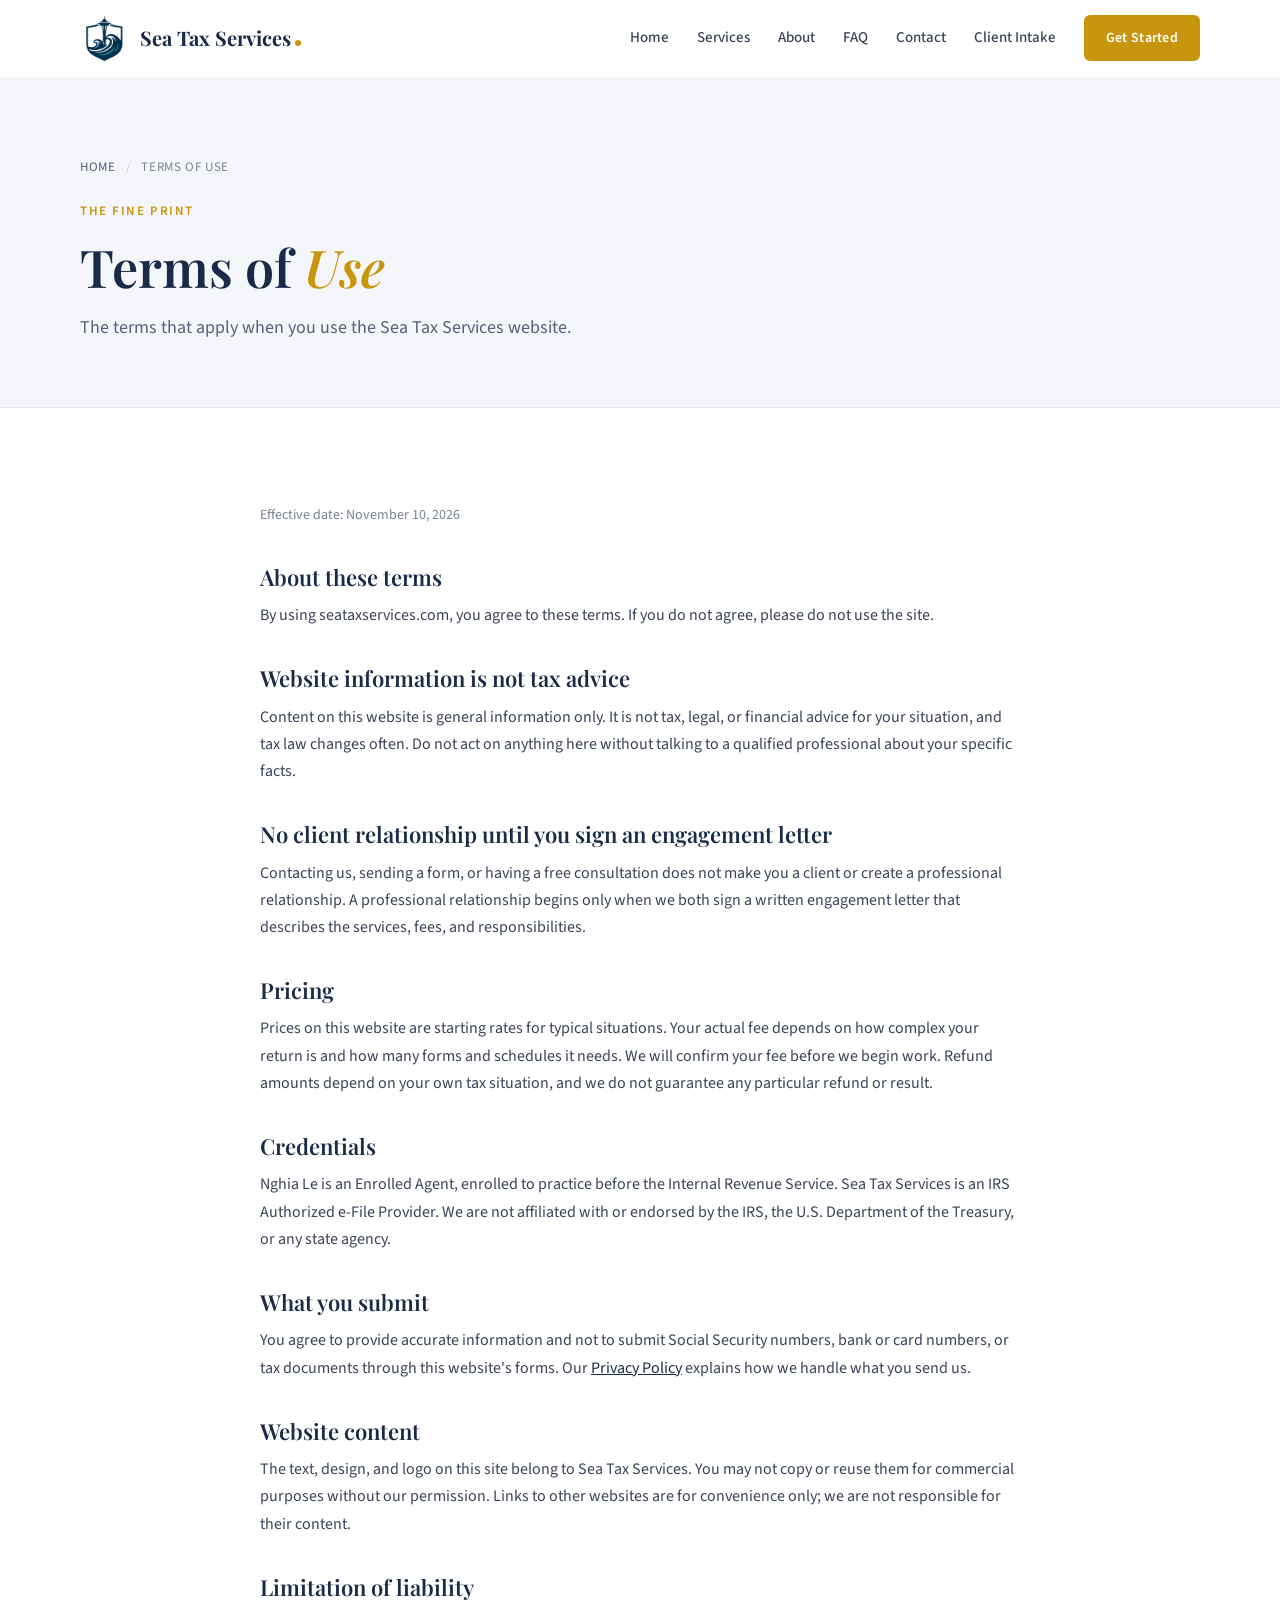
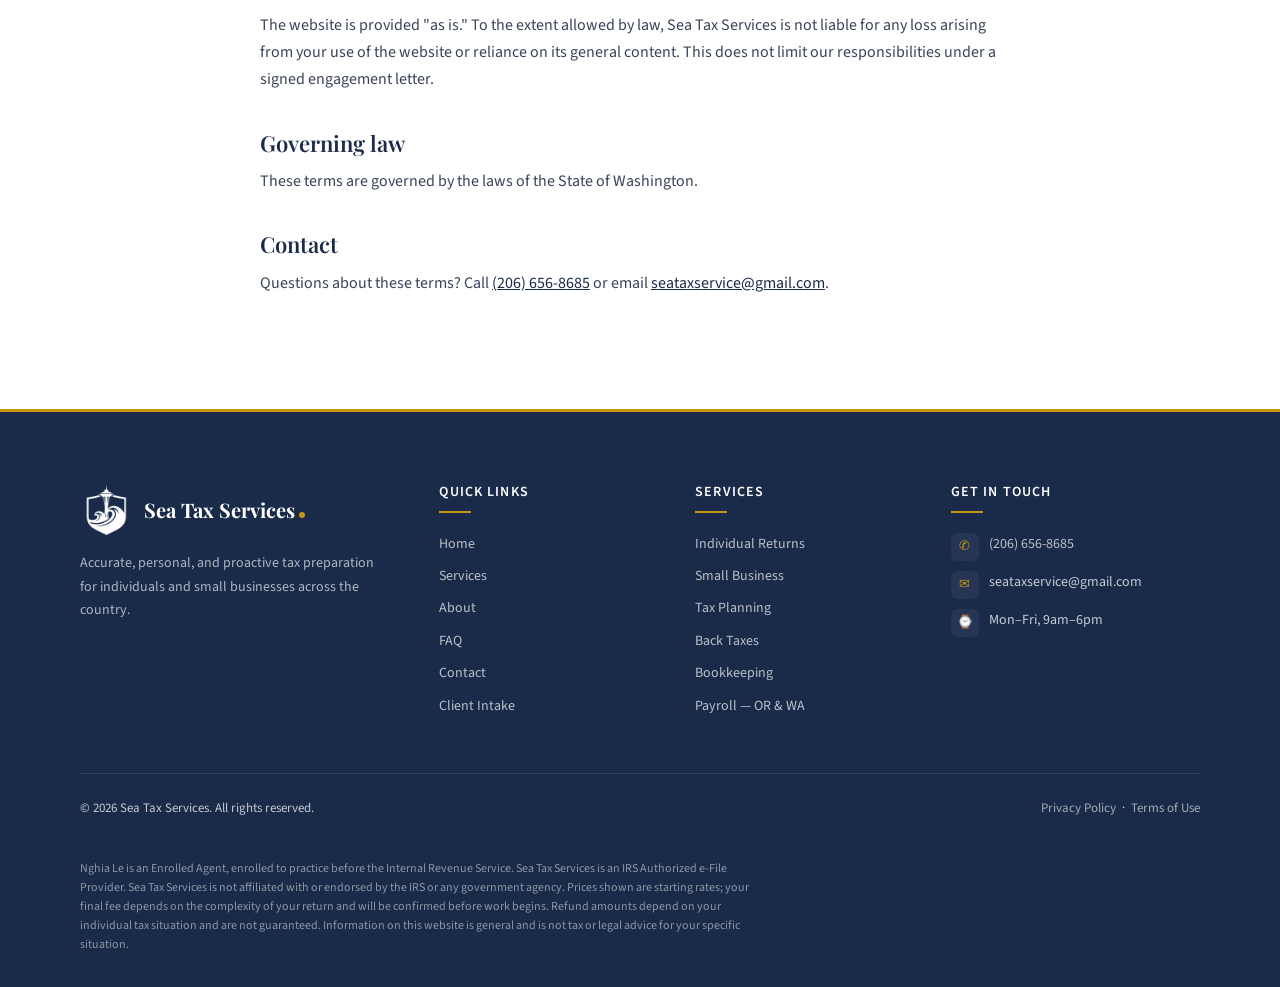
<file: terms.html>
<!DOCTYPE html>
<html lang="en">
<head>
  <meta charset="UTF-8" />
  <meta name="viewport" content="width=device-width, initial-scale=1.0" />
  <title>Terms of Use — Sea Tax Services</title>
  <meta name="description" content="Terms that apply to your use of the Sea Tax Services website." />
  <link rel="canonical" href="https://seataxservices.com/terms.html" />
  <link rel="icon" type="image/svg+xml" href="data:image/svg+xml,%3Csvg xmlns='http://www.w3.org/2000/svg' viewBox='0 0 32 32'%3E%3Crect width='32' height='32' rx='6' fill='%231A2B4A'/%3E%3Ctext x='50%25' y='55%25' font-family='Georgia,serif' font-size='20' font-weight='700' fill='%23C8960C' text-anchor='middle' dominant-baseline='middle'%3ES%3C/text%3E%3C/svg%3E" />
  <link rel="preconnect" href="https://fonts.googleapis.com" />
  <link rel="preconnect" href="https://fonts.gstatic.com" crossorigin />
  <link href="https://fonts.googleapis.com/css2?family=Playfair+Display:ital,wght@0,400;0,600;0,700;1,400;1,600&family=Source+Sans+3:wght@300;400;500;600;700&display=swap" rel="stylesheet" />
  <link rel="stylesheet" href="css/style.css" />
  <style>
    .legal { max-width: 760px; margin: 0 auto; font-size: 16px; line-height: 1.7; color: var(--color-gray-700); }
    .legal h2 { font-family: var(--font-heading); font-size: 22px; color: var(--color-navy); margin: 36px 0 12px; }
    .legal ul { padding-left: 22px; margin: 0 0 16px; list-style: disc; }
    .legal li { margin-bottom: 8px; }
    .legal p { margin: 0 0 16px; }
    .legal a { color: var(--color-navy); text-decoration: underline; }
    .legal-meta { font-size: 14px; color: var(--color-gray-500); }
  </style>
</head>
<body>
  <header class="site-header" id="site-header">
    <div class="container">
      <nav class="nav" aria-label="Primary">
        <a href="index.html" class="logo"><img src="images/logo-company.png" alt="Sea Tax Services" class="logo-img" /><span class="logo-name">Sea Tax Services</span></a>
        <button class="nav-toggle" id="nav-toggle" aria-label="Toggle navigation" aria-expanded="false"><span></span><span></span><span></span></button>
        <ul class="nav-links" id="nav-links">
          <li><a href="index.html" class="nav-link">Home</a></li>
          <li><a href="services.html" class="nav-link">Services</a></li>
          <li><a href="about.html" class="nav-link">About</a></li>
          <li><a href="faq.html" class="nav-link">FAQ</a></li>
          <li><a href="contact.html" class="nav-link">Contact</a></li>
          <li><a href="intake.html" class="nav-link">Client Intake</a></li>
          <li><a href="intake.html" class="btn btn-primary nav-cta">Get Started</a></li>
        </ul>
      </nav>
    </div>
  </header>
  <main>
    <section class="page-hero">
      <div class="container">
        <div class="page-hero-inner">
          <div class="breadcrumb"><a href="index.html">Home</a><span class="breadcrumb-sep">/</span>Terms of Use</div>
          <span class="eyebrow">The Fine Print</span>
          <h1>Terms of <em>Use</em></h1>
          <p>The terms that apply when you use the Sea Tax Services website.</p>
        </div>
      </div>
    </section>
    <section>
      <div class="container">
        <article class="legal">
          <p class="legal-meta">Effective date: November 10, 2026</p>

          <h2>About these terms</h2>
          <p>By using seataxservices.com, you agree to these terms. If you do not agree, please do not use the site.</p>

          <h2>Website information is not tax advice</h2>
          <p>Content on this website is general information only. It is not tax, legal, or financial advice for your situation, and tax law changes often. Do not act on anything here without talking to a qualified professional about your specific facts.</p>

          <h2>No client relationship until you sign an engagement letter</h2>
          <p>Contacting us, sending a form, or having a free consultation does not make you a client or create a professional relationship. A professional relationship begins only when we both sign a written engagement letter that describes the services, fees, and responsibilities.</p>

          <h2>Pricing</h2>
          <p>Prices on this website are starting rates for typical situations. Your actual fee depends on how complex your return is and how many forms and schedules it needs. We will confirm your fee before we begin work. Refund amounts depend on your own tax situation, and we do not guarantee any particular refund or result.</p>

          <h2>Credentials</h2>
          <p>Nghia Le is an Enrolled Agent, enrolled to practice before the Internal Revenue Service. Sea Tax Services is an IRS Authorized e-File Provider. We are not affiliated with or endorsed by the IRS, the U.S. Department of the Treasury, or any state agency.</p>

          <h2>What you submit</h2>
          <p>You agree to provide accurate information and not to submit Social Security numbers, bank or card numbers, or tax documents through this website's forms. Our <a href="privacy.html">Privacy Policy</a> explains how we handle what you send us.</p>

          <h2>Website content</h2>
          <p>The text, design, and logo on this site belong to Sea Tax Services. You may not copy or reuse them for commercial purposes without our permission. Links to other websites are for convenience only; we are not responsible for their content.</p>

          <h2>Limitation of liability</h2>
          <p>The website is provided "as is." To the extent allowed by law, Sea Tax Services is not liable for any loss arising from your use of the website or reliance on its general content. This does not limit our responsibilities under a signed engagement letter.</p>

          <h2>Governing law</h2>
          <p>These terms are governed by the laws of the State of Washington.</p>

          <h2>Contact</h2>
          <p>Questions about these terms? Call <a href="tel:+12066568685">(206) 656-8685</a> or email <a href="mailto:seataxservice@gmail.com">seataxservice@gmail.com</a>.</p>
        </article>
      </div>
    </section>
  </main>
  <footer class="site-footer">
    <div class="container">
      <div class="footer-grid">
        <div class="footer-brand">
          <a href="index.html" class="logo"><img src="images/logo-company.png" alt="Sea Tax Services" class="logo-img" /><span class="logo-name">Sea Tax Services</span></a>
          <p>Accurate, personal, and proactive tax preparation for individuals and small businesses across the country.</p>
        </div>
        <div class="footer-col">
          <h4>Quick Links</h4>
          <ul>
            <li><a href="index.html">Home</a></li>
            <li><a href="services.html">Services</a></li>
            <li><a href="about.html">About</a></li>
            <li><a href="faq.html">FAQ</a></li>
            <li><a href="contact.html">Contact</a></li>
            <li><a href="intake.html">Client Intake</a></li>
          </ul>
        </div>
        <div class="footer-col">
          <h4>Services</h4>
          <ul>
            <li><a href="services.html">Individual Returns</a></li>
            <li><a href="services.html">Small Business</a></li>
            <li><a href="services.html">Tax Planning</a></li>
            <li><a href="services.html">Back Taxes</a></li>
            <li><a href="services.html">Bookkeeping</a></li>
            <li><a href="services.html">Payroll — OR &amp; WA</a></li>
          </ul>
        </div>
        <div class="footer-col">
          <h4>Get in Touch</h4>
          <ul class="footer-contact">
            <li><span class="contact-icon">✆</span><a href="tel:+12066568685">(206) 656-8685</a></li>
            <li><span class="contact-icon">✉</span><span>seataxservice@gmail.com</span></li>
            <li><span class="contact-icon">⌚</span><span>Mon–Fri, 9am–6pm</span></li>
          </ul>
        </div>
      </div>
      <div class="footer-bottom">
        <div>&copy; <span id="current-year">2025</span> Sea Tax Services. All rights reserved.</div>
        <div><a href="privacy.html">Privacy Policy</a> &nbsp;·&nbsp; <a href="terms.html">Terms of Use</a></div>
      </div>
      <p class="footer-disclaimer">Nghia Le is an Enrolled Agent, enrolled to practice before the Internal Revenue Service. Sea Tax Services is an IRS Authorized e-File Provider. Sea Tax Services is not affiliated with or endorsed by the IRS or any government agency. Prices shown are starting rates; your final fee depends on the complexity of your return and will be confirmed before work begins. Refund amounts depend on your individual tax situation and are not guaranteed. Information on this website is general and is not tax or legal advice for your specific situation.</p>
    </div>
  </footer>
  <button class="back-to-top" id="back-to-top" aria-label="Back to top">↑</button>
  <script src="js/main.js"></script>
</body>
</html>
</file>
<file: css/style.css>
/* =========================================================
   Sea Tax Services — stylesheet
   Palette: navy #1A2B4A | gold #C8960C | white | gray #F5F6FA
   Fonts:   Playfair Display (headings) | Source Sans 3 (body)
   ========================================================= */

/* ---------- Design tokens ---------- */
:root {
  --color-navy: #1A2B4A;
  --color-navy-dark: #131f36;
  --color-gold: #C8960C;
  --color-gold-light: #e0ac20;
  --color-gold-soft: rgba(200, 150, 12, 0.10);
  --color-bg: #F5F6FA;
  --color-gray-200: #e5e7ef;
  --color-gray-300: #cbd0dc;
  --color-gray-500: #7a8296;
  --color-gray-600: #56607a;
  --color-gray-700: #3a4359;
  --color-text: #1f2433;

  --font-heading: 'Playfair Display', Georgia, serif;
  --font-body: 'Source Sans 3', -apple-system, BlinkMacSystemFont, 'Segoe UI', sans-serif;

  --radius-sm: 6px;
  --radius-md: 10px;
  --radius-lg: 16px;

  --shadow-sm: 0 1px 3px rgba(26, 43, 74, 0.06), 0 1px 2px rgba(26, 43, 74, 0.04);
  --shadow-md: 0 6px 16px rgba(26, 43, 74, 0.08), 0 2px 6px rgba(26, 43, 74, 0.04);
  --shadow-lg: 0 16px 36px rgba(26, 43, 74, 0.12), 0 4px 12px rgba(26, 43, 74, 0.06);

  --transition-fast: 160ms ease;
  --transition-base: 260ms cubic-bezier(0.4, 0, 0.2, 1);

  --nav-height: 76px;
  --max-width: 1200px;
}

/* ---------- Reset ---------- */
*, *::before, *::after { box-sizing: border-box; margin: 0; padding: 0; }
html { scroll-behavior: smooth; }
body {
  font-family: var(--font-body);
  font-size: 16px;
  line-height: 1.6;
  color: var(--color-text);
  background: #fff;
  -webkit-font-smoothing: antialiased;
}
img { max-width: 100%; display: block; }
a { color: inherit; text-decoration: none; }
button { font: inherit; cursor: pointer; background: none; border: none; color: inherit; }
ul, ol { list-style: none; }

h1, h2, h3, h4 {
  font-family: var(--font-heading);
  color: var(--color-navy);
  line-height: 1.2;
  font-weight: 600;
}
h1 { font-size: clamp(36px, 5vw, 56px); }
h2 { font-size: clamp(28px, 3.5vw, 40px); }
h3 { font-size: 22px; }
h4 { font-size: 18px; }
em { font-style: italic; color: var(--color-gold); }
p { color: var(--color-gray-700); }

/* ---------- Helpers ---------- */
.container { max-width: var(--max-width); margin: 0 auto; padding: 0 40px; }
section { padding: 96px 0; }
.section-alt { background: var(--color-bg); }

.eyebrow {
  display: inline-block;
  font-size: 13px;
  font-weight: 600;
  letter-spacing: 0.12em;
  text-transform: uppercase;
  color: var(--color-gold);
  margin-bottom: 14px;
}
.section-header { text-align: center; max-width: 680px; margin: 0 auto 24px; }
.section-title { margin-bottom: 12px; }
.section-subtitle { font-size: 17px; color: var(--color-gray-600); }

/* ---------- Buttons ---------- */
.btn {
  display: inline-flex;
  align-items: center;
  gap: 8px;
  padding: 13px 28px;
  font-family: var(--font-body);
  font-size: 15px;
  font-weight: 600;
  letter-spacing: 0.02em;
  border-radius: var(--radius-sm);
  border: 2px solid transparent;
  transition: all var(--transition-fast);
  cursor: pointer;
  white-space: nowrap;
}
.btn-primary {
  background: var(--color-gold);
  color: #fff;
  border-color: var(--color-gold);
}
.btn-primary:hover {
  background: var(--color-gold-light);
  border-color: var(--color-gold-light);
  transform: translateY(-1px);
  box-shadow: var(--shadow-md);
}
.btn-outline {
  background: transparent;
  color: var(--color-navy);
  border-color: var(--color-navy);
}
.btn-outline:hover {
  background: var(--color-navy);
  color: #fff;
  transform: translateY(-1px);
}
.btn-lg { padding: 16px 32px; font-size: 16px; }
.btn-arrow::after {
  content: '→';
  display: inline-block;
  transition: transform var(--transition-fast);
}
.btn-arrow:hover::after { transform: translateX(4px); }

/* ---------- Header / nav ---------- */
.site-header {
  position: sticky;
  top: 0;
  z-index: 100;
  background: rgba(255, 255, 255, 0.96);
  backdrop-filter: saturate(150%) blur(10px);
  -webkit-backdrop-filter: saturate(150%) blur(10px);
  border-bottom: 1px solid transparent;
  transition: box-shadow var(--transition-base), border-color var(--transition-base);
}
.site-header.scrolled {
  box-shadow: var(--shadow-sm);
  border-bottom-color: var(--color-gray-200);
}
.nav {
  display: flex;
  align-items: center;
  justify-content: space-between;
  height: var(--nav-height);
}
.logo {
  display: inline-flex;
  align-items: center;
  gap: 2px;
  font-family: var(--font-heading);
  font-size: 22px;
  font-weight: 700;
  color: var(--color-navy);
  position: relative;
}
.logo-img {
  height: 48px;
  width: auto;
  display: block;
}
.logo-name {
  font-family: var(--font-heading);
  font-size: 20px;
  font-weight: 700;
  color: var(--color-navy);
  margin-left: 10px;
  line-height: 1.2;
}
.footer-brand .logo-img {
  height: 52px;
  filter: brightness(0) invert(1);
}
.footer-brand .logo-name {
  color: #fff;
}
.logo > span { position: relative; padding-right: 8px; }
.logo > span::after {
  content: '';
  display: inline-block;
  width: 6px;
  height: 6px;
  border-radius: 50%;
  background: var(--color-gold);
  margin-left: 4px;
  vertical-align: baseline;
}
.logo-sub {
  display: block;
  font-family: var(--font-body);
  font-size: 11px;
  font-weight: 500;
  letter-spacing: 0.15em;
  text-transform: uppercase;
  color: var(--color-gray-500);
  margin-top: 2px;
}
.nav-links {
  display: flex;
  align-items: center;
  gap: 28px;
}
.nav-link {
  font-size: 15px;
  font-weight: 500;
  color: var(--color-gray-700);
  position: relative;
  padding: 6px 0;
  transition: color var(--transition-fast);
}
.nav-link::after {
  content: '';
  position: absolute;
  bottom: 0;
  left: 0;
  right: 0;
  height: 2px;
  background: var(--color-gold);
  transform: scaleX(0);
  transform-origin: center;
  transition: transform var(--transition-fast);
}
.nav-link:hover { color: var(--color-navy); }
.nav-link:hover::after,
.nav-link.active::after { transform: scaleX(1); }
.nav-link.active { color: var(--color-navy); font-weight: 600; }
.nav-cta { padding: 10px 20px; font-size: 14px; }
.nav-toggle {
  display: none;
  flex-direction: column;
  gap: 5px;
  padding: 8px;
}
.nav-toggle span {
  display: block;
  width: 24px;
  height: 2px;
  background: var(--color-navy);
  border-radius: 2px;
  transition: transform var(--transition-fast);
}

/* ---------- Hero ---------- */
.hero {
  padding: 96px 0 80px;
  position: relative;
  overflow: hidden;
  background:
    linear-gradient(180deg, #fff 0%, #fafbfd 100%),
    repeating-linear-gradient(
      135deg,
      transparent 0,
      transparent 80px,
      rgba(26, 43, 74, 0.015) 80px,
      rgba(26, 43, 74, 0.015) 81px
    );
  background-blend-mode: normal;
}
.hero::before {
  content: '';
  position: absolute;
  inset: 0;
  background-image:
    repeating-linear-gradient(
      135deg,
      transparent 0,
      transparent 80px,
      rgba(26, 43, 74, 0.02) 80px,
      rgba(26, 43, 74, 0.02) 81px
    );
  pointer-events: none;
}
.hero-grid {
  display: grid;
  grid-template-columns: 1.1fr 0.9fr;
  gap: 80px;
  align-items: center;
  position: relative;
}
.hero-content {
  display: flex;
  flex-direction: column;
  gap: 40px;
}
.hero h1 {
  margin-bottom: 20px;
}
.hero-lead {
  font-size: 19px;
  line-height: 1.55;
  color: var(--color-gray-600);
  max-width: 540px;
  margin-bottom: 32px;
}
.hero-ctas {
  display: flex;
  gap: 16px;
  flex-wrap: wrap;
}
.trust-badges {
  display: grid;
  grid-template-columns: repeat(2, auto);
  gap: 14px 28px;
  padding-top: 24px;
  border-top: 1px solid var(--color-gray-200);
  align-self: start;
}
.trust-badges li {
  display: flex;
  align-items: center;
  gap: 10px;
  font-size: 14px;
  color: var(--color-gray-700);
  font-weight: 500;
}
.trust-badge-icon { color: var(--color-gold); font-size: 18px; }

.hero-visual {
  position: relative;
  min-height: 400px;
}
.hero-card {
  background: #fff;
  border: 1px solid var(--color-gray-200);
  border-radius: var(--radius-lg);
  padding: 32px;
  box-shadow: var(--shadow-lg);
}
.hero-card-main {
  position: relative;
  z-index: 2;
}
.hero-card-label {
  font-size: 12px;
  font-weight: 600;
  letter-spacing: 0.12em;
  text-transform: uppercase;
  color: var(--color-gold);
  margin-bottom: 8px;
}
.hero-card-title {
  font-family: var(--font-heading);
  font-size: 26px;
  font-weight: 600;
  color: var(--color-navy);
  margin-bottom: 24px;
}
.hero-card-stats {
  display: grid;
  grid-template-columns: 1fr 1fr;
  gap: 24px;
  padding-top: 24px;
  border-top: 1px solid var(--color-gray-200);
}
.hero-stat-value {
  font-family: var(--font-heading);
  font-size: 36px;
  font-weight: 700;
  color: var(--color-navy);
  line-height: 1;
  margin-bottom: 4px;
}
.hero-stat-label {
  font-size: 12px;
  letter-spacing: 0.08em;
  text-transform: uppercase;
  color: var(--color-gray-500);
}
.hero-card-float {
  position: absolute;
  bottom: -20px;
  right: -20px;
  padding: 20px 24px;
  background: var(--color-navy);
  color: #fff;
  z-index: 3;
  animation: float 4s ease-in-out infinite;
}
.hero-card-float .hero-card-label { color: var(--color-gold); }
@keyframes float {
  0%, 100% { transform: translateY(0); }
  50% { transform: translateY(-8px); }
}

/* ---------- Services overview (homepage) ---------- */
.services-grid {
  display: grid;
  grid-template-columns: repeat(3, 1fr);
  gap: 32px;
  margin-top: 48px;
}
.service-card {
  background: #fff;
  border: 1px solid var(--color-gray-200);
  border-radius: var(--radius-lg);
  padding: 32px 28px;
  position: relative;
  overflow: hidden;
  display: flex;
  flex-direction: column;
  transition: transform var(--transition-base), box-shadow var(--transition-base), border-color var(--transition-base);
}
.service-card .service-link {
  margin-top: 20px;
}
.service-card::before {
  content: '';
  position: absolute;
  top: 0; left: 0; right: 0;
  height: 3px;
  background: var(--color-gold);
  transform: scaleX(0);
  transform-origin: left;
  transition: transform var(--transition-base);
}
.service-card:hover {
  transform: translateY(-6px);
  box-shadow: var(--shadow-lg);
  border-color: var(--color-gray-300);
}
.service-card:hover::before { transform: scaleX(1); }
.service-icon {
  width: 56px;
  height: 56px;
  border-radius: var(--radius-md);
  background: var(--color-gold-soft);
  color: var(--color-gold);
  display: flex;
  align-items: center;
  justify-content: center;
  font-size: 26px;
  margin-bottom: 20px;
}
.service-card h3 { font-size: 22px; margin-bottom: 10px; }
.service-card p { font-size: 15px; color: var(--color-gray-600); margin-bottom: 0; }
.service-link {
  display: inline-flex;
  align-items: center;
  gap: 6px;
  color: var(--color-navy);
  font-weight: 600;
  font-size: 14px;
  letter-spacing: 0.02em;
  text-transform: uppercase;
  border-bottom: 1px solid transparent;
  padding-bottom: 2px;
  transition: color var(--transition-fast), border-color var(--transition-fast), gap var(--transition-fast);
}
.service-link:hover {
  color: var(--color-gold);
  border-color: var(--color-gold);
  gap: 10px;
}

/* ---------- Why choose us ---------- */
.why-us-grid {
  display: grid;
  grid-template-columns: 1fr 1fr;
  gap: 64px;
  align-items: center;
  margin-top: 48px;
}
.why-list {
  display: flex;
  flex-direction: column;
  gap: 24px;
}
.why-item {
  display: flex;
  gap: 16px;
  align-items: flex-start;
}
.why-check {
  flex-shrink: 0;
  width: 32px;
  height: 32px;
  border-radius: 50%;
  background: var(--color-gold-soft);
  color: var(--color-gold);
  display: flex;
  align-items: center;
  justify-content: center;
  font-weight: 700;
  font-size: 16px;
}
.why-item h4 {
  font-family: var(--font-body);
  font-size: 18px;
  font-weight: 600;
  color: var(--color-navy);
  margin-bottom: 4px;
}
.why-item p {
  font-size: 15px;
  color: var(--color-gray-600);
  margin: 0;
}
.quote-callout {
  background: var(--color-navy);
  color: #fff;
  padding: 48px 40px;
  border-radius: var(--radius-lg);
  position: relative;
  overflow: hidden;
}
.quote-callout::before {
  content: '“';
  position: absolute;
  top: -30px;
  left: 20px;
  font-family: var(--font-heading);
  font-size: 180px;
  color: var(--color-gold);
  opacity: 0.25;
  line-height: 1;
}
.quote-stat {
  font-family: var(--font-heading);
  font-size: 56px;
  font-weight: 700;
  color: var(--color-gold);
  line-height: 1;
  margin-bottom: 8px;
  position: relative;
}
.quote-stat-label {
  font-size: 14px;
  letter-spacing: 0.08em;
  text-transform: uppercase;
  color: rgba(255,255,255,0.75);
  margin-bottom: 24px;
  position: relative;
}
.quote-text {
  font-family: var(--font-heading);
  font-size: 20px;
  font-style: italic;
  line-height: 1.5;
  margin-bottom: 20px;
  position: relative;
  color: #fff;
}
.quote-author {
  font-size: 14px;
  color: rgba(255,255,255,0.75);
  letter-spacing: 0.05em;
  position: relative;
}

/* ---------- How it works ---------- */
.steps {
  display: grid;
  grid-template-columns: repeat(3, 1fr);
  gap: 48px;
  margin-top: 56px;
  position: relative;
}
.steps::before {
  content: '';
  position: absolute;
  top: 32px;
  left: 16%;
  right: 16%;
  border-top: 1px dashed var(--color-gold);
  opacity: 0.5;
  z-index: 0;
}
.step {
  text-align: center;
  position: relative;
  z-index: 1;
  transition: transform var(--transition-base);
}
.step:hover { transform: translateY(-4px); }
.step-number {
  width: 64px;
  height: 64px;
  margin: 0 auto 24px;
  border-radius: 50%;
  background: #fff;
  border: 2px solid var(--color-gold);
  color: var(--color-navy);
  display: flex;
  align-items: center;
  justify-content: center;
  font-family: var(--font-heading);
  font-size: 24px;
  font-weight: 700;
  box-shadow: 0 0 0 8px var(--color-bg);
  transition: background var(--transition-base), color var(--transition-base);
}
.step:hover .step-number {
  background: var(--color-gold);
  color: #fff;
}
.step h3 { font-size: 20px; margin-bottom: 10px; }
.step p { font-size: 15px; color: var(--color-gray-600); max-width: 280px; margin: 0 auto; }

/* ---------- Testimonials ---------- */
.testimonial-carousel {
  max-width: 860px;
  margin: 48px auto 0;
}
.testimonial-track {
  overflow: hidden;
  border-radius: var(--radius-lg);
}
.testimonial-slides {
  display: flex;
  transition: transform 600ms cubic-bezier(0.4, 0, 0.2, 1);
}
.testimonial-slide {
  flex: 0 0 100%;
  padding: 8px;
}
.testimonial-card {
  background: #fff;
  border: 1px solid var(--color-gray-200);
  border-radius: var(--radius-lg);
  padding: 48px 48px 40px;
  text-align: center;
  box-shadow: var(--shadow-sm);
}
.stars {
  color: var(--color-gold);
  font-size: 18px;
  letter-spacing: 4px;
  margin-bottom: 24px;
}
.testimonial-quote {
  font-family: var(--font-heading);
  font-size: 22px;
  font-style: italic;
  line-height: 1.55;
  color: var(--color-navy);
  margin-bottom: 28px;
}
.testimonial-author {
  font-size: 14px;
  letter-spacing: 0.05em;
  color: var(--color-gray-600);
}
.testimonial-author strong {
  display: block;
  font-weight: 600;
  color: var(--color-navy);
  letter-spacing: normal;
  font-size: 16px;
  margin-bottom: 2px;
}
.testimonial-dots {
  display: flex;
  justify-content: center;
  gap: 10px;
  margin-top: 28px;
}
.testimonial-dot {
  width: 10px;
  height: 10px;
  border-radius: 50%;
  background: var(--color-gray-300);
  padding: 0;
  transition: background var(--transition-fast), transform var(--transition-fast);
}
.testimonial-dot:hover { transform: scale(1.2); }
.testimonial-dot.active {
  background: var(--color-gold);
  transform: scale(1.2);
}

/* ---------- CTA banner ---------- */
.cta-banner {
  background: var(--color-navy);
  color: #fff;
  padding: 80px 0;
  position: relative;
  overflow: hidden;
}
.cta-banner::before {
  content: '';
  position: absolute;
  inset: 0;
  background:
    radial-gradient(circle at 15% 50%, rgba(200, 150, 12, 0.12), transparent 40%),
    radial-gradient(circle at 85% 50%, rgba(200, 150, 12, 0.08), transparent 45%);
  pointer-events: none;
}
.cta-banner-content {
  position: relative;
  text-align: center;
  max-width: 720px;
  margin: 0 auto;
}
.cta-banner .eyebrow { color: var(--color-gold); }
.cta-banner h2 {
  color: #fff;
  font-size: clamp(32px, 4vw, 44px);
  margin-bottom: 16px;
}
.cta-banner h2 em { font-style: italic; color: var(--color-gold); }
.cta-banner p {
  font-size: 18px;
  color: rgba(255,255,255,0.85);
  margin-bottom: 32px;
}

/* ---------- Page hero (non-home) ---------- */
.page-hero {
  background: var(--color-bg);
  border-bottom: 1px solid var(--color-gray-200);
  padding: 80px 0 64px;
}
.page-hero-inner { max-width: 780px; }
.breadcrumb {
  font-size: 13px;
  letter-spacing: 0.05em;
  text-transform: uppercase;
  color: var(--color-gray-500);
  margin-bottom: 20px;
}
.breadcrumb a {
  color: var(--color-gray-600);
  border-bottom: 1px solid transparent;
  transition: color var(--transition-fast), border-color var(--transition-fast);
}
.breadcrumb a:hover { color: var(--color-gold); border-color: var(--color-gold); }
.breadcrumb-sep { margin: 0 10px; color: var(--color-gray-300); }
.page-hero h1 { font-size: clamp(36px, 5vw, 52px); margin-bottom: 16px; }
.page-hero p {
  font-size: 18px;
  color: var(--color-gray-600);
  max-width: 620px;
}

/* ---------- Services page ---------- */
.service-detail-list {
  display: flex;
  flex-direction: column;
  gap: 24px;
}
.service-detail {
  display: grid;
  grid-template-columns: 1fr auto;
  gap: 32px;
  align-items: flex-start;
  background: #fff;
  border: 1px solid var(--color-gray-200);
  border-radius: var(--radius-lg);
  padding: 36px;
  transition: border-color var(--transition-base), box-shadow var(--transition-base);
}
.service-detail:hover {
  border-color: var(--color-gold);
  box-shadow: var(--shadow-md);
}
.service-detail-icon {
  width: 64px;
  height: 64px;
  border-radius: var(--radius-md);
  background: var(--color-gold-soft);
  color: var(--color-gold);
  display: flex;
  align-items: center;
  justify-content: center;
  font-size: 28px;
}
.service-detail-body h3 { font-size: 24px; margin-bottom: 8px; }
.service-detail-body > p { color: var(--color-gray-600); margin-bottom: 16px; }
.service-detail-body ul {
  display: grid;
  grid-template-columns: repeat(2, 1fr);
  gap: 8px 24px;
}
.service-detail-body ul li {
  position: relative;
  padding-left: 20px;
  font-size: 15px;
  color: var(--color-gray-700);
}
.service-detail-body ul li::before {
  content: '✓';
  position: absolute;
  left: 0;
  color: var(--color-gold);
  font-weight: 700;
}
.price-tag { text-align: right; min-width: 140px; }
.price-label {
  font-size: 11px;
  text-transform: uppercase;
  letter-spacing: 0.08em;
  color: var(--color-gray-500);
  margin-bottom: 4px;
}
.price-value {
  font-family: var(--font-heading);
  font-size: 28px;
  font-weight: 700;
  color: var(--color-navy);
  line-height: 1.1;
}
.price-value small {
  font-family: var(--font-body);
  font-size: 14px;
  font-weight: 400;
  color: var(--color-gray-500);
  display: block;
  margin-top: 2px;
}

.pricing-table {
  display: grid;
  grid-template-columns: repeat(3, 1fr);
  gap: 24px;
  margin-top: 48px;
}
.pricing-card {
  background: #fff;
  border: 1px solid var(--color-gray-200);
  border-radius: var(--radius-lg);
  padding: 40px 32px;
  text-align: center;
  position: relative;
  transition: transform var(--transition-base), box-shadow var(--transition-base);
}
.pricing-card:hover { transform: translateY(-4px); box-shadow: var(--shadow-lg); }
.pricing-card.featured {
  background: var(--color-navy);
  color: #fff;
  border-color: var(--color-navy);
  transform: scale(1.03);
}
.pricing-card.featured:hover { transform: scale(1.03) translateY(-4px); }
.pricing-card.featured::before {
  content: 'Most Popular';
  position: absolute;
  top: -12px;
  left: 50%;
  transform: translateX(-50%);
  background: var(--color-gold);
  color: #fff;
  font-size: 11px;
  font-weight: 700;
  letter-spacing: 0.1em;
  text-transform: uppercase;
  padding: 6px 18px;
  border-radius: 999px;
}
.pricing-tier {
  font-family: var(--font-heading);
  font-size: 22px;
  font-weight: 600;
  margin-bottom: 8px;
  color: var(--color-navy);
}
.pricing-card.featured .pricing-tier { color: var(--color-gold); }
.pricing-amount {
  font-family: var(--font-heading);
  font-size: 48px;
  font-weight: 700;
  color: var(--color-navy);
  line-height: 1;
  margin-bottom: 4px;
}
.pricing-card.featured .pricing-amount { color: #fff; }
.pricing-amount small {
  font-family: var(--font-body);
  font-size: 14px;
  font-weight: 400;
  color: var(--color-gray-500);
  display: block;
  margin-top: 4px;
}
.pricing-card.featured .pricing-amount small { color: rgba(255,255,255,0.7); }
.pricing-desc {
  font-size: 14px;
  color: var(--color-gray-600);
  margin: 16px 0 28px;
  padding-bottom: 24px;
  border-bottom: 1px solid var(--color-gray-200);
}
.pricing-card.featured .pricing-desc {
  color: rgba(255,255,255,0.75);
  border-bottom-color: rgba(255,255,255,0.15);
}
.pricing-features {
  text-align: left;
  margin-bottom: 32px;
}
.pricing-features li {
  padding: 10px 0 10px 26px;
  position: relative;
  font-size: 14px;
  color: var(--color-gray-700);
}
.pricing-card.featured .pricing-features li { color: rgba(255,255,255,0.9); }
.pricing-features li::before {
  content: '✓';
  position: absolute;
  left: 0;
  color: var(--color-gold);
  font-weight: 700;
}

/* ---------- About page ---------- */
.about-grid {
  display: grid;
  grid-template-columns: 1fr 1.5fr;
  gap: 64px;
  align-items: flex-start;
}
.about-photo {
  position: relative;
  aspect-ratio: 4 / 5;
  border-radius: var(--radius-lg);
  overflow: hidden;
  background: var(--color-bg);
  box-shadow: var(--shadow-md);
}
.about-photo::after {
  content: '';
  position: absolute;
  top: 16px;
  left: 16px;
  right: -16px;
  bottom: -16px;
  border: 2px solid var(--color-gold);
  border-radius: var(--radius-lg);
  z-index: -1;
}
.about-photo img,
.photo-placeholder {
  width: 100%;
  height: 100%;
  object-fit: cover;
  display: block;
}
.photo-placeholder {
  background: linear-gradient(135deg, #e5e9f0, #cbd5e1);
  display: flex;
  align-items: center;
  justify-content: center;
  color: var(--color-gray-500);
  font-size: 14px;
  letter-spacing: 0.05em;
  text-transform: uppercase;
}
.about-photo-caption {
  position: absolute;
  bottom: 0;
  left: 0;
  right: 0;
  padding: 20px 24px;
  background: linear-gradient(to top, rgba(26, 43, 74, 0.92) 0%, rgba(26, 43, 74, 0.6) 70%, transparent 100%);
  text-align: center;
}
.about-photo-name {
  font-family: var(--font-heading);
  font-size: 20px;
  font-weight: 700;
  color: #fff;
  letter-spacing: 0.02em;
}
.about-photo-title {
  font-size: 13px;
  font-weight: 600;
  letter-spacing: 0.12em;
  text-transform: uppercase;
  color: var(--color-gold);
  margin-top: 4px;
}
.about-body p {
  color: var(--color-gray-700);
  margin-bottom: 20px;
  font-size: 17px;
  line-height: 1.75;
}
.about-body p.lead::first-letter {
  font-family: var(--font-heading);
  font-size: 60px;
  font-weight: 700;
  color: var(--color-gold);
  float: left;
  line-height: 0.85;
  padding: 6px 10px 0 0;
}
.about-body h2 { font-size: 28px; margin: 36px 0 16px; }
.credential-badges {
  display: flex;
  flex-wrap: wrap;
  gap: 10px;
  margin: 24px 0 32px;
}
.credential-pill {
  padding: 8px 16px;
  background: var(--color-bg);
  border: 1px solid var(--color-gray-200);
  border-radius: 999px;
  font-size: 13px;
  font-weight: 600;
  color: var(--color-navy);
  letter-spacing: 0.02em;
}
.credential-pill::before {
  content: '●';
  color: var(--color-gold);
  margin-right: 8px;
  font-size: 10px;
}
.mission-box {
  background: var(--color-navy);
  color: #fff;
  padding: 36px 32px;
  border-radius: var(--radius-lg);
  margin-top: 32px;
  border-left: 4px solid var(--color-gold);
}
.mission-box h3 {
  color: var(--color-gold);
  font-size: 14px;
  letter-spacing: 0.12em;
  text-transform: uppercase;
  margin-bottom: 12px;
}
.mission-box p {
  font-family: var(--font-heading);
  font-style: italic;
  font-size: 20px;
  line-height: 1.5;
  margin: 0;
  color: #fff;
}

/* ---------- FAQ page ---------- */
.faq-wrapper { max-width: 820px; margin: 0 auto; }
.faq-item { border-bottom: 1px solid var(--color-gray-200); }
.faq-item:first-child { border-top: 1px solid var(--color-gray-200); }
.faq-question {
  width: 100%;
  padding: 28px 0;
  text-align: left;
  display: flex;
  justify-content: space-between;
  align-items: center;
  gap: 24px;
  font-family: var(--font-body);
  font-size: 18px;
  font-weight: 600;
  color: var(--color-navy);
  transition: color var(--transition-fast);
}
.faq-question:hover { color: var(--color-gold); }
.faq-toggle {
  flex-shrink: 0;
  width: 32px;
  height: 32px;
  position: relative;
}
.faq-toggle::before,
.faq-toggle::after {
  content: '';
  position: absolute;
  background: var(--color-gold);
  top: 50%;
  left: 50%;
  transform: translate(-50%, -50%);
  transition: transform var(--transition-base), opacity var(--transition-base);
}
.faq-toggle::before { width: 14px; height: 2px; }
.faq-toggle::after { width: 2px; height: 14px; }
.faq-item.open .faq-toggle::after {
  transform: translate(-50%, -50%) rotate(90deg);
  opacity: 0;
}
.faq-answer {
  max-height: 0;
  overflow: hidden;
  transition: max-height 400ms cubic-bezier(0.4, 0, 0.2, 1);
}
.faq-answer-inner {
  padding: 0 0 28px;
  color: var(--color-gray-700);
  font-size: 16px;
  line-height: 1.75;
  max-width: 680px;
}
.faq-answer-inner a {
  color: var(--color-gold);
  border-bottom: 1px solid var(--color-gold);
}

/* ---------- Contact page ---------- */
.contact-grid {
  display: grid;
  grid-template-columns: 1.3fr 1fr;
  gap: 64px;
  align-items: flex-start;
}
.contact-form {
  background: #fff;
  border: 1px solid var(--color-gray-200);
  border-radius: var(--radius-lg);
  padding: 40px;
  box-shadow: var(--shadow-sm);
}
.form-row {
  display: grid;
  grid-template-columns: 1fr 1fr;
  gap: 20px;
}
.form-field {
  margin-bottom: 20px;
  position: relative;
}
.form-field label {
  display: block;
  font-size: 13px;
  font-weight: 600;
  letter-spacing: 0.04em;
  text-transform: uppercase;
  color: var(--color-navy);
  margin-bottom: 8px;
}
.form-field label .required {
  color: var(--color-gold);
  margin-left: 2px;
}
.form-field input,
.form-field select,
.form-field textarea {
  width: 100%;
  padding: 14px 16px;
  font-family: var(--font-body);
  font-size: 15px;
  color: var(--color-navy);
  background: #fff;
  border: 1px solid var(--color-gray-300);
  border-radius: var(--radius-sm);
  transition: border-color var(--transition-fast), box-shadow var(--transition-fast);
}
.form-field input:focus,
.form-field select:focus,
.form-field textarea:focus {
  outline: none;
  border-color: var(--color-gold);
  box-shadow: 0 0 0 3px var(--color-gold-soft);
}
.form-field textarea { min-height: 140px; resize: vertical; }
.form-field.error input,
.form-field.error select,
.form-field.error textarea {
  border-color: #c53030;
  box-shadow: 0 0 0 3px rgba(197, 48, 48, 0.1);
}
.form-error {
  display: none;
  margin-top: 6px;
  font-size: 13px;
  color: #c53030;
}
.form-field.error .form-error { display: block; }
.form-submit { width: 100%; margin-top: 8px; justify-content: center; }
.form-success {
  display: none;
  padding: 40px 32px;
  background: var(--color-gold-soft);
  border: 1px solid var(--color-gold);
  border-radius: var(--radius-lg);
  text-align: center;
  grid-column: 1;
}
.form-success.visible { display: block; }
.form-success h3 { color: var(--color-navy); margin-bottom: 8px; }
.form-success p { color: var(--color-gray-700); margin: 0; }

.contact-info h2 { font-size: 24px; margin-bottom: 20px; }
.contact-info > p { color: var(--color-gray-600); margin-bottom: 32px; }
.contact-methods {
  display: flex;
  flex-direction: column;
  gap: 20px;
  margin-bottom: 36px;
}
.contact-method {
  display: flex;
  gap: 16px;
  align-items: flex-start;
  padding: 20px;
  background: var(--color-bg);
  border-radius: var(--radius-md);
  border-left: 3px solid var(--color-gold);
}
.contact-icon {
  flex-shrink: 0;
  width: 40px;
  height: 40px;
  background: #fff;
  border-radius: var(--radius-sm);
  display: flex;
  align-items: center;
  justify-content: center;
  color: var(--color-gold);
  font-size: 18px;
}
.contact-method strong {
  display: block;
  font-size: 13px;
  text-transform: uppercase;
  letter-spacing: 0.06em;
  color: var(--color-gray-600);
  margin-bottom: 4px;
  font-weight: 600;
}
.contact-method span,
.contact-method a {
  font-size: 16px;
  color: var(--color-navy);
  font-weight: 500;
}
.contact-method a:hover { color: var(--color-gold); }
.social-links { display: flex; gap: 12px; }
.social-link {
  width: 44px;
  height: 44px;
  border-radius: 50%;
  background: var(--color-bg);
  border: 1px solid var(--color-gray-200);
  display: flex;
  align-items: center;
  justify-content: center;
  color: var(--color-navy);
  font-weight: 600;
  font-size: 16px;
  transition: background var(--transition-fast), color var(--transition-fast), border-color var(--transition-fast), transform var(--transition-fast);
}
.social-link:hover {
  background: var(--color-gold);
  color: #fff;
  border-color: var(--color-gold);
  transform: translateY(-2px);
}

/* ---------- Footer ---------- */
.site-footer {
  background: var(--color-navy);
  color: rgba(255,255,255,0.75);
  padding: 72px 0 0;
  border-top: 3px solid var(--color-gold);
  font-size: 14px;
}
.footer-grid {
  display: grid;
  grid-template-columns: 1.5fr 1fr 1fr 1.2fr;
  gap: 48px;
  padding-bottom: 56px;
}
.footer-brand .logo { color: #fff; margin-bottom: 16px; display: inline-flex; }
.footer-brand .logo-sub { color: rgba(255,255,255,0.6); }
.footer-brand p { color: rgba(255,255,255,0.65); line-height: 1.7; max-width: 300px; }
.footer-col h4 {
  color: #fff;
  font-family: var(--font-body);
  font-size: 14px;
  font-weight: 600;
  letter-spacing: 0.08em;
  text-transform: uppercase;
  margin-bottom: 20px;
  padding-bottom: 12px;
  position: relative;
}
.footer-col h4::after {
  content: '';
  position: absolute;
  bottom: 0;
  left: 0;
  width: 32px;
  height: 2px;
  background: var(--color-gold);
}
.footer-col ul {
  display: flex;
  flex-direction: column;
  gap: 10px;
}
.footer-col a {
  color: rgba(255,255,255,0.7);
  transition: color var(--transition-fast), padding-left var(--transition-fast);
}
.footer-col a:hover {
  color: var(--color-gold);
  padding-left: 4px;
}
.footer-contact {
  display: flex;
  flex-direction: column;
  gap: 12px;
}
.footer-contact li {
  display: flex;
  gap: 10px;
  align-items: flex-start;
  color: rgba(255,255,255,0.75);
}
.footer-contact .contact-icon {
  width: 28px;
  height: 28px;
  background: rgba(255,255,255,0.05);
  color: var(--color-gold);
  font-size: 13px;
  flex-shrink: 0;
}
.footer-bottom {
  border-top: 1px solid rgba(255,255,255,0.1);
  padding: 24px 0;
  display: flex;
  justify-content: space-between;
  align-items: center;
  flex-wrap: wrap;
  gap: 16px;
  font-size: 13px;
}
.footer-bottom a { color: rgba(255,255,255,0.6); transition: color var(--transition-fast); }
.footer-bottom a:hover { color: var(--color-gold); }
.footer-disclaimer {
  margin: 0;
  padding: 16px 0 32px;
  font-size: 12px;
  color: rgba(255,255,255,0.5);
  line-height: 1.6;
  max-width: 680px;
}

/* ---------- Back to top ---------- */
.back-to-top {
  position: fixed;
  bottom: 32px;
  right: 32px;
  width: 48px;
  height: 48px;
  border-radius: 50%;
  background: var(--color-navy);
  color: #fff;
  display: flex;
  align-items: center;
  justify-content: center;
  font-size: 20px;
  box-shadow: var(--shadow-lg);
  opacity: 0;
  visibility: hidden;
  transform: translateY(12px);
  transition: opacity var(--transition-base), visibility var(--transition-base), transform var(--transition-base), background var(--transition-fast);
  z-index: 90;
}
.back-to-top:hover { background: var(--color-gold); }
.back-to-top.visible {
  opacity: 1;
  visibility: visible;
  transform: translateY(0);
}

/* ---------- Scroll animations ---------- */
.fade-in {
  opacity: 0;
  transform: translateY(24px);
  transition: opacity 700ms cubic-bezier(0.4, 0, 0.2, 1), transform 700ms cubic-bezier(0.4, 0, 0.2, 1);
}
.fade-in.visible {
  opacity: 1;
  transform: translateY(0);
}
.fade-in.delay-1 { transition-delay: 120ms; }
.fade-in.delay-2 { transition-delay: 240ms; }
.fade-in.delay-3 { transition-delay: 360ms; }

/* ---------- Responsive ---------- */
@media (max-width: 1024px) {
  .container { padding: 0 32px; }
  section { padding: 72px 0; }
  .hero { padding: 72px 0 64px; }
  .hero-grid { grid-template-columns: 1fr; gap: 48px; }
  .hero-visual { max-width: 480px; margin: 0 auto; }
  .why-us-grid { gap: 48px; }
  .about-grid { grid-template-columns: 1fr; gap: 48px; }
  .about-photo { max-width: 400px; }
  .contact-grid { grid-template-columns: 1fr; gap: 48px; }
  .footer-grid { grid-template-columns: 1fr 1fr; gap: 40px; }
}
@media (max-width: 768px) {
  .container { padding: 0 20px; }
  section { padding: 56px 0; }
  .hero { padding: 48px 0; }
  .hero-lead { font-size: 17px; }
  .hero-ctas { flex-direction: column; align-items: stretch; }
  .hero-ctas .btn { width: 100%; justify-content: center; }
  .trust-badges { grid-template-columns: 1fr 1fr; gap: 12px; }

  .nav-toggle { display: flex; }
  .nav-links {
    position: fixed;
    top: var(--nav-height);
    left: 0;
    right: 0;
    background: #fff;
    flex-direction: column;
    gap: 0;
    padding: 16px 24px 24px;
    border-bottom: 1px solid var(--color-gray-200);
    box-shadow: var(--shadow-md);
    transform: translateY(-120%);
    transition: transform var(--transition-base);
    align-items: stretch;
  }
  .nav-links.open { transform: translateY(0); }
  .nav-link {
    padding: 14px 0;
    border-bottom: 1px solid var(--color-gray-200);
    font-size: 16px;
  }
  .nav-cta { margin-top: 16px; text-align: center; justify-content: center; }

  .services-grid, .steps, .pricing-table {
    grid-template-columns: 1fr;
    gap: 24px;
  }
  .steps::before { display: none; }
  .service-detail {
    grid-template-columns: 1fr;
    gap: 20px;
    padding: 28px 24px;
  }
  .service-detail-body ul { grid-template-columns: 1fr; }
  .price-tag { text-align: left; }
  .pricing-card.featured { transform: none; }
  .pricing-card.featured:hover { transform: translateY(-4px); }
  .form-row { grid-template-columns: 1fr; gap: 0; }
  .contact-form { padding: 28px 24px; }
  .testimonial-card { padding: 32px 24px; }
  .testimonial-quote { font-size: 18px; }
  .quote-callout { padding: 36px 28px; }
  .quote-stat { font-size: 44px; }
  .footer-grid { grid-template-columns: 1fr; gap: 36px; }
  .footer-bottom { flex-direction: column; text-align: center; }
  .back-to-top { bottom: 20px; right: 20px; width: 44px; height: 44px; }
}
@media (max-width: 480px) {
  .container { padding: 0 16px; }
  .btn { padding: 12px 22px; font-size: 14px; }
  .btn-lg { padding: 14px 26px; font-size: 15px; }
  .page-hero { padding: 56px 0 48px; }
  .credential-pill { font-size: 12px; padding: 6px 12px; }
}

/* ---------- Accessibility ---------- */
@media (prefers-reduced-motion: reduce) {
  *, *::before, *::after {
    animation-duration: 0.01ms !important;
    animation-iteration-count: 1 !important;
    transition-duration: 0.01ms !important;
    scroll-behavior: auto !important;
  }
  .hero-card-float { animation: none; }
}
*:focus-visible {
  outline: 2px solid var(--color-gold);
  outline-offset: 3px;
  border-radius: 2px;
}
.btn:focus-visible { outline-offset: 4px; }
</file>
